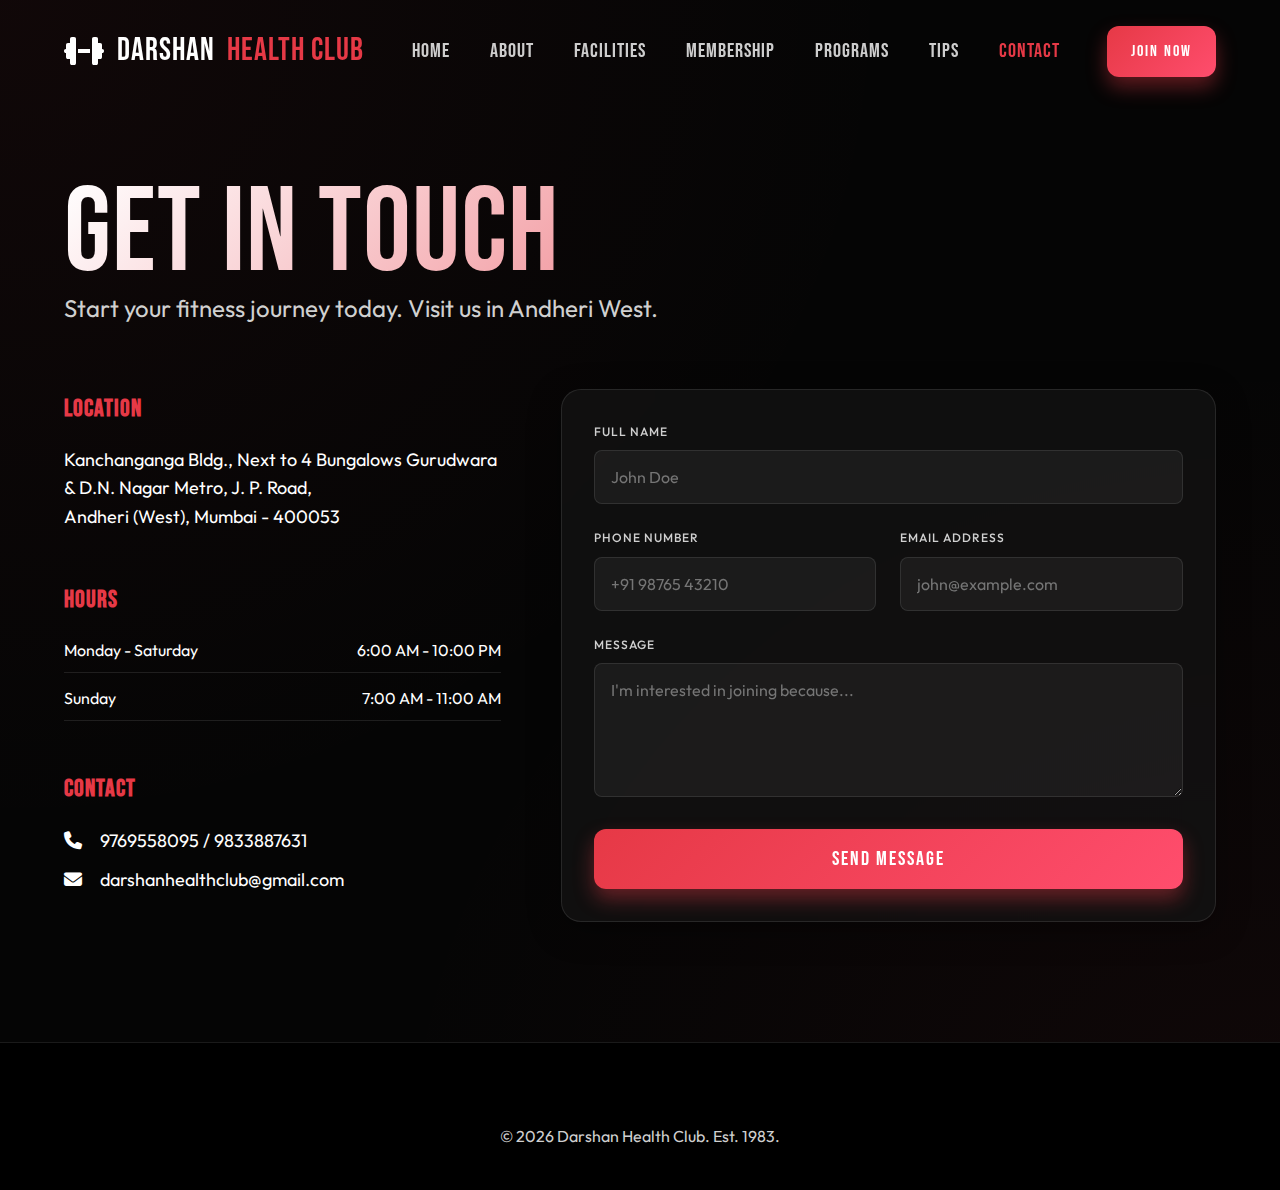
<file: contact.html>
<!DOCTYPE html>
<html lang="en">

<head>
    <meta charset="UTF-8">
    <meta name="viewport" content="width=device-width, initial-scale=1.0">
    <title>Contact Us | Darshan Health Club</title>
    <link rel="stylesheet" href="index.css">
    <link rel="stylesheet" href="https://cdnjs.cloudflare.com/ajax/libs/font-awesome/6.4.0/css/all.min.css">
    <style>
        .contact-grid {
            display: grid;
            grid-template-columns: 1fr 1.5fr;
            gap: 60px;
        }

        .form-group {
            margin-bottom: 24px;
        }

        input,
        textarea {
            width: 100%;
            padding: 16px;
            background: rgba(255, 255, 255, 0.05);
            border: 1px solid var(--glass-border);
            color: white;
            border-radius: 8px;
            font-family: 'Outfit', sans-serif;
            font-size: 16px;
            transition: var(--transition);
        }

        input:focus,
        textarea:focus {
            outline: none;
            border-color: var(--primary);
            background: rgba(255, 255, 255, 0.1);
        }

        label {
            display: block;
            margin-bottom: 8px;
            font-weight: 500;
            color: var(--text-muted);
            text-transform: uppercase;
            font-size: 12px;
            letter-spacing: 1px;
        }

        @media (max-width: 992px) {
            .contact-grid {
                grid-template-columns: 1fr;
            }
        }
    </style>
</head>

<body>
    <header id="header">
        <div class="container">
            <nav>
                <a href="index.html" class="logo"><i class="fas fa-dumbbell"></i> DARSHAN<span>HEALTH CLUB</span></a>
                <ul class="nav-links">
                    <li><a href="index.html">Home</a></li>
                    <li><a href="about.html">About</a></li>
                    <li><a href="facilities.html">Facilities</a></li>
                    <li><a href="membership.html">Membership</a></li>
                    <li><a href="programs.html">Programs</a></li>
                    <li><a href="tips.html">Tips</a></li>
                    <li><a href="contact.html">Contact</a></li>
                </ul>
                <a href="contact.html" class="btn btn-primary" style="padding: 12px 24px; font-size: 16px;">Join Now</a>
            </nav>
        </div>
    </header>

    <main class="section-padding" style="padding-top: 180px;">
        <div class="container">
            <div class="reveal">
                <h1 class="text-gradient">GET IN TOUCH</h1>
                <p style="font-size: 24px; color: var(--text-muted); margin-bottom: 60px;">Start your fitness journey
                    today. Visit us in Andheri West.</p>
            </div>

            <div class="contact-grid">
                <!-- Info Side -->
                <div class="reveal">
                    <div style="margin-bottom: 48px;">
                        <h3 style="color: var(--primary); margin-bottom: 16px;">LOCATION</h3>
                        <p style="font-size: 18px; line-height: 1.6;">
                            Kanchanganga Bldg., Next to 4 Bungalows Gurudwara<br>
                            & D.N. Nagar Metro, J. P. Road,<br>
                            Andheri (West), Mumbai - 400053
                        </p>
                    </div>

                    <div style="margin-bottom: 48px;">
                        <h3 style="color: var(--primary); margin-bottom: 16px;">HOURS</h3>
                        <div
                            style="display: flex; justify-content: space-between; border-bottom: 1px solid rgba(255,255,255,0.1); padding-bottom: 8px; margin-bottom: 12px;">
                            <span>Monday - Saturday</span>
                            <span>6:00 AM - 10:00 PM</span>
                        </div>
                        <div
                            style="display: flex; justify-content: space-between; border-bottom: 1px solid rgba(255,255,255,0.1); padding-bottom: 8px;">
                            <span>Sunday</span>
                            <span>7:00 AM - 11:00 AM</span>
                        </div>
                    </div>

                    <div>
                        <h3 style="color: var(--primary); margin-bottom: 16px;">CONTACT</h3>
                        <p style="font-size: 18px; margin-bottom: 8px;"><i class="fas fa-phone"
                                style="margin-right: 12px; width: 20px;"></i> 9769558095 / 9833887631</p>
                        <p style="font-size: 18px;"><i class="fas fa-envelope"
                                style="margin-right: 12px; width: 20px;"></i> darshanhealthclub@gmail.com</p>
                    </div>
                </div>

                <!-- Form Side -->
                <div class="glass glass-card reveal">
                    <form id="contactForm">
                        <div class="form-group">
                            <label for="name">Full Name</label>
                            <input type="text" id="name" placeholder="John Doe" required>
                        </div>
                        <div style="display: grid; grid-template-columns: 1fr 1fr; gap: 24px;">
                            <div class="form-group">
                                <label for="phone">Phone Number</label>
                                <input type="tel" id="phone" placeholder="+91 98765 43210" required>
                            </div>
                            <div class="form-group">
                                <label for="email">Email Address</label>
                                <input type="email" id="email" placeholder="john@example.com" required>
                            </div>
                        </div>
                        <div class="form-group">
                            <label for="message">Message</label>
                            <textarea id="message" rows="5" placeholder="I'm interested in joining because..."
                                required></textarea>
                        </div>
                        <button type="submit" class="btn btn-primary" style="width: 100%;">Send Message</button>
                    </form>
                </div>
            </div>
        </div>
    </main>

    <footer>
        <div class="container">
            <p style="text-align: center; color: var(--text-muted);">&copy; 2026 Darshan Health Club. Est. 1983.</p>
        </div>
    </footer>
    <script src="script.js"></script>
</body>

</html>
</file>
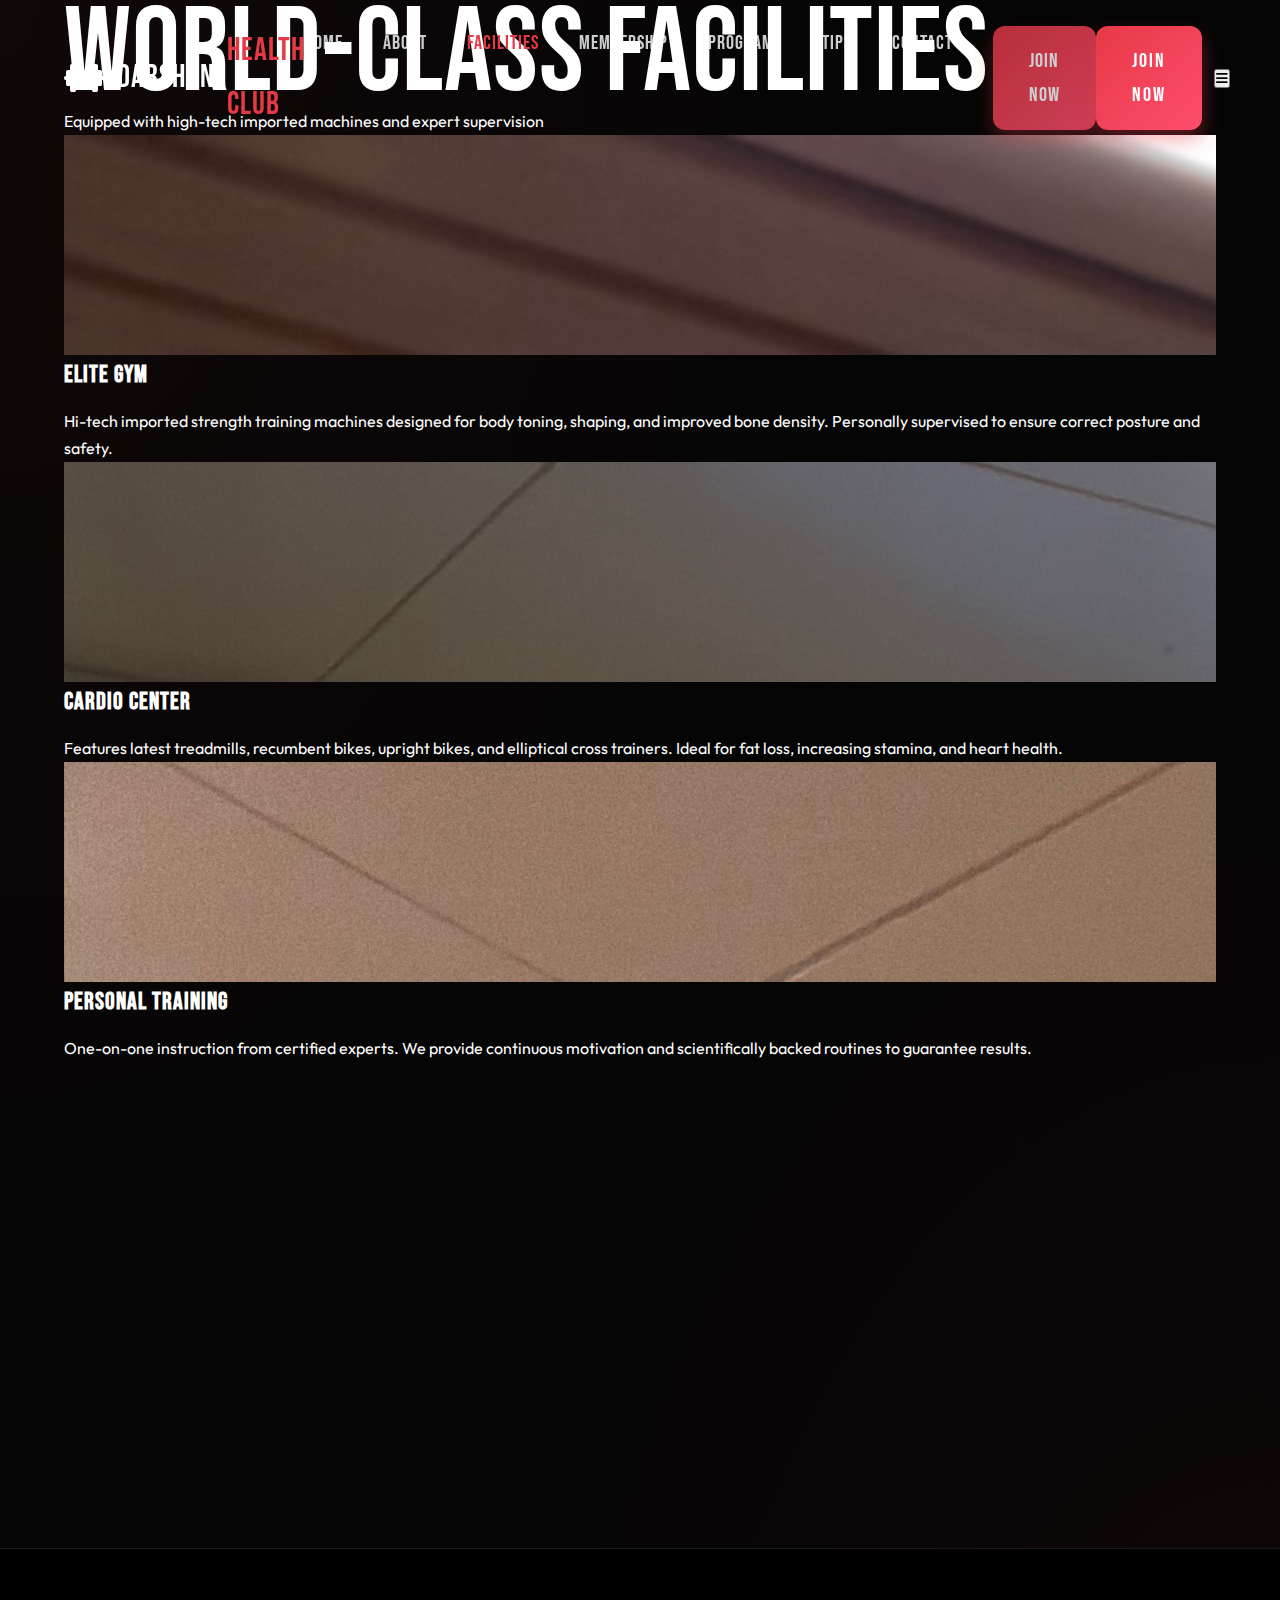
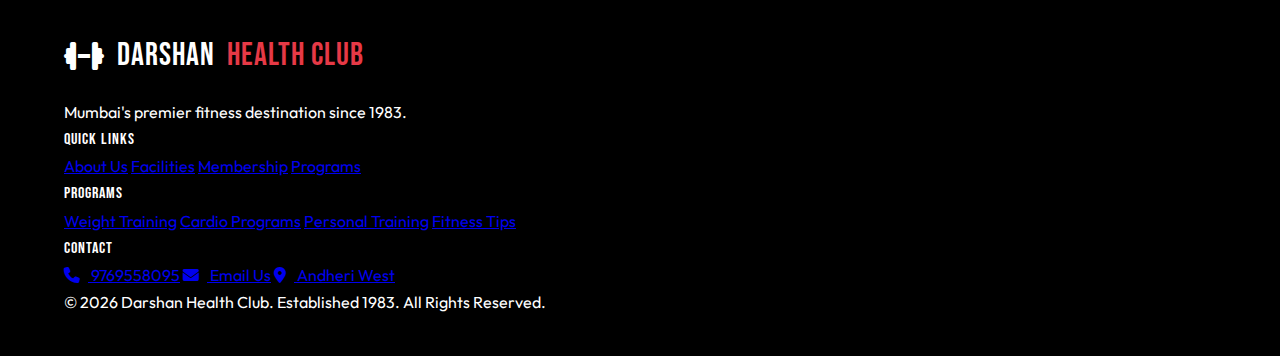
<file: facilities.html>
<!DOCTYPE html>
<html lang="en">

<head>
    <meta charset="UTF-8">
    <meta name="viewport" content="width=device-width, initial-scale=1.0">
    <title>Facilities | Darshan Health Club</title>
    <meta name="description"
        content="World-class gym facilities with imported equipment at Darshan Health Club Mumbai.">
    <link rel="stylesheet" href="index.css">
    <link rel="stylesheet" href="https://cdnjs.cloudflare.com/ajax/libs/font-awesome/6.4.0/css/all.min.css">
</head>

<body>
    <!-- Header -->
    <header id="header">
        <div class="container">
            <nav>
                <a href="index.html" class="logo">
                    <i class="fas fa-dumbbell"></i>
                    DARSHAN <span>HEALTH CLUB</span>
                </a>
                <ul class="nav-links">
                    <li><a href="index.html">Home</a></li>
                    <li><a href="about.html">About</a></li>
                    <li><a href="facilities.html" class="active">Facilities</a></li>
                    <li><a href="membership.html">Membership</a></li>
                    <li><a href="programs.html">Programs</a></li>
                    <li><a href="tips.html">Tips</a></li>
                    <li><a href="contact.html">Contact</a></li>
                    <li><a href="contact.html" class="btn btn-primary btn-mobile-only">Join Now</a></li>
                </ul>
                <div style="display: flex; gap: 12px; align-items: center;">
                    <a href="contact.html" class="btn btn-primary header-btn">Join Now</a>
                    <button class="menu-toggle" aria-label="Toggle Menu">
                        <i class="fas fa-bars"></i>
                    </button>
                </div>
            </nav>
        </div>
    </header>

    <main>
        <!-- Page Header -->
        <section class="page-header">
            <div class="container">
                <h1 class="reveal">WORLD-CLASS FACILITIES</h1>
                <p class="reveal">Equipped with high-tech imported machines and expert supervision</p>
            </div>
        </section>

        <!-- Facilities Grid -->
        <section class="section">
            <div class="container">
                <div class="services-grid" style="grid-template-columns: repeat(2, 1fr);">
                    <div class="service-card reveal">
                        <div class="service-card-image" style="background-image: url('equipment.jpg'); height: 220px;">
                        </div>
                        <div class="service-card-content">
                            <h3>ELITE GYM</h3>
                            <p>Hi-tech imported strength training machines designed for body toning, shaping, and
                                improved bone density. Personally supervised to ensure correct posture and safety.</p>
                        </div>
                    </div>
                    <div class="service-card reveal">
                        <div class="service-card-image" style="background-image: url('equipment2.jpg'); height: 220px;">
                        </div>
                        <div class="service-card-content">
                            <h3>CARDIO CENTER</h3>
                            <p>Features latest treadmills, recumbent bikes, upright bikes, and elliptical cross
                                trainers. Ideal for fat loss, increasing stamina, and heart health.</p>
                        </div>
                    </div>
                    <div class="service-card reveal">
                        <div class="service-card-image" style="background-image: url('dumbelrack.jpg'); height: 220px;">
                        </div>
                        <div class="service-card-content">
                            <h3>PERSONAL TRAINING</h3>
                            <p>One-on-one instruction from certified experts. We provide continuous motivation and
                                scientifically backed routines to guarantee results.</p>
                        </div>
                    </div>
                    <div class="service-card reveal">
                        <div class="service-card-image" style="background-image: url('reception.jpg'); height: 220px;">
                        </div>
                        <div class="service-card-content">
                            <h3>FUNCTIONAL TRAINING</h3>
                            <p>Dynamic exercise programs using functional trainers that work every single body part.
                                Improve agility, mobility, and real-world strength.</p>
                        </div>
                    </div>
                </div>
            </div>
        </section>

        <!-- CTA Section -->
        <section class="cta-section">
            <div class="container">
                <h2 class="reveal">EXPERIENCE OUR FACILITIES</h2>
                <p class="reveal">Schedule a visit and see our equipment in action</p>
                <a href="contact.html" class="btn btn-outline-light reveal">Contact Us</a>
            </div>
        </section>
    </main>

    <!-- Footer -->
    <footer>
        <div class="container">
            <div class="footer-content">
                <div class="footer-brand">
                    <a href="index.html" class="logo">
                        <i class="fas fa-dumbbell"></i>
                        DARSHAN <span>HEALTH CLUB</span>
                    </a>
                    <p style="margin-top: 16px;">Mumbai's premier fitness destination since 1983.</p>
                </div>
                <div class="footer-column">
                    <h4>QUICK LINKS</h4>
                    <a href="about.html">About Us</a>
                    <a href="facilities.html">Facilities</a>
                    <a href="membership.html">Membership</a>
                    <a href="programs.html">Programs</a>
                </div>
                <div class="footer-column">
                    <h4>PROGRAMS</h4>
                    <a href="programs.html">Weight Training</a>
                    <a href="programs.html">Cardio Programs</a>
                    <a href="programs.html">Personal Training</a>
                    <a href="tips.html">Fitness Tips</a>
                </div>
                <div class="footer-column">
                    <h4>CONTACT</h4>
                    <a href="tel:9769558095"><i class="fas fa-phone" style="margin-right: 8px;"></i> 9769558095</a>
                    <a href="mailto:darshanhealthclub@gmail.com"><i class="fas fa-envelope"
                            style="margin-right: 8px;"></i> Email Us</a>
                    <a href="contact.html"><i class="fas fa-map-marker-alt" style="margin-right: 8px;"></i> Andheri
                        West</a>
                </div>
            </div>
            <div class="footer-bottom">
                <p>&copy; 2026 Darshan Health Club. Established 1983. All Rights Reserved.</p>
            </div>
        </div>
    </footer>

    <script src="script.js"></script>
</body>

</html>
</file>
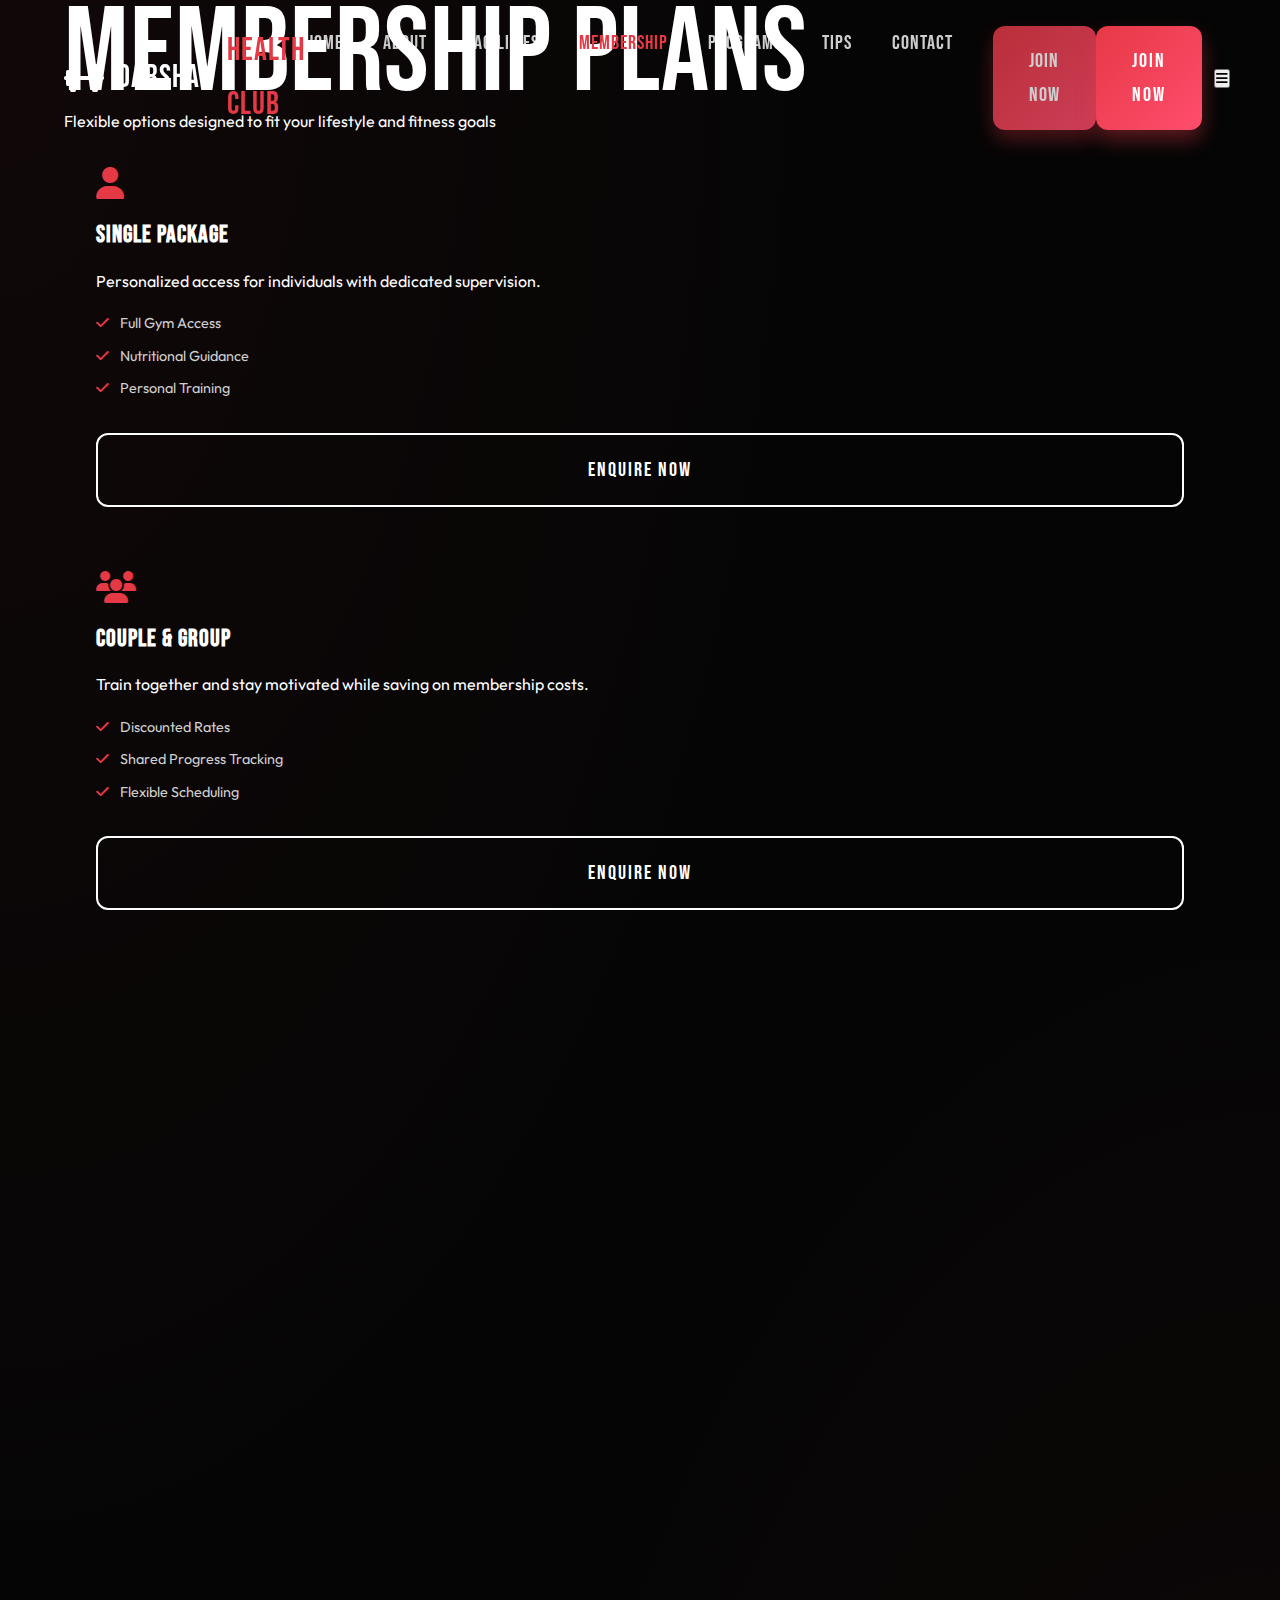
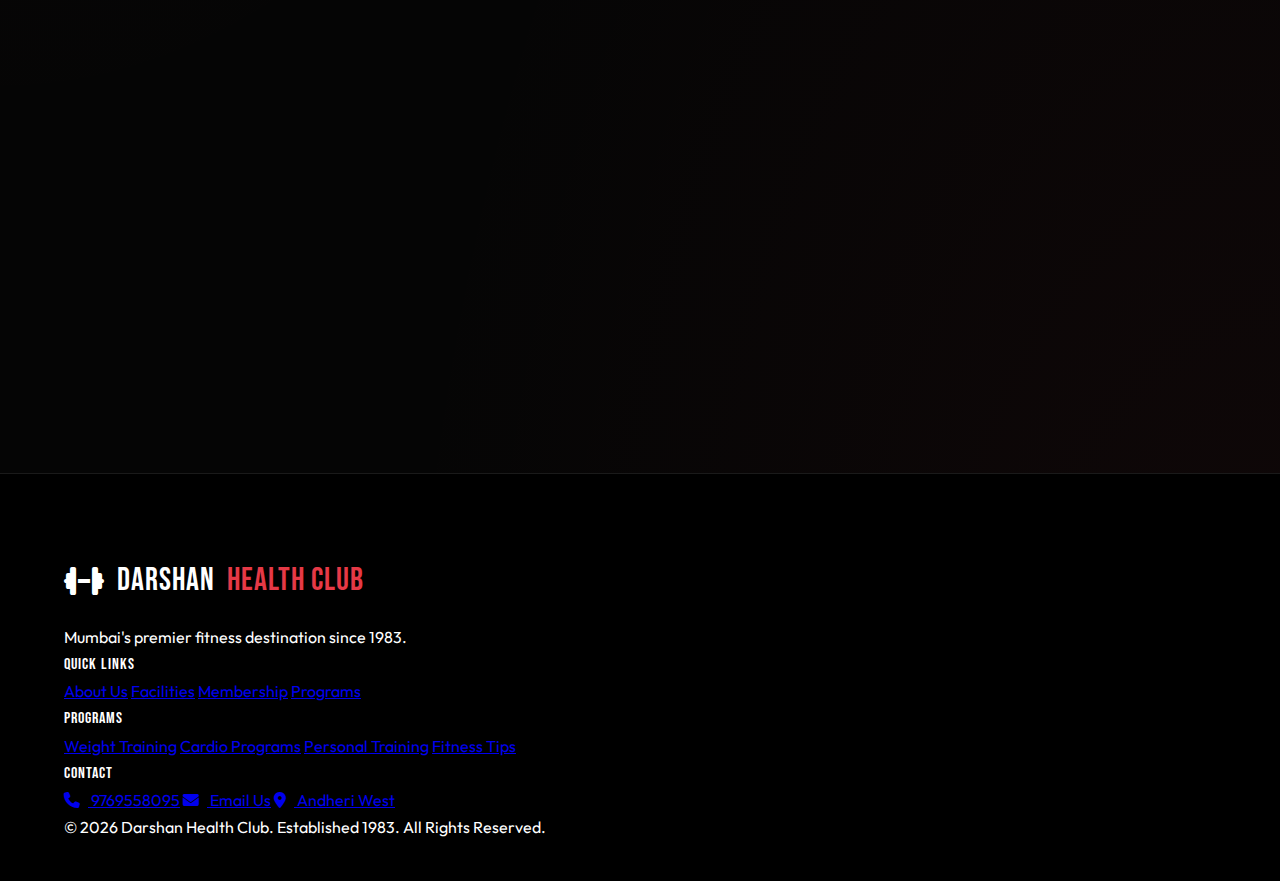
<file: membership.html>
<!DOCTYPE html>
<html lang="en">

<head>
    <meta charset="UTF-8">
    <meta name="viewport" content="width=device-width, initial-scale=1.0">
    <title>Membership | Darshan Health Club</title>
    <meta name="description" content="Flexible membership plans at Darshan Health Club Mumbai.">
    <link rel="stylesheet" href="index.css">
    <link rel="stylesheet" href="https://cdnjs.cloudflare.com/ajax/libs/font-awesome/6.4.0/css/all.min.css">
</head>

<body>
    <!-- Header -->
    <header id="header">
        <div class="container">
            <nav>
                <a href="index.html" class="logo">
                    <i class="fas fa-dumbbell"></i>
                    DARSHAN <span>HEALTH CLUB</span>
                </a>
                <ul class="nav-links">
                    <li><a href="index.html">Home</a></li>
                    <li><a href="about.html">About</a></li>
                    <li><a href="facilities.html">Facilities</a></li>
                    <li><a href="membership.html" class="active">Membership</a></li>
                    <li><a href="programs.html">Programs</a></li>
                    <li><a href="tips.html">Tips</a></li>
                    <li><a href="contact.html">Contact</a></li>
                    <li><a href="contact.html" class="btn btn-primary btn-mobile-only">Join Now</a></li>
                </ul>
                <div style="display: flex; gap: 12px; align-items: center;">
                    <a href="contact.html" class="btn btn-primary header-btn">Join Now</a>
                    <button class="menu-toggle" aria-label="Toggle Menu">
                        <i class="fas fa-bars"></i>
                    </button>
                </div>
            </nav>
        </div>
    </header>

    <main>
        <!-- Page Header -->
        <section class="page-header">
            <div class="container">
                <h1 class="reveal">MEMBERSHIP PLANS</h1>
                <p class="reveal">Flexible options designed to fit your lifestyle and fitness goals</p>
            </div>
        </section>

        <!-- Membership Plans -->
        <section class="section">
            <div class="container">
                <div class="services-grid">
                    <div class="service-card reveal">
                        <div class="service-card-content" style="padding: 32px;">
                            <i class="fas fa-user"
                                style="font-size: 2rem; color: var(--primary); margin-bottom: 16px;"></i>
                            <h3>SINGLE PACKAGE</h3>
                            <p>Personalized access for individuals with dedicated supervision.</p>
                            <ul style="list-style: none; margin: 16px 0; color: var(--text-muted); font-size: 0.9rem;">
                                <li style="margin-bottom: 8px;"><i class="fas fa-check"
                                        style="color: var(--primary); margin-right: 8px;"></i> Full Gym Access</li>
                                <li style="margin-bottom: 8px;"><i class="fas fa-check"
                                        style="color: var(--primary); margin-right: 8px;"></i> Nutritional Guidance
                                </li>
                                <li><i class="fas fa-check" style="color: var(--primary); margin-right: 8px;"></i>
                                    Personal Training</li>
                            </ul>
                            <a href="contact.html" class="btn btn-outline"
                                style="width: 100%; margin-top: 16px;">Enquire Now</a>
                        </div>
                    </div>
                    <div class="service-card reveal">
                        <div class="service-card-content" style="padding: 32px;">
                            <i class="fas fa-users"
                                style="font-size: 2rem; color: var(--primary); margin-bottom: 16px;"></i>
                            <h3>COUPLE & GROUP</h3>
                            <p>Train together and stay motivated while saving on membership costs.</p>
                            <ul style="list-style: none; margin: 16px 0; color: var(--text-muted); font-size: 0.9rem;">
                                <li style="margin-bottom: 8px;"><i class="fas fa-check"
                                        style="color: var(--primary); margin-right: 8px;"></i> Discounted Rates</li>
                                <li style="margin-bottom: 8px;"><i class="fas fa-check"
                                        style="color: var(--primary); margin-right: 8px;"></i> Shared Progress
                                    Tracking</li>
                                <li><i class="fas fa-check" style="color: var(--primary); margin-right: 8px;"></i>
                                    Flexible Scheduling</li>
                            </ul>
                            <a href="contact.html" class="btn btn-outline"
                                style="width: 100%; margin-top: 16px;">Enquire Now</a>
                        </div>
                    </div>
                    <div class="service-card reveal">
                        <div class="service-card-content" style="padding: 32px;">
                            <i class="fas fa-graduation-cap"
                                style="font-size: 2rem; color: var(--primary); margin-bottom: 16px;"></i>
                            <h3>STUDENT SPECIAL</h3>
                            <p>Budget-friendly plans for students to prioritize health alongside studies.</p>
                            <ul style="list-style: none; margin: 16px 0; color: var(--text-muted); font-size: 0.9rem;">
                                <li style="margin-bottom: 8px;"><i class="fas fa-check"
                                        style="color: var(--primary); margin-right: 8px;"></i> Valid ID Required
                                </li>
                                <li style="margin-bottom: 8px;"><i class="fas fa-check"
                                        style="color: var(--primary); margin-right: 8px;"></i> All Facility Access
                                </li>
                                <li><i class="fas fa-check" style="color: var(--primary); margin-right: 8px;"></i>
                                    Special Discount</li>
                            </ul>
                            <a href="contact.html" class="btn btn-outline"
                                style="width: 100%; margin-top: 16px;">Enquire Now</a>
                        </div>
                    </div>
                    <div class="service-card reveal" style="border: 2px solid var(--primary);">
                        <div class="service-card-content" style="padding: 32px;">
                            <span
                                style="background: var(--primary); color: white; padding: 4px 12px; font-size: 0.7rem; font-weight: 600; border-radius: 2px; display: inline-block; margin-bottom: 16px;">RECOMMENDED</span>
                            <i class="fas fa-building"
                                style="font-size: 2rem; color: var(--primary); margin-bottom: 16px; display: block;"></i>
                            <h3>CORPORATE PLANS</h3>
                            <p>Boost employee productivity and stress relief with tailored corporate packages.</p>
                            <a href="contact.html" class="btn btn-primary"
                                style="width: 100%; margin-top: 16px; color: white;">Enquire Now</a>
                        </div>
                    </div>
                </div>
            </div>
        </section>

        <!-- Referral Section -->
        <section class="section">
            <div class="container">
                <div class="glass glass-card text-center reveal"
                    style="padding: 48px; max-width: 600px; margin: 0 auto;">
                    <i class="fas fa-gift" style="font-size: 2.5rem; color: var(--primary); margin-bottom: 20px;"></i>
                    <h2 class="text-gradient">REFERRAL PROGRAM</h2>
                    <p style="font-size: 1.1rem; font-weight: 600; color: var(--text-dark); margin: 16px 0;">REFER 1
                        FRIEND = GET 1 MONTH FREE</p>
                    <p class="text-muted">Invite your friends to Darshan Health Club and grow the community together.
                    </p>
                </div>
            </div>
        </section>
    </main>

    <!-- Footer -->
    <footer>
        <div class="container">
            <div class="footer-content">
                <div class="footer-brand">
                    <a href="index.html" class="logo">
                        <i class="fas fa-dumbbell"></i>
                        DARSHAN <span>HEALTH CLUB</span>
                    </a>
                    <p style="margin-top: 16px;">Mumbai's premier fitness destination since 1983.</p>
                </div>
                <div class="footer-column">
                    <h4>QUICK LINKS</h4>
                    <a href="about.html">About Us</a>
                    <a href="facilities.html">Facilities</a>
                    <a href="membership.html">Membership</a>
                    <a href="programs.html">Programs</a>
                </div>
                <div class="footer-column">
                    <h4>PROGRAMS</h4>
                    <a href="programs.html">Weight Training</a>
                    <a href="programs.html">Cardio Programs</a>
                    <a href="programs.html">Personal Training</a>
                    <a href="tips.html">Fitness Tips</a>
                </div>
                <div class="footer-column">
                    <h4>CONTACT</h4>
                    <a href="tel:9769558095"><i class="fas fa-phone" style="margin-right: 8px;"></i> 9769558095</a>
                    <a href="mailto:darshanhealthclub@gmail.com"><i class="fas fa-envelope"
                            style="margin-right: 8px;"></i> Email Us</a>
                    <a href="contact.html"><i class="fas fa-map-marker-alt" style="margin-right: 8px;"></i> Andheri
                        West</a>
                </div>
            </div>
            <div class="footer-bottom">
                <p>&copy; 2026 Darshan Health Club. Established 1983. All Rights Reserved.</p>
            </div>
        </div>
    </footer>

    <script src="script.js"></script>
</body>

</html>
</file>
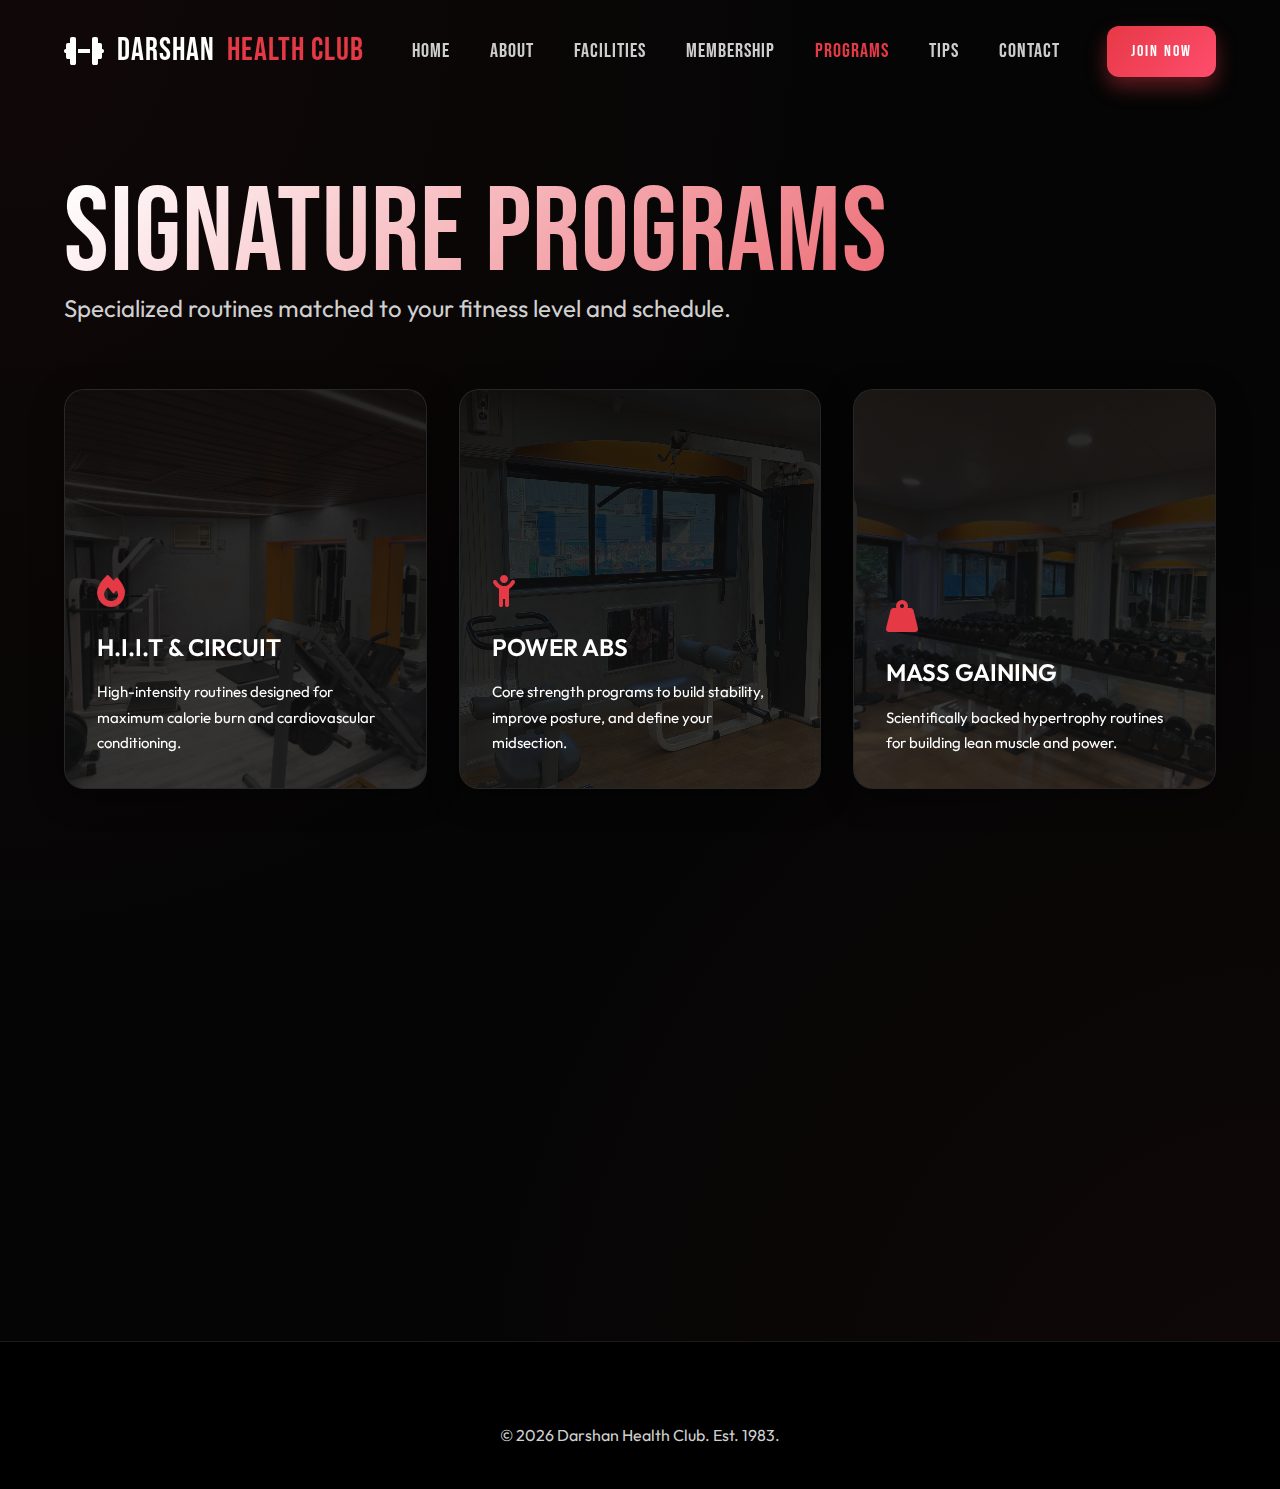
<file: programs.html>
<!DOCTYPE html>
<html lang="en">

<head>
    <meta charset="UTF-8">
    <meta name="viewport" content="width=device-width, initial-scale=1.0">
    <title>Training Programs | Darshan Health Club</title>
    <link rel="stylesheet" href="index.css">
    <link rel="stylesheet" href="https://cdnjs.cloudflare.com/ajax/libs/font-awesome/6.4.0/css/all.min.css">
</head>

<body>
    <header id="header">
        <div class="container">
            <nav>
                <a href="index.html" class="logo"><i class="fas fa-dumbbell"></i> DARSHAN<span>HEALTH CLUB</span></a>
                <ul class="nav-links">
                    <li><a href="index.html">Home</a></li>
                    <li><a href="about.html">About</a></li>
                    <li><a href="facilities.html">Facilities</a></li>
                    <li><a href="membership.html">Membership</a></li>
                    <li><a href="programs.html">Programs</a></li>
                    <li><a href="tips.html">Tips</a></li>
                    <li><a href="contact.html">Contact</a></li>
                </ul>
                <a href="contact.html" class="btn btn-primary" style="padding: 12px 24px; font-size: 16px;">Join Now</a>
            </nav>
        </div>
    </header>

    <main class="section-padding" style="padding-top: 180px;">
        <div class="container">
            <div class="reveal">
                <h1 class="text-gradient">SIGNATURE PROGRAMS</h1>
                <p style="font-size: 24px; color: var(--text-muted); margin-bottom: 60px;">Specialized routines matched
                    to your fitness level and schedule.</p>
            </div>

            <div class="grid">
                <div class="glass glass-card reveal">
                    <div class="glass-card-img" style="background-image: url('equipment.jpg');"></div>
                    <i class="fas fa-fire" style="font-size: 32px; color: var(--primary); margin-bottom: 20px;"></i>
                    <h3>H.I.I.T & CIRCUIT</h3>
                    <p class="text-muted" style="font-size: 15px;">High-intensity routines designed for maximum calorie
                        burn and cardiovascular conditioning.</p>
                </div>
                <div class="glass glass-card reveal">
                    <div class="glass-card-img" style="background-image: url('equipment2.jpg');"></div>
                    <i class="fas fa-child-reaching"
                        style="font-size: 32px; color: var(--primary); margin-bottom: 20px;"></i>
                    <h3>POWER ABS</h3>
                    <p class="text-muted" style="font-size: 15px;">Core strength programs to build stability, improve
                        posture, and define your midsection.</p>
                </div>
                <div class="glass glass-card reveal">
                    <div class="glass-card-img" style="background-image: url('dumbelrack.jpg');"></div>
                    <i class="fas fa-weight-hanging"
                        style="font-size: 32px; color: var(--primary); margin-bottom: 20px;"></i>
                    <h3>MASS GAINING</h3>
                    <p class="text-muted" style="font-size: 15px;">Scientifically backed hypertrophy routines for
                        building lean muscle and power.</p>
                </div>
                <div class="glass glass-card reveal">
                    <div class="glass-card-img" style="background-image: url('reception.jpg');"></div>
                    <i class="fas fa-gauge-high"
                        style="font-size: 32px; color: var(--primary); margin-bottom: 20px;"></i>
                    <h3>CARDIO COMBINATIONS</h3>
                    <p class="text-muted" style="font-size: 15px;">7 distinct types of cardio routines, from fat loss
                        cycles to endurance building.</p>
                </div>
                <div class="glass glass-card reveal">
                    <div class="glass-card-img" style="background-image: url('equipment.jpg');"></div>
                    <i class="fas fa-puzzle-piece"
                        style="font-size: 32px; color: var(--primary); margin-bottom: 20px;"></i>
                    <h3>SPLIT WORKOUTS</h3>
                    <p class="text-muted" style="font-size: 15px;">Custom split routines modeled after traditional
                        physical culture for targeted results.</p>
                </div>
            </div>
        </div>
    </main>

    <footer>
        <div class="container">
            <p style="text-align: center; color: var(--text-muted);">&copy; 2026 Darshan Health Club. Est. 1983.</p>
        </div>
    </footer>
    <script src="script.js"></script>
</body>

</html>
</file>
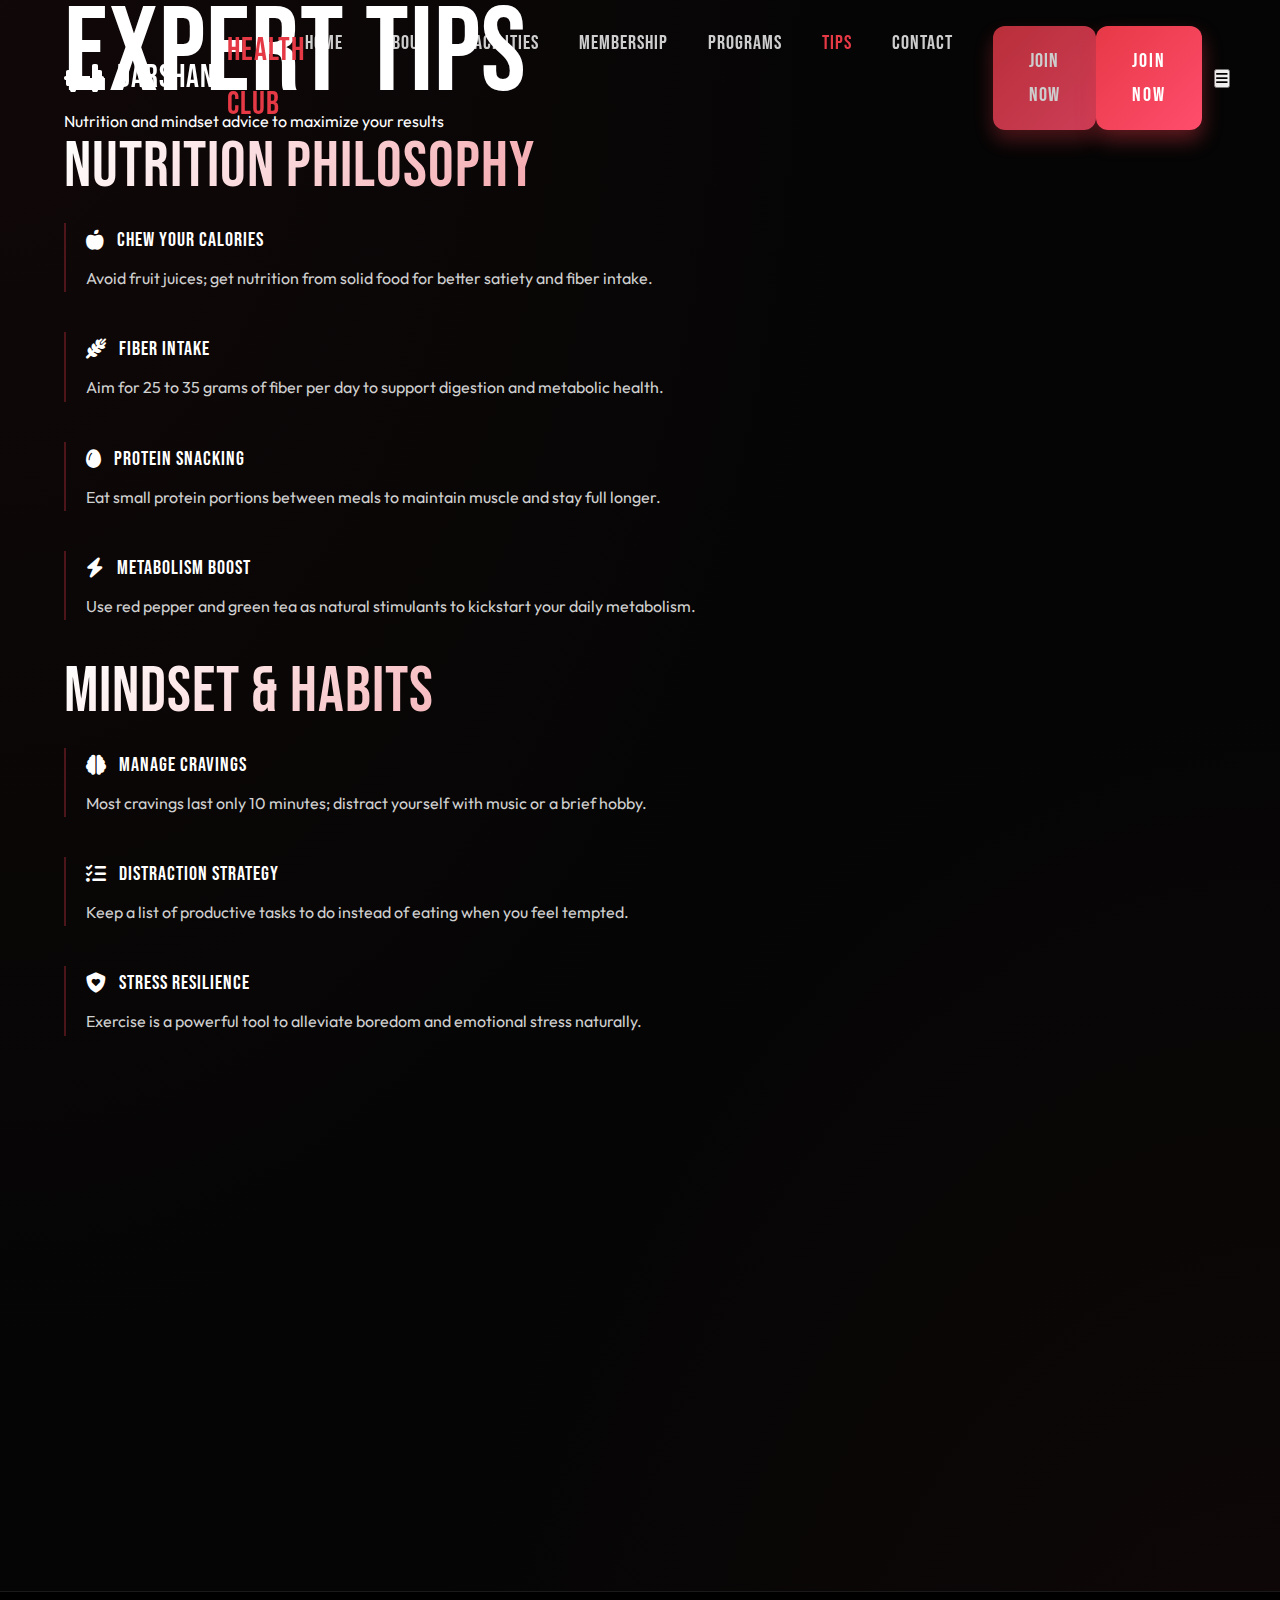
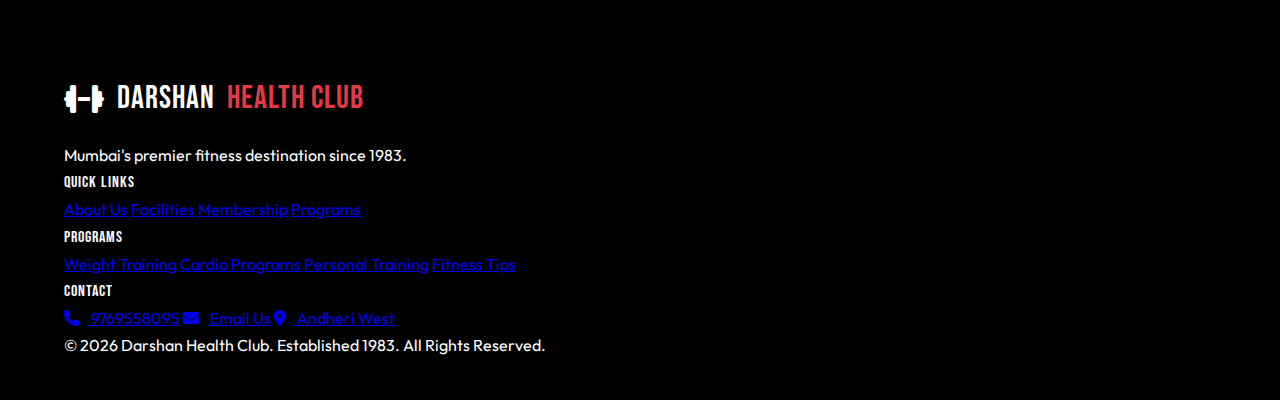
<file: tips.html>
<!DOCTYPE html>
<html lang="en">

<head>
    <meta charset="UTF-8">
    <meta name="viewport" content="width=device-width, initial-scale=1.0">
    <title>Fitness Tips | Darshan Health Club</title>
    <meta name="description" content="Expert nutrition and fitness tips from Darshan Health Club Mumbai.">
    <link rel="stylesheet" href="index.css">
    <link rel="stylesheet" href="https://cdnjs.cloudflare.com/ajax/libs/font-awesome/6.4.0/css/all.min.css">
</head>

<body>
    <!-- Header -->
    <header id="header">
        <div class="container">
            <nav>
                <a href="index.html" class="logo">
                    <i class="fas fa-dumbbell"></i>
                    DARSHAN <span>HEALTH CLUB</span>
                </a>
                <ul class="nav-links">
                    <li><a href="index.html">Home</a></li>
                    <li><a href="about.html">About</a></li>
                    <li><a href="facilities.html">Facilities</a></li>
                    <li><a href="membership.html">Membership</a></li>
                    <li><a href="programs.html">Programs</a></li>
                    <li><a href="tips.html" class="active">Tips</a></li>
                    <li><a href="contact.html">Contact</a></li>
                    <li><a href="contact.html" class="btn btn-primary btn-mobile-only">Join Now</a></li>
                </ul>
                <div style="display: flex; gap: 12px; align-items: center;">
                    <a href="contact.html" class="btn btn-primary header-btn">Join Now</a>
                    <button class="menu-toggle" aria-label="Toggle Menu">
                        <i class="fas fa-bars"></i>
                    </button>
                </div>
            </nav>
        </div>
    </header>

    <main>
        <!-- Page Header -->
        <section class="page-header">
            <div class="container">
                <h1 class="reveal">EXPERT TIPS</h1>
                <p class="reveal">Nutrition and mindset advice to maximize your results</p>
            </div>
        </section>

        <!-- Tips Content -->
        <section class="section">
            <div class="container">
                <div class="grid-2" style="align-items: start;">
                    <!-- Nutrition -->
                    <div class="reveal">
                        <h2 class="text-gradient" style="margin-bottom: 24px;">NUTRITION PHILOSOPHY</h2>
                        <div class="tip-item">
                            <h4><i class="fas fa-apple-whole"></i> Chew Your Calories</h4>
                            <p>Avoid fruit juices; get nutrition from solid food for better satiety and fiber intake.
                            </p>
                        </div>
                        <div class="tip-item">
                            <h4><i class="fas fa-wheat-awn"></i> Fiber Intake</h4>
                            <p>Aim for 25 to 35 grams of fiber per day to support digestion and metabolic health.</p>
                        </div>
                        <div class="tip-item">
                            <h4><i class="fas fa-egg"></i> Protein Snacking</h4>
                            <p>Eat small protein portions between meals to maintain muscle and stay full longer.</p>
                        </div>
                        <div class="tip-item">
                            <h4><i class="fas fa-bolt"></i> Metabolism Boost</h4>
                            <p>Use red pepper and green tea as natural stimulants to kickstart your daily metabolism.
                            </p>
                        </div>
                    </div>

                    <!-- Mindset -->
                    <div class="reveal">
                        <h2 class="text-gradient" style="margin-bottom: 24px;">MINDSET & HABITS</h2>
                        <div class="tip-item">
                            <h4><i class="fas fa-brain"></i> Manage Cravings</h4>
                            <p>Most cravings last only 10 minutes; distract yourself with music or a brief hobby.</p>
                        </div>
                        <div class="tip-item">
                            <h4><i class="fas fa-list-check"></i> Distraction Strategy</h4>
                            <p>Keep a list of productive tasks to do instead of eating when you feel tempted.</p>
                        </div>
                        <div class="tip-item">
                            <h4><i class="fas fa-shield-heart"></i> Stress Resilience</h4>
                            <p>Exercise is a powerful tool to alleviate boredom and emotional stress naturally.</p>
                        </div>
                    </div>
                </div>
            </div>
        </section>

        <!-- Benefits Section -->
        <section class="section">
            <div class="container">
                <div class="section-header reveal">
                    <h2>WHY EXERCISE MATTERS</h2>
                    <p>The science-backed benefits of regular physical activity</p>
                </div>
                <div class="grid">
                    <div class="glass glass-card reveal text-center">
                        <i class="fas fa-heart"
                            style="font-size: 2rem; color: var(--primary); margin-bottom: 16px;"></i>
                        <h3>HEART HEALTH</h3>
                        <p>A vital investment for blood pressure, cholesterol, and heart disease prevention.</p>
                    </div>
                    <div class="glass glass-card reveal text-center">
                        <i class="fas fa-weight-scale"
                            style="font-size: 2rem; color: var(--primary); margin-bottom: 16px;"></i>
                        <h3>VISIBLE RESULTS</h3>
                        <p>Expect weight loss, improved skin tone, bone density, and flexibility.</p>
                    </div>
                    <div class="glass glass-card reveal text-center">
                        <i class="fas fa-spa" style="font-size: 2rem; color: var(--primary); margin-bottom: 16px;"></i>
                        <h3>WELLNESS</h3>
                        <p>Enhanced capacity to manage physical and emotional day-to-day stress.</p>
                    </div>
                </div>
            </div>
        </section>
    </main>

    <!-- Footer -->
    <footer>
        <div class="container">
            <div class="footer-content">
                <div class="footer-brand">
                    <a href="index.html" class="logo">
                        <i class="fas fa-dumbbell"></i>
                        DARSHAN <span>HEALTH CLUB</span>
                    </a>
                    <p style="margin-top: 16px;">Mumbai's premier fitness destination since 1983.</p>
                </div>
                <div class="footer-column">
                    <h4>QUICK LINKS</h4>
                    <a href="about.html">About Us</a>
                    <a href="facilities.html">Facilities</a>
                    <a href="membership.html">Membership</a>
                    <a href="programs.html">Programs</a>
                </div>
                <div class="footer-column">
                    <h4>PROGRAMS</h4>
                    <a href="programs.html">Weight Training</a>
                    <a href="programs.html">Cardio Programs</a>
                    <a href="programs.html">Personal Training</a>
                    <a href="tips.html">Fitness Tips</a>
                </div>
                <div class="footer-column">
                    <h4>CONTACT</h4>
                    <a href="tel:9769558095"><i class="fas fa-phone" style="margin-right: 8px;"></i> 9769558095</a>
                    <a href="mailto:darshanhealthclub@gmail.com"><i class="fas fa-envelope"
                            style="margin-right: 8px;"></i> Email Us</a>
                    <a href="contact.html"><i class="fas fa-map-marker-alt" style="margin-right: 8px;"></i> Andheri
                        West</a>
                </div>
            </div>
            <div class="footer-bottom">
                <p>&copy; 2026 Darshan Health Club. Established 1983. All Rights Reserved.</p>
            </div>
        </div>
    </footer>

    <script src="script.js"></script>
</body>

</html>
</file>
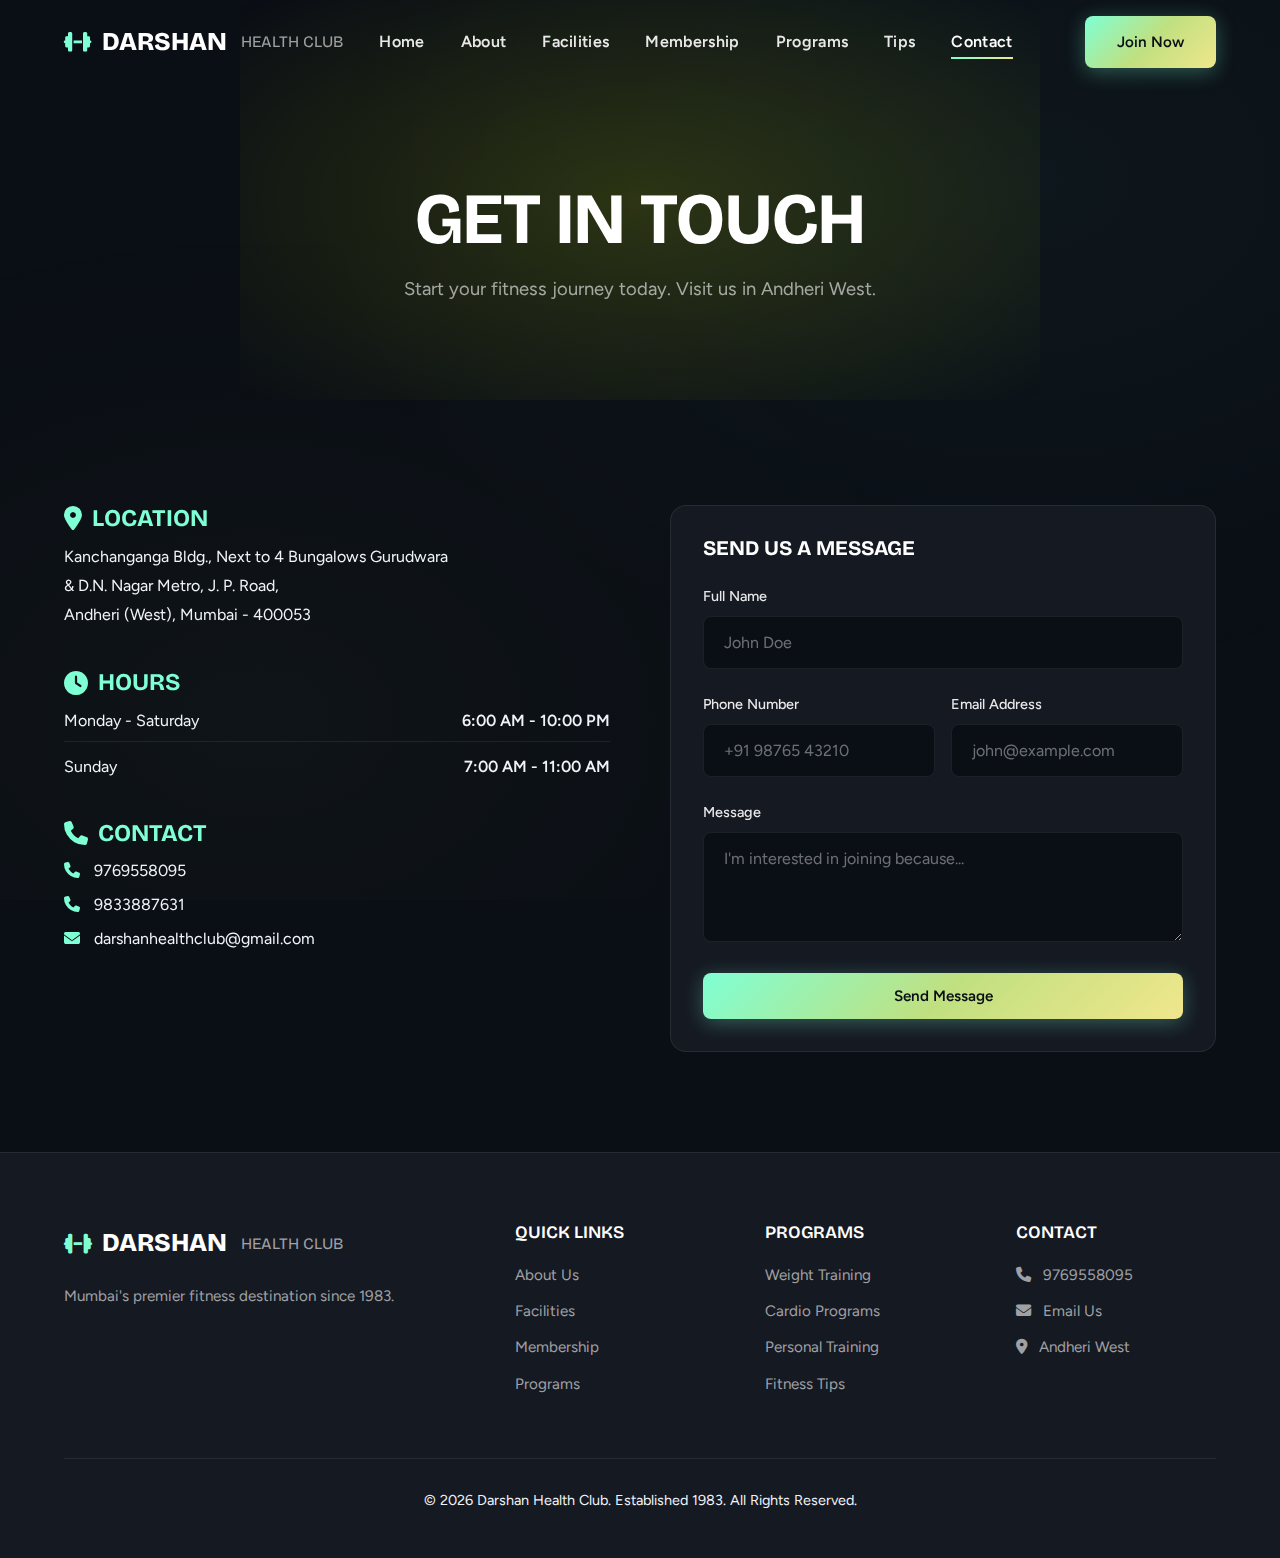
<file: standalone/contact.html>
<!DOCTYPE html>
<html lang="en">

<head>
    <meta charset="UTF-8">
    <meta name="viewport" content="width=device-width, initial-scale=1.0">
    <title>Contact Us | Darshan Health Club</title>
    <meta name="description" content="Get in touch with Darshan Health Club in Andheri West, Mumbai.">
    <style>
@import url('https://fonts.googleapis.com/css2?family=Bricolage+Grotesque:wght@400;500;600;700;800&family=Figtree:wght@300;400;500;600;700&display=swap');

/* ========================================
   DESIGN SYSTEM - REACTBITS INSPIRED
   Dark theme with premium purple gradients
   ======================================== */

:root {
    /* Colors - Cult.fit Inspired Theme */
    --bg-dark: #0a0e15;
    --bg-card: #151922;
    --bg-card-hover: #1d232e;
    --bg-elevated: #242b38;

    /* Accent Colors - Cult.fit Exact Palette */
    --primary: #7FFFD4;
    --primary-light: #90EE90;
    --primary-glow: rgba(127, 255, 212, 0.3);
    --accent-mint: #7FFFD4;
    --accent-lime: #C0E080;
    --accent-yellow: #F0E68C;
    --gradient-start: #7FFFD4;
    --gradient-middle: #C0E080;
    --gradient-end: #F0E68C;

    /* Text Colors */
    --text-white: #ffffff;
    --text-cream: #f0f4f8;
    --text-light: rgba(255, 255, 255, 0.9);
    --text-muted: rgba(255, 255, 255, 0.6);
    --text-dim: rgba(255, 255, 255, 0.4);

    /* Borders & Shadows */
    --border: rgba(255, 255, 255, 0.08);
    --border-hover: rgba(255, 255, 255, 0.15);
    --glow: 0 0 40px rgba(127, 255, 212, 0.2);

    /* Typography */
    --font-heading: 'Bricolage Grotesque', sans-serif;
    --font-body: 'Figtree', sans-serif;

    /* Transitions */
    --transition: all 0.3s cubic-bezier(0.4, 0, 0.2, 1);
    --transition-slow: all 0.5s cubic-bezier(0.4, 0, 0.2, 1);
}

* {
    margin: 0;
    padding: 0;
    box-sizing: border-box;
}

html {
    scroll-behavior: smooth;
}

body {
    font-family: var(--font-body);
    background: var(--bg-dark);
    color: var(--text-cream);
    font-size: 16px;
    line-height: 1.6;
    overflow-x: hidden;
}

/* Smooth gradient background */
body::before {
    content: '';
    position: fixed;
    top: 0;
    left: 0;
    width: 100%;
    height: 100%;
    background:
        radial-gradient(ellipse at 80% 20%, rgba(127, 255, 212, 0.04) 0%, transparent 50%),
        radial-gradient(ellipse at 20% 80%, rgba(192, 224, 128, 0.03) 0%, transparent 50%);
    pointer-events: none;
    z-index: -1;
}

/* ========================================
   TYPOGRAPHY
   ======================================== */

h1,
h2,
h3,
h4,
h5,
h6 {
    font-family: var(--font-heading);
    color: var(--text-white);
    font-weight: 700;
    line-height: 1.1;
}

h1 {
    font-size: clamp(2.5rem, 6vw, 4.5rem);
}

h2 {
    font-size: clamp(2rem, 4vw, 3rem);
}

h3 {
    font-size: 1.5rem;
}

h4 {
    font-size: 1.25rem;
}

p {
    margin-bottom: 1rem;
    color: var(--text-cream);
}

a {
    text-decoration: none;
    color: inherit;
    transition: var(--transition);
}

/* Gradient text */
.gradient-text {
    background: linear-gradient(135deg, var(--gradient-start), var(--gradient-end));
    -webkit-background-clip: text;
    background-clip: text;
    -webkit-text-fill-color: transparent;
}

/* ========================================
   LAYOUT
   ======================================== */

.container {
    max-width: 1200px;
    margin: 0 auto;
    padding: 0 24px;
}

.section {
    padding: 100px 0;
    position: relative;
}

.section-header {
    text-align: center;
    margin-bottom: 60px;
}

.section-header h2 {
    margin-bottom: 16px;
}

.section-header p {
    color: var(--text-muted);
    max-width: 600px;
    margin: 0 auto;
    font-size: 1.1rem;
}

/* ========================================
   HEADER / NAVIGATION
   ======================================== */

header {
    position: fixed;
    top: 0;
    left: 0;
    right: 0;
    z-index: 1000;
    padding: 16px 0;
    background: transparent;
    transition: var(--transition);
}

header.scrolled {
    background: rgba(6, 0, 16, 0.9);
    backdrop-filter: blur(20px);
    border-bottom: 1px solid var(--border);
}

nav {
    display: flex;
    justify-content: space-between;
    align-items: center;
}

.logo {
    font-family: var(--font-heading);
    font-size: 1.6rem;
    font-weight: 800;
    color: var(--text-white);
    display: flex;
    align-items: center;
    gap: 10px;
}

.logo i {
    color: var(--primary);
    font-size: 1.4rem;
}

.logo span {
    font-weight: 400;
    color: var(--text-muted);
    font-size: 1rem;
    margin-left: 4px;
}

.nav-links {
    display: flex;
    gap: 36px;
    list-style: none;
}

.nav-links a {
    font-size: 1rem;
    font-weight: 600;
    color: var(--text-light);
    position: relative;
    padding: 8px 0;
    letter-spacing: 0.02em;
}

.nav-links a:hover,
.nav-links a.active {
    color: var(--text-white);
}

.nav-links a::after {
    content: '';
    position: absolute;
    bottom: 0;
    left: 0;
    width: 0;
    height: 2px;
    background: linear-gradient(90deg, var(--primary), var(--gradient-end));
    transition: var(--transition);
}

.nav-links a:hover::after,
.nav-links a.active::after {
    width: 100%;
}

.menu-toggle {
    display: none;
    background: none;
    border: none;
    font-size: 1.5rem;
    color: var(--text-white);
    cursor: pointer;
}

/* ========================================
   BUTTONS
   ======================================== */

.btn {
    display: inline-flex;
    align-items: center;
    justify-content: center;
    padding: 14px 32px;
    font-family: var(--font-body);
    font-size: 0.95rem;
    font-weight: 600;
    border-radius: 8px;
    border: none;
    cursor: pointer;
    transition: var(--transition);
    position: relative;
    overflow: hidden;
}

.btn-primary {
    background: linear-gradient(135deg, #7FFFD4, #C0E080, #F0E68C);
    color: #0a0e15;
    font-weight: 600;
    box-shadow: 0 4px 20px rgba(127, 255, 212, 0.3);
}

.btn-primary:hover {
    transform: translateY(-3px);
    box-shadow: 0 8px 30px rgba(127, 255, 212, 0.4);
}

.btn-outline {
    background: transparent;
    color: var(--text-cream);
    border: 2px solid var(--border-hover);
}

.btn-outline:hover {
    border-color: var(--primary);
    color: var(--text-white);
    box-shadow: 0 0 20px rgba(234, 255, 0, 0.2);
}

.btn-mobile-only {
    display: none;
}

.header-btn {
    display: inline-flex;
}

/* ========================================
   HERO SECTION - CULT.FIT INSPIRED
   ======================================== */

.hero-fullscreen {
    position: relative;
    width: 100%;
    height: 100vh;
    min-height: 600px;
    display: flex;
    align-items: center;
    justify-content: center;
    overflow: hidden;
}

.hero-bg-image {
    position: absolute;
    top: 0;
    left: 0;
    width: 100%;
    height: 100%;
    background-size: cover;
    background-position: center;
    background-repeat: no-repeat;
    z-index: 1;
}

.hero-overlay {
    position: absolute;
    top: 0;
    left: 0;
    width: 100%;
    height: 100%;
    background: linear-gradient(to bottom,
            rgba(10, 14, 21, 0.3) 0%,
            rgba(10, 14, 21, 0.6) 50%,
            rgba(10, 14, 21, 0.9) 100%);
    z-index: 2;
}

.hero-center-content {
    position: relative;
    z-index: 3;
    text-align: center;
    padding: 0 24px;
    max-width: 900px;
    margin-top: 60px;
}

.hero-pretitle {
    font-family: var(--font-heading);
    font-size: clamp(1.2rem, 3vw, 1.8rem);
    font-weight: 500;
    color: var(--text-white);
    letter-spacing: 0.3em;
    margin-bottom: 8px;
    text-transform: uppercase;
}

.hero-brand {
    font-family: var(--font-heading);
    font-size: clamp(3.5rem, 12vw, 8rem);
    font-weight: 800;
    line-height: 0.95;
    margin-bottom: 8px;
    background: linear-gradient(135deg, #7FFFD4 0%, #C0E080 50%, #F0E68C 100%);
    -webkit-background-clip: text;
    background-clip: text;
    -webkit-text-fill-color: transparent;
    text-shadow: 0 0 80px rgba(127, 255, 212, 0.3);
    letter-spacing: -0.02em;
    display: block;
}

.hero-brand-sub {
    display: block;
    font-size: clamp(1.5rem, 5vw, 3.5rem);
    font-weight: 700;
    letter-spacing: 0.1em;
    margin-top: 4px;
    background: linear-gradient(135deg, #90EE90 0%, #F0E68C 100%);
    -webkit-background-clip: text;
    background-clip: text;
    -webkit-text-fill-color: transparent;
}

.hero-tagline {
    font-family: var(--font-body);
    font-size: clamp(1rem, 2.5vw, 1.4rem);
    font-weight: 400;
    color: var(--text-light);
    line-height: 1.6;
    margin-bottom: 40px;
    max-width: 500px;
    margin-left: auto;
    margin-right: auto;
}

.btn-hero-outline {
    display: inline-block;
    padding: 16px 40px;
    font-family: var(--font-body);
    font-size: 0.95rem;
    font-weight: 600;
    letter-spacing: 0.1em;
    text-transform: uppercase;
    color: var(--text-white);
    background: transparent;
    border: 2px solid var(--text-white);
    border-radius: 4px;
    cursor: pointer;
    transition: var(--transition);
}

.btn-hero-outline:hover {
    background: var(--text-white);
    color: var(--bg-dark);
    transform: translateY(-2px);
    box-shadow: 0 10px 30px rgba(255, 255, 255, 0.2);
}

.scroll-indicator {
    position: relative;
    margin-top: 32px;
    color: var(--text-muted);
    font-size: 1.5rem;
    animation: bounce 2s infinite;
    display: flex;
    flex-direction: column;
    align-items: center;
}

@keyframes bounce {

    0%,
    20%,
    50%,
    80%,
    100% {
        transform: translateY(0);
    }

    40% {
        transform: translateY(-10px);
    }

    60% {
        transform: translateY(-5px);
    }
}

/* Old hero styles - kept for compatibility */
.hero {
    min-height: 100vh;
    display: flex;
    align-items: center;
    position: relative;
    overflow: hidden;
    padding-top: 100px;
}

.hero::before {
    content: '';
    position: absolute;
    top: -50%;
    right: -20%;
    width: 80%;
    height: 150%;
    background: radial-gradient(ellipse, rgba(234, 255, 0, 0.08) 0%, transparent 60%);
    pointer-events: none;
}

.hero-grid {
    display: grid;
    grid-template-columns: 1fr 1fr;
    gap: 60px;
    align-items: center;
}

.hero-content {
    position: relative;
    z-index: 2;
}

.hero-tag {
    display: inline-flex;
    align-items: center;
    gap: 8px;
    background: rgba(234, 255, 0, 0.1);
    border: 1px solid rgba(234, 255, 0, 0.3);
    color: var(--primary);
    padding: 8px 16px;
    font-size: 0.85rem;
    font-weight: 600;
    border-radius: 50px;
    margin-bottom: 24px;
}

.hero h1 {
    margin-bottom: 20px;
    letter-spacing: -0.02em;
}

.hero p {
    font-size: 1.15rem;
    line-height: 1.7;
    margin-bottom: 36px;
    max-width: 500px;
}

.hero-buttons {
    display: flex;
    gap: 16px;
}

.hero-visual {
    position: relative;
}

.hero-image {
    width: 100%;
    border-radius: 16px;
    box-shadow: 0 30px 60px rgba(0, 0, 0, 0.5);
    border: 1px solid var(--border);
}

.hero-mobile-image {
    display: none;
}

/* Floating elements */
.float-element {
    position: absolute;
    background: var(--bg-card);
    border: 1px solid var(--border);
    border-radius: 12px;
    padding: 16px 20px;
    box-shadow: 0 10px 30px rgba(0, 0, 0, 0.3);
    animation: float 6s ease-in-out infinite;
}

@keyframes float {

    0%,
    100% {
        transform: translateY(0);
    }

    50% {
        transform: translateY(-10px);
    }
}

/* ========================================
   3D CAROUSEL
   ======================================== */

.carousel-section {
    padding: 80px 0 120px;
    overflow: hidden;
}

.carousel-container {
    position: relative;
    height: 400px;
    perspective: 1000px;
    max-width: 100%;
    margin: 0 auto;
}

.carousel-track {
    display: flex;
    justify-content: center;
    align-items: center;
    height: 100%;
    position: relative;
    transform-style: preserve-3d;
}

.carousel-slide {
    position: absolute;
    width: 320px;
    height: 220px;
    border-radius: 16px;
    overflow: hidden;
    cursor: pointer;
    transition: all 0.5s cubic-bezier(0.4, 0, 0.2, 1);
    box-shadow: 0 20px 50px rgba(0, 0, 0, 0.4);
    border: 1px solid var(--border);
}

.carousel-slide img {
    width: 100%;
    height: 100%;
    object-fit: cover;
}

.carousel-slide.active {
    z-index: 10;
    transform: translateX(0) scale(1.15);
    box-shadow: 0 30px 60px rgba(234, 255, 0, 0.2);
    border-color: var(--primary);
}

.carousel-slide.prev {
    transform: translateX(-280px) rotateY(25deg) scale(0.85);
    z-index: 5;
    opacity: 0.7;
}

.carousel-slide.prev-2 {
    transform: translateX(-480px) rotateY(35deg) scale(0.7);
    z-index: 3;
    opacity: 0.4;
}

.carousel-slide.next {
    transform: translateX(280px) rotateY(-25deg) scale(0.85);
    z-index: 5;
    opacity: 0.7;
}

.carousel-slide.next-2 {
    transform: translateX(480px) rotateY(-35deg) scale(0.7);
    z-index: 3;
    opacity: 0.4;
}

.carousel-slide.hidden {
    opacity: 0;
    pointer-events: none;
}

.carousel-controls {
    display: flex;
    justify-content: center;
    gap: 16px;
    margin-top: 20px;
    margin-bottom: 60px;
}

.carousel-btn {
    width: 50px;
    height: 50px;
    border-radius: 50%;
    background: var(--bg-card);
    border: 1px solid var(--border);
    color: var(--text-white);
    font-size: 1.2rem;
    cursor: pointer;
    transition: var(--transition);
    display: flex;
    align-items: center;
    justify-content: center;
}

.carousel-btn:hover {
    background: var(--primary);
    border-color: var(--primary);
    box-shadow: 0 0 20px rgba(234, 255, 0, 0.4);
}

.carousel-dots {
    display: flex;
    justify-content: center;
    gap: 10px;
    margin-top: 24px;
}

.carousel-dot {
    width: 10px;
    height: 10px;
    border-radius: 50%;
    background: var(--border);
    cursor: pointer;
    transition: var(--transition);
}

.carousel-dot.active {
    background: var(--primary);
    box-shadow: 0 0 10px rgba(234, 255, 0, 0.5);
}

/* ========================================
   STATS BAR
   ======================================== */

.stats-bar {
    background: var(--bg-card);
    padding: 50px 0;
    border-top: 1px solid var(--border);
    border-bottom: 1px solid var(--border);
}

.stats-grid {
    display: grid;
    grid-template-columns: repeat(4, 1fr);
    gap: 40px;
    text-align: center;
}

.stat-item h3 {
    font-size: 3rem;
    margin-bottom: 8px;
    background: linear-gradient(135deg, var(--primary), var(--gradient-end));
    -webkit-background-clip: text;
    background-clip: text;
    -webkit-text-fill-color: transparent;
}

.stat-item p {
    color: var(--text-muted);
    font-size: 0.95rem;
    margin: 0;
}

/* ========================================
   SERVICE CARDS
   ======================================== */

.services-grid {
    display: grid;
    grid-template-columns: repeat(4, 1fr);
    gap: 24px;
}

.service-card {
    background: var(--bg-card);
    border-radius: 16px;
    overflow: hidden;
    border: 1px solid var(--border);
    transition: var(--transition);
    position: relative;
}

.service-card::before {
    content: '';
    position: absolute;
    top: 0;
    left: 0;
    right: 0;
    height: 3px;
    background: linear-gradient(90deg, var(--primary), var(--gradient-end));
    opacity: 0;
    transition: var(--transition);
}

.service-card:hover {
    transform: translateY(-8px);
    border-color: var(--border-hover);
    box-shadow: var(--glow);
}

.service-card:hover::before {
    opacity: 1;
}

.service-card-image {
    height: 180px;
    background-size: cover;
    background-position: center;
    position: relative;
}

.service-card-image::after {
    content: '';
    position: absolute;
    bottom: 0;
    left: 0;
    right: 0;
    height: 50%;
    background: linear-gradient(to top, var(--bg-card), transparent);
}

.service-card-content {
    padding: 24px;
}

.service-card h3 {
    margin-bottom: 10px;
    font-size: 1.3rem;
}

.service-card p {
    color: var(--text-muted);
    font-size: 0.95rem;
    margin-bottom: 16px;
}

.service-card a {
    color: var(--primary);
    font-weight: 600;
    font-size: 0.9rem;
    display: inline-flex;
    align-items: center;
    gap: 6px;
}

.service-card a:hover {
    gap: 10px;
}

/* ========================================
   TEAM SECTION
   ======================================== */

.team-grid {
    display: grid;
    grid-template-columns: repeat(2, 1fr);
    gap: 40px;
    max-width: 900px;
    margin: 0 auto;
}

.team-card {
    background: var(--bg-card);
    border-radius: 16px;
    padding: 40px;
    text-align: center;
    border: 1px solid var(--border);
    transition: var(--transition);
    position: relative;
    overflow: hidden;
}

.team-card::before {
    content: '';
    position: absolute;
    top: 0;
    left: 50%;
    transform: translateX(-50%);
    width: 100px;
    height: 100px;
    background: radial-gradient(circle, rgba(234, 255, 0, 0.2), transparent);
    filter: blur(40px);
}

.team-card:hover {
    transform: translateY(-8px);
    border-color: var(--border-hover);
}

.team-card img {
    width: 130px;
    height: 130px;
    border-radius: 50%;
    object-fit: cover;
    margin-bottom: 24px;
    border: 4px solid var(--primary);
    position: relative;
    z-index: 1;
}

.team-card h3 {
    margin-bottom: 6px;
    font-size: 1.4rem;
}

.team-card .role {
    color: var(--primary);
    font-size: 0.9rem;
    font-weight: 600;
    margin-bottom: 16px;
}

.team-card p {
    color: var(--text-muted);
    font-size: 0.95rem;
}

/* ========================================
   CTA SECTION
   ======================================== */

.cta-section {
    position: relative;
    padding: 100px 0;
    text-align: center;
    overflow: hidden;
}

.cta-section::before {
    content: '';
    position: absolute;
    inset: 0;
    background: linear-gradient(135deg, rgba(234, 255, 0, 0.1), rgba(200, 255, 0, 0.1));
    border-top: 1px solid var(--border);
    border-bottom: 1px solid var(--border);
}

.cta-content {
    position: relative;
    z-index: 1;
}

.cta-section h2 {
    margin-bottom: 16px;
}

.cta-section p {
    color: var(--text-muted);
    max-width: 500px;
    margin: 0 auto 36px;
    font-size: 1.1rem;
}

/* ========================================
   FOOTER
   ======================================== */

footer {
    background: var(--bg-card);
    padding: 70px 0 30px;
    border-top: 1px solid var(--border);
}

.footer-content {
    display: grid;
    grid-template-columns: 2fr 1fr 1fr 1fr;
    gap: 50px;
    margin-bottom: 50px;
}

.footer-brand .logo {
    margin-bottom: 20px;
}

.footer-brand p {
    color: var(--text-muted);
    font-size: 0.95rem;
    line-height: 1.7;
}

.footer-column h4 {
    color: var(--text-white);
    font-size: 1.1rem;
    margin-bottom: 20px;
    font-weight: 600;
}

.footer-column a {
    display: block;
    color: var(--text-muted);
    font-size: 0.95rem;
    margin-bottom: 12px;
}

.footer-column a:hover {
    color: var(--primary);
}

.footer-bottom {
    border-top: 1px solid var(--border);
    padding-top: 30px;
    text-align: center;
    color: var(--text-dim);
    font-size: 0.9rem;
}

/* ========================================
   PAGE HEADER (Inner Pages)
   ======================================== */

.page-header {
    padding: 180px 0 100px;
    text-align: center;
    position: relative;
    overflow: hidden;
}

.page-header::before {
    content: '';
    position: absolute;
    top: 0;
    left: 50%;
    transform: translateX(-50%);
    width: 800px;
    height: 400px;
    background: radial-gradient(ellipse, rgba(234, 255, 0, 0.15), transparent);
    pointer-events: none;
}

.page-header h1 {
    margin-bottom: 16px;
    position: relative;
}

.page-header p {
    color: var(--text-muted);
    font-size: 1.15rem;
    max-width: 600px;
    margin: 0 auto;
    position: relative;
}

/* ========================================
   GLASS CARDS (Inner Pages)
   ======================================== */

.glass {
    background: var(--bg-card);
    border-radius: 16px;
    border: 1px solid var(--border);
}

.glass-card {
    padding: 28px;
    transition: var(--transition);
}

.glass-card:hover {
    border-color: var(--border-hover);
    transform: translateY(-4px);
}

.glass-card h3 {
    margin-bottom: 10px;
    font-size: 1.3rem;
}

.glass-card p {
    color: var(--text-muted);
    font-size: 0.95rem;
}

.glass-card-img {
    height: 160px;
    background-size: cover;
    background-position: center;
    border-radius: 12px;
    margin-bottom: 20px;
}

/* Tips */
.tip-item {
    padding: 24px;
    background: var(--bg-card);
    border-radius: 12px;
    margin-bottom: 20px;
    border: 1px solid var(--border);
    border-left: 4px solid var(--primary);
    transition: var(--transition);
}

.tip-item:hover {
    border-color: var(--border-hover);
    border-left-color: var(--primary);
}

.tip-item h4 {
    font-family: var(--font-body);
    font-weight: 600;
    margin-bottom: 10px;
    display: flex;
    align-items: center;
    gap: 12px;
    font-size: 1.1rem;
}

.tip-item h4 i {
    color: var(--primary);
}

.tip-item p {
    color: var(--text-muted);
    margin: 0;
}

/* Forms */
.form-group {
    margin-bottom: 24px;
}

label {
    display: block;
    font-size: 0.9rem;
    font-weight: 500;
    color: var(--text-light);
    margin-bottom: 8px;
}

input,
textarea {
    width: 100%;
    padding: 16px 20px;
    font-family: var(--font-body);
    font-size: 1rem;
    border: 1px solid var(--border);
    border-radius: 8px;
    background: var(--bg-dark);
    color: var(--text-cream);
    transition: var(--transition);
}

input:focus,
textarea:focus {
    outline: none;
    border-color: var(--primary);
    box-shadow: 0 0 0 4px rgba(234, 255, 0, 0.15);
}

input::placeholder,
textarea::placeholder {
    color: var(--text-dim);
}

/* Grids */
.grid-2 {
    display: grid;
    grid-template-columns: 1fr 1fr;
    gap: 50px;
    align-items: start;
}

.grid {
    display: grid;
    grid-template-columns: repeat(auto-fit, minmax(300px, 1fr));
    gap: 28px;
}

/* Equal height cards */
.services-grid {
    display: grid;
    grid-template-columns: repeat(4, 1fr);
    gap: 24px;
}

.services-grid .service-card {
    display: flex;
    flex-direction: column;
    height: 100%;
}

.services-grid .service-card .service-card-content {
    flex: 1;
    display: flex;
    flex-direction: column;
}

.services-grid .service-card .service-card-content p {
    flex: 1;
}

.services-grid .service-card .service-card-content ul {
    flex: 1;
}

/* Text center utility */
.text-center {
    text-align: center;
}

/* ========================================
   ANIMATIONS
   ======================================== */

.reveal {
    opacity: 0;
    transform: translateY(40px);
    transition: opacity 0.8s ease, transform 0.8s ease;
}

.reveal.active {
    opacity: 1;
    transform: translateY(0);
}

.reveal-delay-1 {
    transition-delay: 0.1s;
}

.reveal-delay-2 {
    transition-delay: 0.2s;
}

.reveal-delay-3 {
    transition-delay: 0.3s;
}

.reveal-delay-4 {
    transition-delay: 0.4s;
}

/* Glow animation */
@keyframes glow-pulse {

    0%,
    100% {
        box-shadow: 0 0 20px rgba(234, 255, 0, 0.3);
    }

    50% {
        box-shadow: 0 0 40px rgba(234, 255, 0, 0.5);
    }
}

.glow-animate {
    animation: glow-pulse 3s ease-in-out infinite;
}

/* ========================================
   RESPONSIVE
   ======================================== */

@media (max-width: 992px) {
    .menu-toggle {
        display: block;
    }

    .header-btn {
        display: none !important;
    }

    .nav-links {
        position: fixed;
        top: 0;
        right: -100%;
        width: 80%;
        max-width: 350px;
        height: 100vh;
        background: var(--bg-dark);
        flex-direction: column;
        padding: 100px 40px 40px;
        gap: 24px;
        box-shadow: -20px 0 50px rgba(0, 0, 0, 0.5);
        transition: var(--transition);
        border-left: 1px solid var(--border);
    }

    .nav-links.active {
        right: 0;
    }

    .nav-links a {
        font-size: 1.1rem;
        padding: 12px 0;
    }

    .btn-mobile-only {
        display: inline-flex !important;
        width: 100%;
        margin-top: 24px;
    }

    /* Fullscreen hero responsive */
    .hero-fullscreen {
        min-height: 100vh;
    }

    .hero-center-content {
        margin-top: 40px;
    }

    .hero-pretitle {
        font-size: 1rem;
        letter-spacing: 0.2em;
    }

    .hero-brand {
        font-size: 5rem;
    }

    .hero-tagline {
        font-size: 1rem;
        margin-bottom: 32px;
    }

    .btn-hero-outline {
        padding: 14px 32px;
        font-size: 0.85rem;
    }

    .scroll-indicator {
        bottom: 30px;
    }

    /* Old hero grid styles (kept for compatibility) */
    .hero-grid {
        grid-template-columns: 1fr;
        text-align: center;
    }

    .hero p {
        margin: 0 auto 36px;
    }

    .hero-buttons {
        justify-content: center;
    }

    .hero-visual {
        order: -1;
    }

    .services-grid,
    .footer-content {
        grid-template-columns: repeat(2, 1fr);
    }

    .stats-grid {
        grid-template-columns: repeat(2, 1fr);
        gap: 30px;
    }

    .carousel-slide {
        width: 280px;
        height: 180px;
    }

    .carousel-slide.prev {
        transform: translateX(-220px) rotateY(20deg) scale(0.8);
    }

    .carousel-slide.next {
        transform: translateX(220px) rotateY(-20deg) scale(0.8);
    }

    .carousel-slide.prev-2,
    .carousel-slide.next-2 {
        display: none;
    }
}

@media (max-width: 768px) {
    .section {
        padding: 60px 0;
    }

    .container {
        padding: 0 20px;
    }

    h1 {
        font-size: 2rem;
    }

    h2 {
        font-size: 1.6rem;
    }

    h3 {
        font-size: 1.2rem;
    }

    .page-header {
        padding: 140px 0 60px;
    }

    .page-header h1 {
        font-size: 2rem;
        line-height: 1.2;
    }

    .page-header p {
        font-size: 1rem;
    }

    /* Fullscreen hero mobile */
    .hero-fullscreen {
        min-height: 100vh;
        height: auto;
    }

    .hero-center-content {
        margin-top: 0;
        padding: 0 16px;
    }

    .hero-pretitle {
        font-size: 0.9rem;
        letter-spacing: 0.15em;
        margin-bottom: 6px;
    }

    .hero-brand {
        font-size: clamp(3rem, 18vw, 5rem);
        margin-bottom: 16px;
    }

    .hero-tagline {
        font-size: 0.95rem;
        line-height: 1.5;
        margin-bottom: 28px;
        padding: 0 10px;
    }

    .btn-hero-outline {
        padding: 12px 28px;
        font-size: 0.8rem;
        letter-spacing: 0.08em;
    }

    .scroll-indicator {
        bottom: 20px;
        font-size: 1.2rem;
    }

    .hero {
        min-height: auto;
        padding: 140px 0 60px;
    }

    .hero-visual {
        display: none;
    }

    .hero-mobile-image {
        display: block;
        width: 100%;
        max-width: 350px;
        margin: 30px auto 0;
        border-radius: 12px;
        box-shadow: 0 20px 50px rgba(0, 0, 0, 0.5);
        border: 1px solid var(--border);
    }

    .hero-buttons {
        flex-direction: column;
        align-items: center;
        gap: 12px;
    }

    .hero-buttons .btn {
        width: 100%;
        max-width: 280px;
    }

    .services-grid,
    .team-grid,
    .stats-grid,
    .grid-2 {
        grid-template-columns: 1fr;
        gap: 20px;
    }

    .service-card {
        margin-bottom: 0;
    }

    .service-card-content {
        padding: 20px;
    }

    .service-card h3 {
        font-size: 1.15rem;
    }

    .service-card p {
        font-size: 0.9rem;
    }

    /* Fix tip items on mobile */
    .tip-item {
        padding: 20px;
        margin-bottom: 16px;
    }

    .tip-item h4 {
        font-size: 1rem;
        gap: 10px;
    }

    .tip-item p {
        font-size: 0.9rem;
    }

    /* Team cards */
    .team-card {
        padding: 28px;
    }

    .team-card img {
        width: 100px;
        height: 100px;
        margin-bottom: 16px;
    }

    .team-card h3 {
        font-size: 1.2rem;
    }

    /* Glass cards */
    .glass-card {
        padding: 20px;
    }

    .glass-card h3 {
        font-size: 1.1rem;
    }

    /* Stats */
    .stats-bar {
        padding: 40px 0;
    }

    .stat-item h3 {
        font-size: 2.2rem;
    }

    .stat-item p {
        font-size: 0.85rem;
    }

    /* Forms */
    .form-group {
        margin-bottom: 16px;
    }

    input,
    textarea {
        padding: 14px 16px;
        font-size: 0.95rem;
    }

    /* Footer */
    .footer-content {
        grid-template-columns: 1fr;
        text-align: center;
        gap: 30px;
    }

    .footer-column h4 {
        margin-bottom: 12px;
    }

    .footer-bottom {
        padding-top: 20px;
        font-size: 0.8rem;
    }

    /* Carousel */
    .carousel-section {
        padding: 50px 0;
    }

    .carousel-container {
        height: 280px;
    }

    .carousel-slide {
        width: 240px;
        height: 150px;
    }

    .carousel-slide.active {
        transform: translateX(0) scale(1.1);
    }

    .carousel-slide.prev {
        transform: translateX(-130px) rotateY(12deg) scale(0.75);
        opacity: 0.5;
    }

    .carousel-slide.next {
        transform: translateX(130px) rotateY(-12deg) scale(0.75);
        opacity: 0.5;
    }

    .carousel-btn {
        width: 42px;
        height: 42px;
        font-size: 1rem;
    }

    .carousel-controls {
        margin-top: 24px;
    }

    /* CTA */
    .cta-section {
        padding: 60px 0;
    }

    .cta-section h2 {
        font-size: 1.5rem;
        margin-bottom: 12px;
    }

    .cta-section p {
        font-size: 0.95rem;
        margin-bottom: 24px;
    }

    /* Section header */
    .section-header {
        margin-bottom: 40px;
    }

    .section-header p {
        font-size: 0.95rem;
    }

    /* Buttons */
    .btn {
        padding: 12px 24px;
        font-size: 0.9rem;
    }
}

@media (max-width: 480px) {
    .container {
        padding: 0 16px;
    }

    h1 {
        font-size: 1.75rem;
    }

    h2 {
        font-size: 1.4rem;
    }

    .page-header {
        padding: 120px 0 50px;
    }

    .hero {
        padding: 120px 0 50px;
    }

    .hero-mobile-image {
        max-width: 100%;
        border-radius: 10px;
    }

    .carousel-container {
        height: 240px;
    }

    .carousel-slide {
        width: 200px;
        height: 130px;
    }

    .carousel-slide.prev {
        transform: translateX(-100px) rotateY(10deg) scale(0.7);
    }

    .carousel-slide.next {
        transform: translateX(100px) rotateY(-10deg) scale(0.7);
    }

    .stat-item h3 {
        font-size: 1.8rem;
    }

    .service-card-image {
        height: 140px;
    }

    .service-card-content {
        padding: 16px;
    }

    .team-card {
        padding: 20px;
    }

    .team-card img {
        width: 80px;
        height: 80px;
    }

    .grid {
        grid-template-columns: 1fr;
        gap: 16px;
    }

    .tip-item {
        padding: 16px;
    }
}

/* Section padding utility */
.section-padding {
    padding: 100px 0;
}

@media (max-width: 768px) {
    .section-padding {
        padding: 60px 0;
    }
}
</style>
    <link rel="stylesheet" href="https://cdnjs.cloudflare.com/ajax/libs/font-awesome/6.4.0/css/all.min.css">
</head>

<body>
    <!-- Header -->
    <header id="header">
        <div class="container">
            <nav>
                <a href="index.html" class="logo">
                    <i class="fas fa-dumbbell"></i>
                    DARSHAN <span>HEALTH CLUB</span>
                </a>
                <ul class="nav-links">
                    <li><a href="index.html">Home</a></li>
                    <li><a href="about.html">About</a></li>
                    <li><a href="facilities.html">Facilities</a></li>
                    <li><a href="membership.html">Membership</a></li>
                    <li><a href="programs.html">Programs</a></li>
                    <li><a href="tips.html">Tips</a></li>
                    <li><a href="contact.html" class="active">Contact</a></li>
                    <li><a href="contact.html" class="btn btn-primary btn-mobile-only">Join Now</a></li>
                </ul>
                <div style="display: flex; gap: 12px; align-items: center;">
                    <a href="contact.html" class="btn btn-primary header-btn">Join Now</a>
                    <button class="menu-toggle" aria-label="Toggle Menu">
                        <i class="fas fa-bars"></i>
                    </button>
                </div>
            </nav>
        </div>
    </header>

    <main>
        <!-- Page Header -->
        <section class="page-header">
            <div class="container">
                <h1 class="reveal">GET IN TOUCH</h1>
                <p class="reveal">Start your fitness journey today. Visit us in Andheri West.</p>
            </div>
        </section>

        <!-- Contact Content -->
        <section class="section">
            <div class="container">
                <div class="grid-2" style="gap: 60px;">
                    <!-- Info Side -->
                    <div class="reveal">
                        <div style="margin-bottom: 40px;">
                            <h3
                                style="color: var(--primary); margin-bottom: 12px; display: flex; align-items: center; gap: 10px;">
                                <i class="fas fa-map-marker-alt" style="color: var(--primary);"></i> LOCATION
                            </h3>
                            <p style="line-height: 1.8;">
                                Kanchanganga Bldg., Next to 4 Bungalows Gurudwara<br>
                                & D.N. Nagar Metro, J. P. Road,<br>
                                Andheri (West), Mumbai - 400053
                            </p>
                        </div>

                        <div style="margin-bottom: 40px;">
                            <h3
                                style="color: var(--primary); margin-bottom: 12px; display: flex; align-items: center; gap: 10px;">
                                <i class="fas fa-clock" style="color: var(--primary);"></i> HOURS
                            </h3>
                            <div
                                style="display: flex; justify-content: space-between; border-bottom: 1px solid var(--border); padding-bottom: 8px; margin-bottom: 12px;">
                                <span>Monday - Saturday</span>
                                <span style="font-weight: 600;">6:00 AM - 10:00 PM</span>
                            </div>
                            <div style="display: flex; justify-content: space-between;">
                                <span>Sunday</span>
                                <span style="font-weight: 600;">7:00 AM - 11:00 AM</span>
                            </div>
                        </div>

                        <div>
                            <h3
                                style="color: var(--primary); margin-bottom: 12px; display: flex; align-items: center; gap: 10px;">
                                <i class="fas fa-phone" style="color: var(--primary);"></i> CONTACT
                            </h3>
                            <p style="margin-bottom: 8px;">
                                <a href="tel:9769558095" style="color: var(--text-cream);">
                                    <i class="fas fa-phone" style="margin-right: 10px; color: var(--primary);"></i>
                                    9769558095
                                </a>
                            </p>
                            <p style="margin-bottom: 8px;">
                                <a href="tel:9833887631" style="color: var(--text-cream);">
                                    <i class="fas fa-phone" style="margin-right: 10px; color: var(--primary);"></i>
                                    9833887631
                                </a>
                            </p>
                            <p>
                                <a href="mailto:darshanhealthclub@gmail.com" style="color: var(--text-cream);">
                                    <i class="fas fa-envelope" style="margin-right: 10px; color: var(--primary);"></i>
                                    darshanhealthclub@gmail.com
                                </a>
                            </p>
                        </div>
                    </div>

                    <!-- Form Side -->
                    <div class="glass glass-card reveal" style="padding: 32px;">
                        <h3 style="margin-bottom: 24px;">SEND US A MESSAGE</h3>
                        <form id="contactForm">
                            <div class="form-group">
                                <label for="name">Full Name</label>
                                <input type="text" id="name" placeholder="John Doe" required>
                            </div>
                            <div style="display: grid; grid-template-columns: 1fr 1fr; gap: 16px;">
                                <div class="form-group">
                                    <label for="phone">Phone Number</label>
                                    <input type="tel" id="phone" placeholder="+91 98765 43210" required>
                                </div>
                                <div class="form-group">
                                    <label for="email">Email Address</label>
                                    <input type="email" id="email" placeholder="john@example.com" required>
                                </div>
                            </div>
                            <div class="form-group">
                                <label for="message">Message</label>
                                <textarea id="message" rows="4" placeholder="I'm interested in joining because..."
                                    required></textarea>
                            </div>
                            <button type="submit" class="btn btn-primary" style="width: 100%;">Send Message</button>
                        </form>
                    </div>
                </div>
            </div>
        </section>
    </main>

    <!-- Footer -->
    <footer>
        <div class="container">
            <div class="footer-content">
                <div class="footer-brand">
                    <a href="index.html" class="logo">
                        <i class="fas fa-dumbbell"></i>
                        DARSHAN <span>HEALTH CLUB</span>
                    </a>
                    <p style="margin-top: 16px;">Mumbai's premier fitness destination since 1983.</p>
                </div>
                <div class="footer-column">
                    <h4>QUICK LINKS</h4>
                    <a href="about.html">About Us</a>
                    <a href="facilities.html">Facilities</a>
                    <a href="membership.html">Membership</a>
                    <a href="programs.html">Programs</a>
                </div>
                <div class="footer-column">
                    <h4>PROGRAMS</h4>
                    <a href="programs.html">Weight Training</a>
                    <a href="programs.html">Cardio Programs</a>
                    <a href="programs.html">Personal Training</a>
                    <a href="tips.html">Fitness Tips</a>
                </div>
                <div class="footer-column">
                    <h4>CONTACT</h4>
                    <a href="tel:9769558095"><i class="fas fa-phone" style="margin-right: 8px;"></i> 9769558095</a>
                    <a href="mailto:darshanhealthclub@gmail.com"><i class="fas fa-envelope"
                            style="margin-right: 8px;"></i> Email Us</a>
                    <a href="contact.html"><i class="fas fa-map-marker-alt" style="margin-right: 8px;"></i> Andheri
                        West</a>
                </div>
            </div>
            <div class="footer-bottom">
                <p>&copy; 2026 Darshan Health Club. Established 1983. All Rights Reserved.</p>
            </div>
        </div>
    </footer>

    <script>
// Sticky Header Effect
const header = document.getElementById('header');
window.addEventListener('scroll', () => {
    if (header) {
        if (window.scrollY > 50) {
            header.classList.add('scrolled');
        } else {
            header.classList.remove('scrolled');
        }
    }
});

// Reveal Animations on Scroll
const reveals = document.querySelectorAll('.reveal');
const revealObserver = new IntersectionObserver((entries) => {
    entries.forEach(entry => {
        if (entry.isIntersecting) {
            entry.target.classList.add('active');
        }
    });
}, { threshold: 0.1 });

reveals.forEach(reveal => revealObserver.observe(reveal));

// Active Nav Link Highlight
const currentPath = window.location.pathname.split('/').pop() || 'index.html';
document.querySelectorAll('.nav-links a').forEach(link => {
    if (link.getAttribute('href') === currentPath) {
        link.classList.add('active');
    }
});

// Mobile Menu Toggle
const menuToggle = document.querySelector('.menu-toggle');
const navLinks = document.querySelector('.nav-links');

if (menuToggle && navLinks) {
    menuToggle.addEventListener('click', () => {
        navLinks.classList.toggle('active');
        const icon = menuToggle.querySelector('i');
        if (navLinks.classList.contains('active')) {
            icon.classList.replace('fa-bars', 'fa-times');
        } else {
            icon.classList.replace('fa-times', 'fa-bars');
        }
    });

    // Close menu when a link is clicked
    document.querySelectorAll('.nav-links a').forEach(link => {
        link.addEventListener('click', () => {
            navLinks.classList.remove('active');
            menuToggle.querySelector('i').classList.replace('fa-times', 'fa-bars');
        });
    });
}

// ========================================
// 3D COVERFLOW CAROUSEL
// ========================================

class Carousel3D {
    constructor(container) {
        this.track = container.querySelector('#carouselTrack');
        this.slides = container.querySelectorAll('.carousel-slide');
        this.prevBtn = container.querySelector('#prevBtn');
        this.nextBtn = container.querySelector('#nextBtn');
        this.dotsContainer = container.querySelector('#carouselDots');

        if (!this.track || this.slides.length === 0) return;

        this.currentIndex = 0;
        this.totalSlides = this.slides.length;
        this.isAnimating = false;
        this.autoplayInterval = null;
        this.touchStartX = 0;
        this.touchEndX = 0;

        this.init();
    }

    init() {
        this.createDots();
        this.updateCarousel();
        this.bindEvents();
        this.startAutoplay();
    }

    createDots() {
        if (!this.dotsContainer) return;

        for (let i = 0; i < this.totalSlides; i++) {
            const dot = document.createElement('div');
            dot.classList.add('carousel-dot');
            if (i === 0) dot.classList.add('active');
            dot.addEventListener('click', () => this.goToSlide(i));
            this.dotsContainer.appendChild(dot);
        }

        this.dots = this.dotsContainer.querySelectorAll('.carousel-dot');
    }

    updateCarousel() {
        this.slides.forEach((slide, index) => {
            slide.classList.remove('active', 'prev', 'prev-2', 'next', 'next-2', 'hidden');

            const diff = index - this.currentIndex;

            if (diff === 0) {
                slide.classList.add('active');
            } else if (diff === -1 || (this.currentIndex === 0 && index === this.totalSlides - 1)) {
                if (diff === -1) slide.classList.add('prev');
                else slide.classList.add('prev');
            } else if (diff === -2 || (this.currentIndex <= 1 && index === this.totalSlides - 2 + this.currentIndex)) {
                if (diff === -2) slide.classList.add('prev-2');
                else slide.classList.add('hidden');
            } else if (diff === 1 || (this.currentIndex === this.totalSlides - 1 && index === 0)) {
                if (diff === 1) slide.classList.add('next');
                else slide.classList.add('next');
            } else if (diff === 2 || (this.currentIndex >= this.totalSlides - 2 && index === 1 - (this.totalSlides - 1 - this.currentIndex))) {
                if (diff === 2) slide.classList.add('next-2');
                else slide.classList.add('hidden');
            } else {
                slide.classList.add('hidden');
            }
        });

        // Update dots
        if (this.dots) {
            this.dots.forEach((dot, index) => {
                dot.classList.toggle('active', index === this.currentIndex);
            });
        }
    }

    goToSlide(index) {
        if (this.isAnimating || index === this.currentIndex) return;

        this.isAnimating = true;
        this.currentIndex = index;
        this.updateCarousel();

        setTimeout(() => {
            this.isAnimating = false;
        }, 500);
    }

    next() {
        const nextIndex = (this.currentIndex + 1) % this.totalSlides;
        this.goToSlide(nextIndex);
    }

    prev() {
        const prevIndex = (this.currentIndex - 1 + this.totalSlides) % this.totalSlides;
        this.goToSlide(prevIndex);
    }

    bindEvents() {
        if (this.prevBtn) {
            this.prevBtn.addEventListener('click', () => {
                this.stopAutoplay();
                this.prev();
                this.startAutoplay();
            });
        }

        if (this.nextBtn) {
            this.nextBtn.addEventListener('click', () => {
                this.stopAutoplay();
                this.next();
                this.startAutoplay();
            });
        }

        // Touch/swipe support
        this.track.addEventListener('touchstart', (e) => {
            this.touchStartX = e.changedTouches[0].screenX;
        }, { passive: true });

        this.track.addEventListener('touchend', (e) => {
            this.touchEndX = e.changedTouches[0].screenX;
            this.handleSwipe();
        }, { passive: true });

        // Mouse drag support
        let isDragging = false;
        let startX = 0;

        this.track.addEventListener('mousedown', (e) => {
            isDragging = true;
            startX = e.clientX;
            this.track.style.cursor = 'grabbing';
        });

        this.track.addEventListener('mousemove', (e) => {
            if (!isDragging) return;
            e.preventDefault();
        });

        this.track.addEventListener('mouseup', (e) => {
            if (!isDragging) return;
            isDragging = false;
            this.track.style.cursor = 'grab';

            const diff = e.clientX - startX;
            if (Math.abs(diff) > 50) {
                this.stopAutoplay();
                if (diff > 0) {
                    this.prev();
                } else {
                    this.next();
                }
                this.startAutoplay();
            }
        });

        this.track.addEventListener('mouseleave', () => {
            isDragging = false;
            this.track.style.cursor = 'grab';
        });

        // Click on slide to navigate
        this.slides.forEach((slide) => {
            slide.addEventListener('click', () => {
                const index = parseInt(slide.dataset.index);
                this.stopAutoplay();
                this.goToSlide(index);
                this.startAutoplay();
            });
        });

        // Keyboard navigation
        document.addEventListener('keydown', (e) => {
            if (e.key === 'ArrowLeft') {
                this.stopAutoplay();
                this.prev();
                this.startAutoplay();
            } else if (e.key === 'ArrowRight') {
                this.stopAutoplay();
                this.next();
                this.startAutoplay();
            }
        });
    }

    handleSwipe() {
        const diff = this.touchStartX - this.touchEndX;
        if (Math.abs(diff) > 50) {
            this.stopAutoplay();
            if (diff > 0) {
                this.next();
            } else {
                this.prev();
            }
            this.startAutoplay();
        }
    }

    startAutoplay() {
        this.stopAutoplay();
        this.autoplayInterval = setInterval(() => {
            this.next();
        }, 4000);
    }

    stopAutoplay() {
        if (this.autoplayInterval) {
            clearInterval(this.autoplayInterval);
            this.autoplayInterval = null;
        }
    }
}

// Initialize carousel
document.addEventListener('DOMContentLoaded', () => {
    const carouselContainer = document.querySelector('.carousel-container');
    if (carouselContainer) {
        new Carousel3D(carouselContainer);
    }
});

// Form Submission Simulation
const contactForm = document.getElementById('contactForm');
if (contactForm) {
    contactForm.addEventListener('submit', (e) => {
        e.preventDefault();
        const btn = contactForm.querySelector('button');
        const originalText = btn.textContent;
        btn.innerHTML = '<i class="fas fa-spinner fa-spin"></i> Sending...';
        btn.disabled = true;

        setTimeout(() => {
            alert('Thank you for your inquiry! The Darshan Health Club team will contact you shortly.');
            contactForm.reset();
            btn.textContent = originalText;
            btn.disabled = false;
        }, 1500);
    });
}

</script>
</body>

</html>
</file>
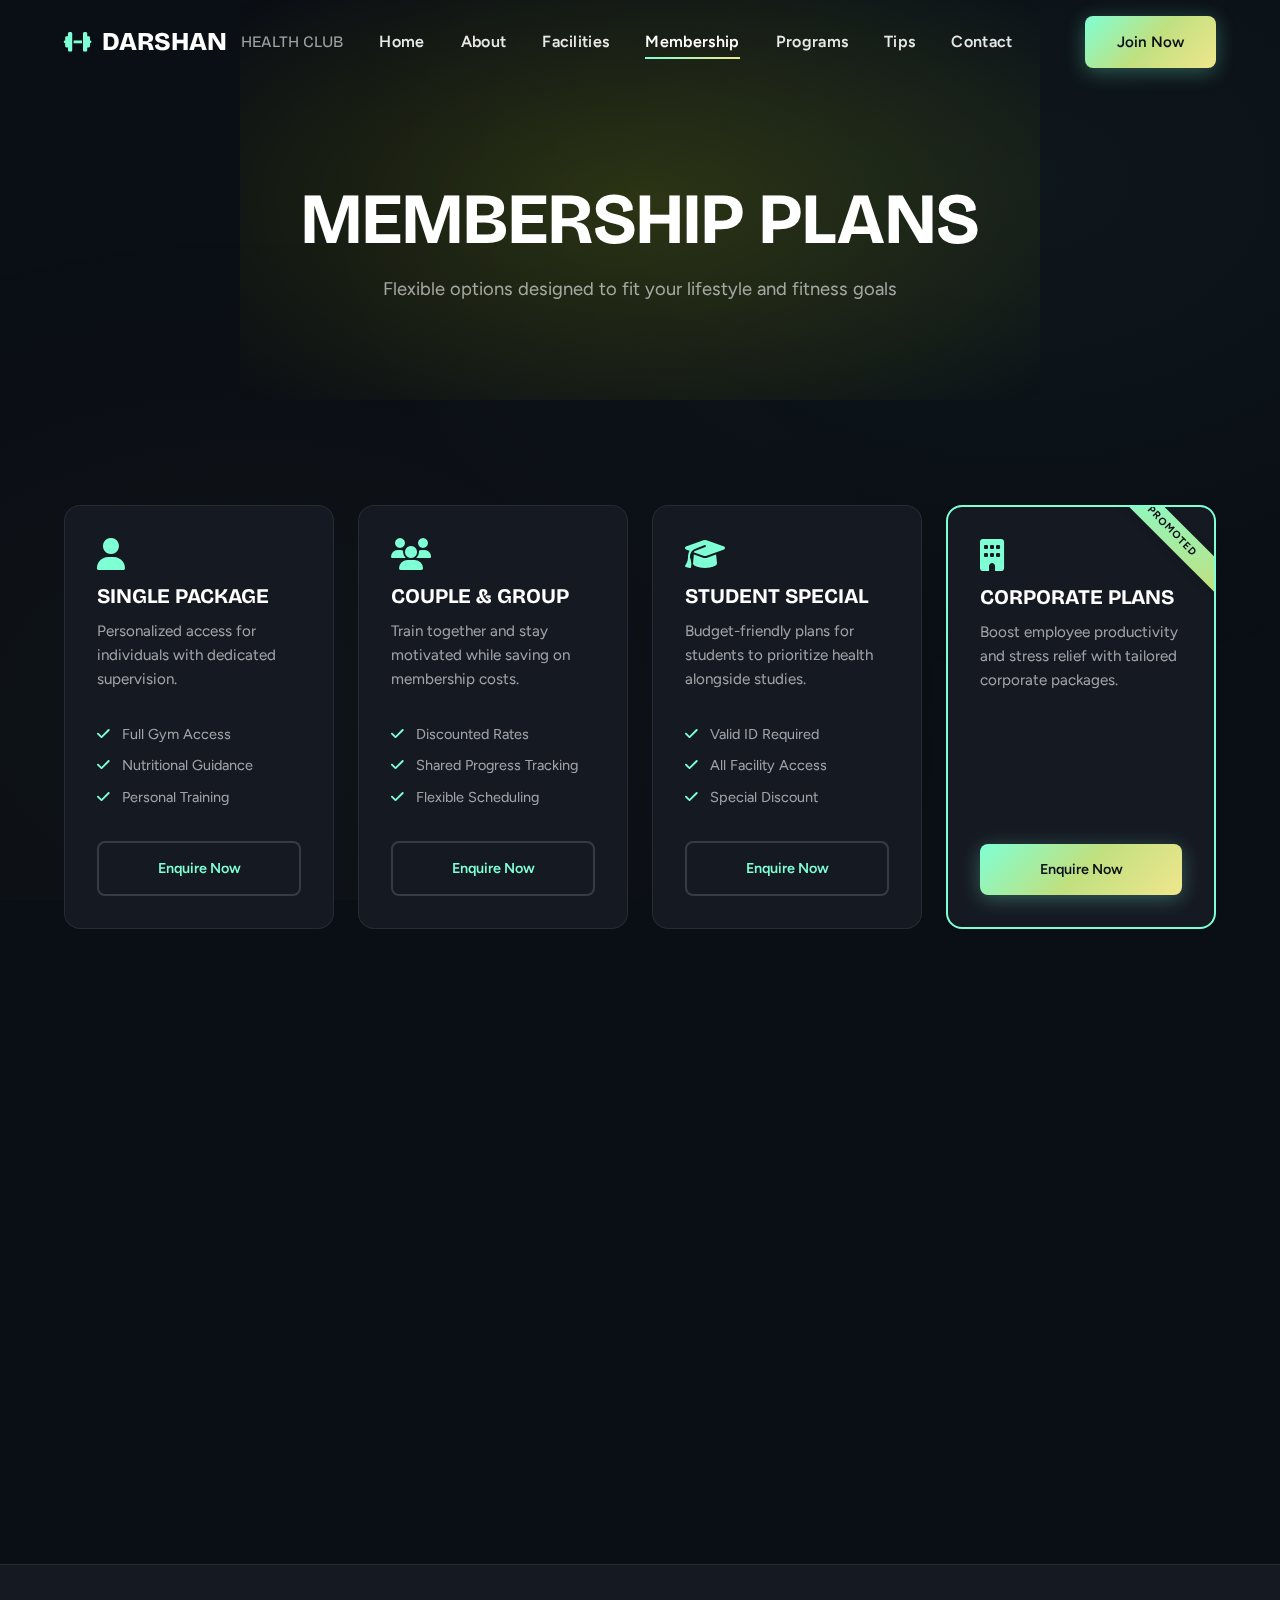
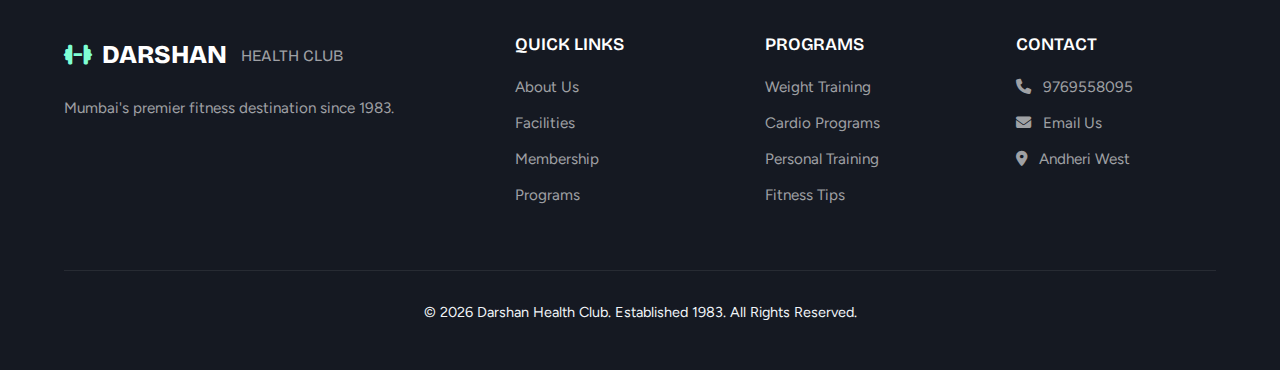
<file: standalone/membership.html>
<!DOCTYPE html>
<html lang="en">

<head>
    <meta charset="UTF-8">
    <meta name="viewport" content="width=device-width, initial-scale=1.0">
    <title>Membership | Darshan Health Club</title>
    <meta name="description" content="Flexible membership plans at Darshan Health Club Mumbai.">
    <style>
@import url('https://fonts.googleapis.com/css2?family=Bricolage+Grotesque:wght@400;500;600;700;800&family=Figtree:wght@300;400;500;600;700&display=swap');

/* ========================================
   DESIGN SYSTEM - REACTBITS INSPIRED
   Dark theme with premium purple gradients
   ======================================== */

:root {
    /* Colors - Cult.fit Inspired Theme */
    --bg-dark: #0a0e15;
    --bg-card: #151922;
    --bg-card-hover: #1d232e;
    --bg-elevated: #242b38;

    /* Accent Colors - Cult.fit Exact Palette */
    --primary: #7FFFD4;
    --primary-light: #90EE90;
    --primary-glow: rgba(127, 255, 212, 0.3);
    --accent-mint: #7FFFD4;
    --accent-lime: #C0E080;
    --accent-yellow: #F0E68C;
    --gradient-start: #7FFFD4;
    --gradient-middle: #C0E080;
    --gradient-end: #F0E68C;

    /* Text Colors */
    --text-white: #ffffff;
    --text-cream: #f0f4f8;
    --text-light: rgba(255, 255, 255, 0.9);
    --text-muted: rgba(255, 255, 255, 0.6);
    --text-dim: rgba(255, 255, 255, 0.4);

    /* Borders & Shadows */
    --border: rgba(255, 255, 255, 0.08);
    --border-hover: rgba(255, 255, 255, 0.15);
    --glow: 0 0 40px rgba(127, 255, 212, 0.2);

    /* Typography */
    --font-heading: 'Bricolage Grotesque', sans-serif;
    --font-body: 'Figtree', sans-serif;

    /* Transitions */
    --transition: all 0.3s cubic-bezier(0.4, 0, 0.2, 1);
    --transition-slow: all 0.5s cubic-bezier(0.4, 0, 0.2, 1);
}

* {
    margin: 0;
    padding: 0;
    box-sizing: border-box;
}

html {
    scroll-behavior: smooth;
}

body {
    font-family: var(--font-body);
    background: var(--bg-dark);
    color: var(--text-cream);
    font-size: 16px;
    line-height: 1.6;
    overflow-x: hidden;
}

/* Smooth gradient background */
body::before {
    content: '';
    position: fixed;
    top: 0;
    left: 0;
    width: 100%;
    height: 100%;
    background:
        radial-gradient(ellipse at 80% 20%, rgba(127, 255, 212, 0.04) 0%, transparent 50%),
        radial-gradient(ellipse at 20% 80%, rgba(192, 224, 128, 0.03) 0%, transparent 50%);
    pointer-events: none;
    z-index: -1;
}

/* ========================================
   TYPOGRAPHY
   ======================================== */

h1,
h2,
h3,
h4,
h5,
h6 {
    font-family: var(--font-heading);
    color: var(--text-white);
    font-weight: 700;
    line-height: 1.1;
}

h1 {
    font-size: clamp(2.5rem, 6vw, 4.5rem);
}

h2 {
    font-size: clamp(2rem, 4vw, 3rem);
}

h3 {
    font-size: 1.5rem;
}

h4 {
    font-size: 1.25rem;
}

p {
    margin-bottom: 1rem;
    color: var(--text-cream);
}

a {
    text-decoration: none;
    color: inherit;
    transition: var(--transition);
}

/* Gradient text */
.gradient-text {
    background: linear-gradient(135deg, var(--gradient-start), var(--gradient-end));
    -webkit-background-clip: text;
    background-clip: text;
    -webkit-text-fill-color: transparent;
}

/* ========================================
   LAYOUT
   ======================================== */

.container {
    max-width: 1200px;
    margin: 0 auto;
    padding: 0 24px;
}

.section {
    padding: 100px 0;
    position: relative;
}

.section-header {
    text-align: center;
    margin-bottom: 60px;
}

.section-header h2 {
    margin-bottom: 16px;
}

.section-header p {
    color: var(--text-muted);
    max-width: 600px;
    margin: 0 auto;
    font-size: 1.1rem;
}

/* ========================================
   HEADER / NAVIGATION
   ======================================== */

header {
    position: fixed;
    top: 0;
    left: 0;
    right: 0;
    z-index: 1000;
    padding: 16px 0;
    background: transparent;
    transition: var(--transition);
}

header.scrolled {
    background: rgba(6, 0, 16, 0.9);
    backdrop-filter: blur(20px);
    border-bottom: 1px solid var(--border);
}

nav {
    display: flex;
    justify-content: space-between;
    align-items: center;
}

.logo {
    font-family: var(--font-heading);
    font-size: 1.6rem;
    font-weight: 800;
    color: var(--text-white);
    display: flex;
    align-items: center;
    gap: 10px;
}

.logo i {
    color: var(--primary);
    font-size: 1.4rem;
}

.logo span {
    font-weight: 400;
    color: var(--text-muted);
    font-size: 1rem;
    margin-left: 4px;
}

.nav-links {
    display: flex;
    gap: 36px;
    list-style: none;
}

.nav-links a {
    font-size: 1rem;
    font-weight: 600;
    color: var(--text-light);
    position: relative;
    padding: 8px 0;
    letter-spacing: 0.02em;
}

.nav-links a:hover,
.nav-links a.active {
    color: var(--text-white);
}

.nav-links a::after {
    content: '';
    position: absolute;
    bottom: 0;
    left: 0;
    width: 0;
    height: 2px;
    background: linear-gradient(90deg, var(--primary), var(--gradient-end));
    transition: var(--transition);
}

.nav-links a:hover::after,
.nav-links a.active::after {
    width: 100%;
}

.menu-toggle {
    display: none;
    background: none;
    border: none;
    font-size: 1.5rem;
    color: var(--text-white);
    cursor: pointer;
}

/* ========================================
   BUTTONS
   ======================================== */

.btn {
    display: inline-flex;
    align-items: center;
    justify-content: center;
    padding: 14px 32px;
    font-family: var(--font-body);
    font-size: 0.95rem;
    font-weight: 600;
    border-radius: 8px;
    border: none;
    cursor: pointer;
    transition: var(--transition);
    position: relative;
    overflow: hidden;
}

.btn-primary {
    background: linear-gradient(135deg, #7FFFD4, #C0E080, #F0E68C);
    color: #0a0e15;
    font-weight: 600;
    box-shadow: 0 4px 20px rgba(127, 255, 212, 0.3);
}

.btn-primary:hover {
    transform: translateY(-3px);
    box-shadow: 0 8px 30px rgba(127, 255, 212, 0.4);
}

.btn-outline {
    background: transparent;
    color: var(--text-cream);
    border: 2px solid var(--border-hover);
}

.btn-outline:hover {
    border-color: var(--primary);
    color: var(--text-white);
    box-shadow: 0 0 20px rgba(234, 255, 0, 0.2);
}

.btn-mobile-only {
    display: none;
}

.header-btn {
    display: inline-flex;
}

/* ========================================
   HERO SECTION - CULT.FIT INSPIRED
   ======================================== */

.hero-fullscreen {
    position: relative;
    width: 100%;
    height: 100vh;
    min-height: 600px;
    display: flex;
    align-items: center;
    justify-content: center;
    overflow: hidden;
}

.hero-bg-image {
    position: absolute;
    top: 0;
    left: 0;
    width: 100%;
    height: 100%;
    background-size: cover;
    background-position: center;
    background-repeat: no-repeat;
    z-index: 1;
}

.hero-overlay {
    position: absolute;
    top: 0;
    left: 0;
    width: 100%;
    height: 100%;
    background: linear-gradient(to bottom,
            rgba(10, 14, 21, 0.3) 0%,
            rgba(10, 14, 21, 0.6) 50%,
            rgba(10, 14, 21, 0.9) 100%);
    z-index: 2;
}

.hero-center-content {
    position: relative;
    z-index: 3;
    text-align: center;
    padding: 0 24px;
    max-width: 900px;
    margin-top: 60px;
}

.hero-pretitle {
    font-family: var(--font-heading);
    font-size: clamp(1.2rem, 3vw, 1.8rem);
    font-weight: 500;
    color: var(--text-white);
    letter-spacing: 0.3em;
    margin-bottom: 8px;
    text-transform: uppercase;
}

.hero-brand {
    font-family: var(--font-heading);
    font-size: clamp(3.5rem, 12vw, 8rem);
    font-weight: 800;
    line-height: 0.95;
    margin-bottom: 8px;
    background: linear-gradient(135deg, #7FFFD4 0%, #C0E080 50%, #F0E68C 100%);
    -webkit-background-clip: text;
    background-clip: text;
    -webkit-text-fill-color: transparent;
    text-shadow: 0 0 80px rgba(127, 255, 212, 0.3);
    letter-spacing: -0.02em;
    display: block;
}

.hero-brand-sub {
    display: block;
    font-size: clamp(1.5rem, 5vw, 3.5rem);
    font-weight: 700;
    letter-spacing: 0.1em;
    margin-top: 4px;
    background: linear-gradient(135deg, #90EE90 0%, #F0E68C 100%);
    -webkit-background-clip: text;
    background-clip: text;
    -webkit-text-fill-color: transparent;
}

.hero-tagline {
    font-family: var(--font-body);
    font-size: clamp(1rem, 2.5vw, 1.4rem);
    font-weight: 400;
    color: var(--text-light);
    line-height: 1.6;
    margin-bottom: 40px;
    max-width: 500px;
    margin-left: auto;
    margin-right: auto;
}

.btn-hero-outline {
    display: inline-block;
    padding: 16px 40px;
    font-family: var(--font-body);
    font-size: 0.95rem;
    font-weight: 600;
    letter-spacing: 0.1em;
    text-transform: uppercase;
    color: var(--text-white);
    background: transparent;
    border: 2px solid var(--text-white);
    border-radius: 4px;
    cursor: pointer;
    transition: var(--transition);
}

.btn-hero-outline:hover {
    background: var(--text-white);
    color: var(--bg-dark);
    transform: translateY(-2px);
    box-shadow: 0 10px 30px rgba(255, 255, 255, 0.2);
}

.scroll-indicator {
    position: relative;
    margin-top: 32px;
    color: var(--text-muted);
    font-size: 1.5rem;
    animation: bounce 2s infinite;
    display: flex;
    flex-direction: column;
    align-items: center;
}

@keyframes bounce {

    0%,
    20%,
    50%,
    80%,
    100% {
        transform: translateY(0);
    }

    40% {
        transform: translateY(-10px);
    }

    60% {
        transform: translateY(-5px);
    }
}

/* Old hero styles - kept for compatibility */
.hero {
    min-height: 100vh;
    display: flex;
    align-items: center;
    position: relative;
    overflow: hidden;
    padding-top: 100px;
}

.hero::before {
    content: '';
    position: absolute;
    top: -50%;
    right: -20%;
    width: 80%;
    height: 150%;
    background: radial-gradient(ellipse, rgba(234, 255, 0, 0.08) 0%, transparent 60%);
    pointer-events: none;
}

.hero-grid {
    display: grid;
    grid-template-columns: 1fr 1fr;
    gap: 60px;
    align-items: center;
}

.hero-content {
    position: relative;
    z-index: 2;
}

.hero-tag {
    display: inline-flex;
    align-items: center;
    gap: 8px;
    background: rgba(234, 255, 0, 0.1);
    border: 1px solid rgba(234, 255, 0, 0.3);
    color: var(--primary);
    padding: 8px 16px;
    font-size: 0.85rem;
    font-weight: 600;
    border-radius: 50px;
    margin-bottom: 24px;
}

.hero h1 {
    margin-bottom: 20px;
    letter-spacing: -0.02em;
}

.hero p {
    font-size: 1.15rem;
    line-height: 1.7;
    margin-bottom: 36px;
    max-width: 500px;
}

.hero-buttons {
    display: flex;
    gap: 16px;
}

.hero-visual {
    position: relative;
}

.hero-image {
    width: 100%;
    border-radius: 16px;
    box-shadow: 0 30px 60px rgba(0, 0, 0, 0.5);
    border: 1px solid var(--border);
}

.hero-mobile-image {
    display: none;
}

/* Floating elements */
.float-element {
    position: absolute;
    background: var(--bg-card);
    border: 1px solid var(--border);
    border-radius: 12px;
    padding: 16px 20px;
    box-shadow: 0 10px 30px rgba(0, 0, 0, 0.3);
    animation: float 6s ease-in-out infinite;
}

@keyframes float {

    0%,
    100% {
        transform: translateY(0);
    }

    50% {
        transform: translateY(-10px);
    }
}

/* ========================================
   3D CAROUSEL
   ======================================== */

.carousel-section {
    padding: 80px 0 120px;
    overflow: hidden;
}

.carousel-container {
    position: relative;
    height: 400px;
    perspective: 1000px;
    max-width: 100%;
    margin: 0 auto;
}

.carousel-track {
    display: flex;
    justify-content: center;
    align-items: center;
    height: 100%;
    position: relative;
    transform-style: preserve-3d;
}

.carousel-slide {
    position: absolute;
    width: 320px;
    height: 220px;
    border-radius: 16px;
    overflow: hidden;
    cursor: pointer;
    transition: all 0.5s cubic-bezier(0.4, 0, 0.2, 1);
    box-shadow: 0 20px 50px rgba(0, 0, 0, 0.4);
    border: 1px solid var(--border);
}

.carousel-slide img {
    width: 100%;
    height: 100%;
    object-fit: cover;
}

.carousel-slide.active {
    z-index: 10;
    transform: translateX(0) scale(1.15);
    box-shadow: 0 30px 60px rgba(234, 255, 0, 0.2);
    border-color: var(--primary);
}

.carousel-slide.prev {
    transform: translateX(-280px) rotateY(25deg) scale(0.85);
    z-index: 5;
    opacity: 0.7;
}

.carousel-slide.prev-2 {
    transform: translateX(-480px) rotateY(35deg) scale(0.7);
    z-index: 3;
    opacity: 0.4;
}

.carousel-slide.next {
    transform: translateX(280px) rotateY(-25deg) scale(0.85);
    z-index: 5;
    opacity: 0.7;
}

.carousel-slide.next-2 {
    transform: translateX(480px) rotateY(-35deg) scale(0.7);
    z-index: 3;
    opacity: 0.4;
}

.carousel-slide.hidden {
    opacity: 0;
    pointer-events: none;
}

.carousel-controls {
    display: flex;
    justify-content: center;
    gap: 16px;
    margin-top: 20px;
    margin-bottom: 60px;
}

.carousel-btn {
    width: 50px;
    height: 50px;
    border-radius: 50%;
    background: var(--bg-card);
    border: 1px solid var(--border);
    color: var(--text-white);
    font-size: 1.2rem;
    cursor: pointer;
    transition: var(--transition);
    display: flex;
    align-items: center;
    justify-content: center;
}

.carousel-btn:hover {
    background: var(--primary);
    border-color: var(--primary);
    box-shadow: 0 0 20px rgba(234, 255, 0, 0.4);
}

.carousel-dots {
    display: flex;
    justify-content: center;
    gap: 10px;
    margin-top: 24px;
}

.carousel-dot {
    width: 10px;
    height: 10px;
    border-radius: 50%;
    background: var(--border);
    cursor: pointer;
    transition: var(--transition);
}

.carousel-dot.active {
    background: var(--primary);
    box-shadow: 0 0 10px rgba(234, 255, 0, 0.5);
}

/* ========================================
   STATS BAR
   ======================================== */

.stats-bar {
    background: var(--bg-card);
    padding: 50px 0;
    border-top: 1px solid var(--border);
    border-bottom: 1px solid var(--border);
}

.stats-grid {
    display: grid;
    grid-template-columns: repeat(4, 1fr);
    gap: 40px;
    text-align: center;
}

.stat-item h3 {
    font-size: 3rem;
    margin-bottom: 8px;
    background: linear-gradient(135deg, var(--primary), var(--gradient-end));
    -webkit-background-clip: text;
    background-clip: text;
    -webkit-text-fill-color: transparent;
}

.stat-item p {
    color: var(--text-muted);
    font-size: 0.95rem;
    margin: 0;
}

/* ========================================
   SERVICE CARDS
   ======================================== */

.services-grid {
    display: grid;
    grid-template-columns: repeat(4, 1fr);
    gap: 24px;
}

.service-card {
    background: var(--bg-card);
    border-radius: 16px;
    overflow: hidden;
    border: 1px solid var(--border);
    transition: var(--transition);
    position: relative;
}

.service-card::before {
    content: '';
    position: absolute;
    top: 0;
    left: 0;
    right: 0;
    height: 3px;
    background: linear-gradient(90deg, var(--primary), var(--gradient-end));
    opacity: 0;
    transition: var(--transition);
}

.service-card:hover {
    transform: translateY(-8px);
    border-color: var(--border-hover);
    box-shadow: var(--glow);
}

.service-card:hover::before {
    opacity: 1;
}

.service-card-image {
    height: 180px;
    background-size: cover;
    background-position: center;
    position: relative;
}

.service-card-image::after {
    content: '';
    position: absolute;
    bottom: 0;
    left: 0;
    right: 0;
    height: 50%;
    background: linear-gradient(to top, var(--bg-card), transparent);
}

.service-card-content {
    padding: 24px;
}

.service-card h3 {
    margin-bottom: 10px;
    font-size: 1.3rem;
}

.service-card p {
    color: var(--text-muted);
    font-size: 0.95rem;
    margin-bottom: 16px;
}

.service-card a {
    color: var(--primary);
    font-weight: 600;
    font-size: 0.9rem;
    display: inline-flex;
    align-items: center;
    gap: 6px;
}

.service-card a:hover {
    gap: 10px;
}

/* ========================================
   TEAM SECTION
   ======================================== */

.team-grid {
    display: grid;
    grid-template-columns: repeat(2, 1fr);
    gap: 40px;
    max-width: 900px;
    margin: 0 auto;
}

.team-card {
    background: var(--bg-card);
    border-radius: 16px;
    padding: 40px;
    text-align: center;
    border: 1px solid var(--border);
    transition: var(--transition);
    position: relative;
    overflow: hidden;
}

.team-card::before {
    content: '';
    position: absolute;
    top: 0;
    left: 50%;
    transform: translateX(-50%);
    width: 100px;
    height: 100px;
    background: radial-gradient(circle, rgba(234, 255, 0, 0.2), transparent);
    filter: blur(40px);
}

.team-card:hover {
    transform: translateY(-8px);
    border-color: var(--border-hover);
}

.team-card img {
    width: 130px;
    height: 130px;
    border-radius: 50%;
    object-fit: cover;
    margin-bottom: 24px;
    border: 4px solid var(--primary);
    position: relative;
    z-index: 1;
}

.team-card h3 {
    margin-bottom: 6px;
    font-size: 1.4rem;
}

.team-card .role {
    color: var(--primary);
    font-size: 0.9rem;
    font-weight: 600;
    margin-bottom: 16px;
}

.team-card p {
    color: var(--text-muted);
    font-size: 0.95rem;
}

/* ========================================
   CTA SECTION
   ======================================== */

.cta-section {
    position: relative;
    padding: 100px 0;
    text-align: center;
    overflow: hidden;
}

.cta-section::before {
    content: '';
    position: absolute;
    inset: 0;
    background: linear-gradient(135deg, rgba(234, 255, 0, 0.1), rgba(200, 255, 0, 0.1));
    border-top: 1px solid var(--border);
    border-bottom: 1px solid var(--border);
}

.cta-content {
    position: relative;
    z-index: 1;
}

.cta-section h2 {
    margin-bottom: 16px;
}

.cta-section p {
    color: var(--text-muted);
    max-width: 500px;
    margin: 0 auto 36px;
    font-size: 1.1rem;
}

/* ========================================
   FOOTER
   ======================================== */

footer {
    background: var(--bg-card);
    padding: 70px 0 30px;
    border-top: 1px solid var(--border);
}

.footer-content {
    display: grid;
    grid-template-columns: 2fr 1fr 1fr 1fr;
    gap: 50px;
    margin-bottom: 50px;
}

.footer-brand .logo {
    margin-bottom: 20px;
}

.footer-brand p {
    color: var(--text-muted);
    font-size: 0.95rem;
    line-height: 1.7;
}

.footer-column h4 {
    color: var(--text-white);
    font-size: 1.1rem;
    margin-bottom: 20px;
    font-weight: 600;
}

.footer-column a {
    display: block;
    color: var(--text-muted);
    font-size: 0.95rem;
    margin-bottom: 12px;
}

.footer-column a:hover {
    color: var(--primary);
}

.footer-bottom {
    border-top: 1px solid var(--border);
    padding-top: 30px;
    text-align: center;
    color: var(--text-dim);
    font-size: 0.9rem;
}

/* ========================================
   PAGE HEADER (Inner Pages)
   ======================================== */

.page-header {
    padding: 180px 0 100px;
    text-align: center;
    position: relative;
    overflow: hidden;
}

.page-header::before {
    content: '';
    position: absolute;
    top: 0;
    left: 50%;
    transform: translateX(-50%);
    width: 800px;
    height: 400px;
    background: radial-gradient(ellipse, rgba(234, 255, 0, 0.15), transparent);
    pointer-events: none;
}

.page-header h1 {
    margin-bottom: 16px;
    position: relative;
}

.page-header p {
    color: var(--text-muted);
    font-size: 1.15rem;
    max-width: 600px;
    margin: 0 auto;
    position: relative;
}

/* ========================================
   GLASS CARDS (Inner Pages)
   ======================================== */

.glass {
    background: var(--bg-card);
    border-radius: 16px;
    border: 1px solid var(--border);
}

.glass-card {
    padding: 28px;
    transition: var(--transition);
}

.glass-card:hover {
    border-color: var(--border-hover);
    transform: translateY(-4px);
}

.glass-card h3 {
    margin-bottom: 10px;
    font-size: 1.3rem;
}

.glass-card p {
    color: var(--text-muted);
    font-size: 0.95rem;
}

.glass-card-img {
    height: 160px;
    background-size: cover;
    background-position: center;
    border-radius: 12px;
    margin-bottom: 20px;
}

/* Tips */
.tip-item {
    padding: 24px;
    background: var(--bg-card);
    border-radius: 12px;
    margin-bottom: 20px;
    border: 1px solid var(--border);
    border-left: 4px solid var(--primary);
    transition: var(--transition);
}

.tip-item:hover {
    border-color: var(--border-hover);
    border-left-color: var(--primary);
}

.tip-item h4 {
    font-family: var(--font-body);
    font-weight: 600;
    margin-bottom: 10px;
    display: flex;
    align-items: center;
    gap: 12px;
    font-size: 1.1rem;
}

.tip-item h4 i {
    color: var(--primary);
}

.tip-item p {
    color: var(--text-muted);
    margin: 0;
}

/* Forms */
.form-group {
    margin-bottom: 24px;
}

label {
    display: block;
    font-size: 0.9rem;
    font-weight: 500;
    color: var(--text-light);
    margin-bottom: 8px;
}

input,
textarea {
    width: 100%;
    padding: 16px 20px;
    font-family: var(--font-body);
    font-size: 1rem;
    border: 1px solid var(--border);
    border-radius: 8px;
    background: var(--bg-dark);
    color: var(--text-cream);
    transition: var(--transition);
}

input:focus,
textarea:focus {
    outline: none;
    border-color: var(--primary);
    box-shadow: 0 0 0 4px rgba(234, 255, 0, 0.15);
}

input::placeholder,
textarea::placeholder {
    color: var(--text-dim);
}

/* Grids */
.grid-2 {
    display: grid;
    grid-template-columns: 1fr 1fr;
    gap: 50px;
    align-items: start;
}

.grid {
    display: grid;
    grid-template-columns: repeat(auto-fit, minmax(300px, 1fr));
    gap: 28px;
}

/* Equal height cards */
.services-grid {
    display: grid;
    grid-template-columns: repeat(4, 1fr);
    gap: 24px;
}

.services-grid .service-card {
    display: flex;
    flex-direction: column;
    height: 100%;
}

.services-grid .service-card .service-card-content {
    flex: 1;
    display: flex;
    flex-direction: column;
}

.services-grid .service-card .service-card-content p {
    flex: 1;
}

.services-grid .service-card .service-card-content ul {
    flex: 1;
}

/* Text center utility */
.text-center {
    text-align: center;
}

/* ========================================
   ANIMATIONS
   ======================================== */

.reveal {
    opacity: 0;
    transform: translateY(40px);
    transition: opacity 0.8s ease, transform 0.8s ease;
}

.reveal.active {
    opacity: 1;
    transform: translateY(0);
}

.reveal-delay-1 {
    transition-delay: 0.1s;
}

.reveal-delay-2 {
    transition-delay: 0.2s;
}

.reveal-delay-3 {
    transition-delay: 0.3s;
}

.reveal-delay-4 {
    transition-delay: 0.4s;
}

/* Glow animation */
@keyframes glow-pulse {

    0%,
    100% {
        box-shadow: 0 0 20px rgba(234, 255, 0, 0.3);
    }

    50% {
        box-shadow: 0 0 40px rgba(234, 255, 0, 0.5);
    }
}

.glow-animate {
    animation: glow-pulse 3s ease-in-out infinite;
}

/* ========================================
   RESPONSIVE
   ======================================== */

@media (max-width: 992px) {
    .menu-toggle {
        display: block;
    }

    .header-btn {
        display: none !important;
    }

    .nav-links {
        position: fixed;
        top: 0;
        right: -100%;
        width: 80%;
        max-width: 350px;
        height: 100vh;
        background: var(--bg-dark);
        flex-direction: column;
        padding: 100px 40px 40px;
        gap: 24px;
        box-shadow: -20px 0 50px rgba(0, 0, 0, 0.5);
        transition: var(--transition);
        border-left: 1px solid var(--border);
    }

    .nav-links.active {
        right: 0;
    }

    .nav-links a {
        font-size: 1.1rem;
        padding: 12px 0;
    }

    .btn-mobile-only {
        display: inline-flex !important;
        width: 100%;
        margin-top: 24px;
    }

    /* Fullscreen hero responsive */
    .hero-fullscreen {
        min-height: 100vh;
    }

    .hero-center-content {
        margin-top: 40px;
    }

    .hero-pretitle {
        font-size: 1rem;
        letter-spacing: 0.2em;
    }

    .hero-brand {
        font-size: 5rem;
    }

    .hero-tagline {
        font-size: 1rem;
        margin-bottom: 32px;
    }

    .btn-hero-outline {
        padding: 14px 32px;
        font-size: 0.85rem;
    }

    .scroll-indicator {
        bottom: 30px;
    }

    /* Old hero grid styles (kept for compatibility) */
    .hero-grid {
        grid-template-columns: 1fr;
        text-align: center;
    }

    .hero p {
        margin: 0 auto 36px;
    }

    .hero-buttons {
        justify-content: center;
    }

    .hero-visual {
        order: -1;
    }

    .services-grid,
    .footer-content {
        grid-template-columns: repeat(2, 1fr);
    }

    .stats-grid {
        grid-template-columns: repeat(2, 1fr);
        gap: 30px;
    }

    .carousel-slide {
        width: 280px;
        height: 180px;
    }

    .carousel-slide.prev {
        transform: translateX(-220px) rotateY(20deg) scale(0.8);
    }

    .carousel-slide.next {
        transform: translateX(220px) rotateY(-20deg) scale(0.8);
    }

    .carousel-slide.prev-2,
    .carousel-slide.next-2 {
        display: none;
    }
}

@media (max-width: 768px) {
    .section {
        padding: 60px 0;
    }

    .container {
        padding: 0 20px;
    }

    h1 {
        font-size: 2rem;
    }

    h2 {
        font-size: 1.6rem;
    }

    h3 {
        font-size: 1.2rem;
    }

    .page-header {
        padding: 140px 0 60px;
    }

    .page-header h1 {
        font-size: 2rem;
        line-height: 1.2;
    }

    .page-header p {
        font-size: 1rem;
    }

    /* Fullscreen hero mobile */
    .hero-fullscreen {
        min-height: 100vh;
        height: auto;
    }

    .hero-center-content {
        margin-top: 0;
        padding: 0 16px;
    }

    .hero-pretitle {
        font-size: 0.9rem;
        letter-spacing: 0.15em;
        margin-bottom: 6px;
    }

    .hero-brand {
        font-size: clamp(3rem, 18vw, 5rem);
        margin-bottom: 16px;
    }

    .hero-tagline {
        font-size: 0.95rem;
        line-height: 1.5;
        margin-bottom: 28px;
        padding: 0 10px;
    }

    .btn-hero-outline {
        padding: 12px 28px;
        font-size: 0.8rem;
        letter-spacing: 0.08em;
    }

    .scroll-indicator {
        bottom: 20px;
        font-size: 1.2rem;
    }

    .hero {
        min-height: auto;
        padding: 140px 0 60px;
    }

    .hero-visual {
        display: none;
    }

    .hero-mobile-image {
        display: block;
        width: 100%;
        max-width: 350px;
        margin: 30px auto 0;
        border-radius: 12px;
        box-shadow: 0 20px 50px rgba(0, 0, 0, 0.5);
        border: 1px solid var(--border);
    }

    .hero-buttons {
        flex-direction: column;
        align-items: center;
        gap: 12px;
    }

    .hero-buttons .btn {
        width: 100%;
        max-width: 280px;
    }

    .services-grid,
    .team-grid,
    .stats-grid,
    .grid-2 {
        grid-template-columns: 1fr;
        gap: 20px;
    }

    .service-card {
        margin-bottom: 0;
    }

    .service-card-content {
        padding: 20px;
    }

    .service-card h3 {
        font-size: 1.15rem;
    }

    .service-card p {
        font-size: 0.9rem;
    }

    /* Fix tip items on mobile */
    .tip-item {
        padding: 20px;
        margin-bottom: 16px;
    }

    .tip-item h4 {
        font-size: 1rem;
        gap: 10px;
    }

    .tip-item p {
        font-size: 0.9rem;
    }

    /* Team cards */
    .team-card {
        padding: 28px;
    }

    .team-card img {
        width: 100px;
        height: 100px;
        margin-bottom: 16px;
    }

    .team-card h3 {
        font-size: 1.2rem;
    }

    /* Glass cards */
    .glass-card {
        padding: 20px;
    }

    .glass-card h3 {
        font-size: 1.1rem;
    }

    /* Stats */
    .stats-bar {
        padding: 40px 0;
    }

    .stat-item h3 {
        font-size: 2.2rem;
    }

    .stat-item p {
        font-size: 0.85rem;
    }

    /* Forms */
    .form-group {
        margin-bottom: 16px;
    }

    input,
    textarea {
        padding: 14px 16px;
        font-size: 0.95rem;
    }

    /* Footer */
    .footer-content {
        grid-template-columns: 1fr;
        text-align: center;
        gap: 30px;
    }

    .footer-column h4 {
        margin-bottom: 12px;
    }

    .footer-bottom {
        padding-top: 20px;
        font-size: 0.8rem;
    }

    /* Carousel */
    .carousel-section {
        padding: 50px 0;
    }

    .carousel-container {
        height: 280px;
    }

    .carousel-slide {
        width: 240px;
        height: 150px;
    }

    .carousel-slide.active {
        transform: translateX(0) scale(1.1);
    }

    .carousel-slide.prev {
        transform: translateX(-130px) rotateY(12deg) scale(0.75);
        opacity: 0.5;
    }

    .carousel-slide.next {
        transform: translateX(130px) rotateY(-12deg) scale(0.75);
        opacity: 0.5;
    }

    .carousel-btn {
        width: 42px;
        height: 42px;
        font-size: 1rem;
    }

    .carousel-controls {
        margin-top: 24px;
    }

    /* CTA */
    .cta-section {
        padding: 60px 0;
    }

    .cta-section h2 {
        font-size: 1.5rem;
        margin-bottom: 12px;
    }

    .cta-section p {
        font-size: 0.95rem;
        margin-bottom: 24px;
    }

    /* Section header */
    .section-header {
        margin-bottom: 40px;
    }

    .section-header p {
        font-size: 0.95rem;
    }

    /* Buttons */
    .btn {
        padding: 12px 24px;
        font-size: 0.9rem;
    }
}

@media (max-width: 480px) {
    .container {
        padding: 0 16px;
    }

    h1 {
        font-size: 1.75rem;
    }

    h2 {
        font-size: 1.4rem;
    }

    .page-header {
        padding: 120px 0 50px;
    }

    .hero {
        padding: 120px 0 50px;
    }

    .hero-mobile-image {
        max-width: 100%;
        border-radius: 10px;
    }

    .carousel-container {
        height: 240px;
    }

    .carousel-slide {
        width: 200px;
        height: 130px;
    }

    .carousel-slide.prev {
        transform: translateX(-100px) rotateY(10deg) scale(0.7);
    }

    .carousel-slide.next {
        transform: translateX(100px) rotateY(-10deg) scale(0.7);
    }

    .stat-item h3 {
        font-size: 1.8rem;
    }

    .service-card-image {
        height: 140px;
    }

    .service-card-content {
        padding: 16px;
    }

    .team-card {
        padding: 20px;
    }

    .team-card img {
        width: 80px;
        height: 80px;
    }

    .grid {
        grid-template-columns: 1fr;
        gap: 16px;
    }

    .tip-item {
        padding: 16px;
    }
}

/* Section padding utility */
.section-padding {
    padding: 100px 0;
}

@media (max-width: 768px) {
    .section-padding {
        padding: 60px 0;
    }
}
</style>
    <link rel="stylesheet" href="https://cdnjs.cloudflare.com/ajax/libs/font-awesome/6.4.0/css/all.min.css">
</head>

<body>
    <!-- Header -->
    <header id="header">
        <div class="container">
            <nav>
                <a href="index.html" class="logo">
                    <i class="fas fa-dumbbell"></i>
                    DARSHAN <span>HEALTH CLUB</span>
                </a>
                <ul class="nav-links">
                    <li><a href="index.html">Home</a></li>
                    <li><a href="about.html">About</a></li>
                    <li><a href="facilities.html">Facilities</a></li>
                    <li><a href="membership.html" class="active">Membership</a></li>
                    <li><a href="programs.html">Programs</a></li>
                    <li><a href="tips.html">Tips</a></li>
                    <li><a href="contact.html">Contact</a></li>
                    <li><a href="contact.html" class="btn btn-primary btn-mobile-only">Join Now</a></li>
                </ul>
                <div style="display: flex; gap: 12px; align-items: center;">
                    <a href="contact.html" class="btn btn-primary header-btn">Join Now</a>
                    <button class="menu-toggle" aria-label="Toggle Menu">
                        <i class="fas fa-bars"></i>
                    </button>
                </div>
            </nav>
        </div>
    </header>

    <main>
        <!-- Page Header -->
        <section class="page-header">
            <div class="container">
                <h1 class="reveal">MEMBERSHIP PLANS</h1>
                <p class="reveal">Flexible options designed to fit your lifestyle and fitness goals</p>
            </div>
        </section>

        <!-- Membership Plans -->
        <section class="section">
            <div class="container">
                <div class="services-grid">
                    <div class="service-card reveal">
                        <div class="service-card-content" style="padding: 32px;">
                            <i class="fas fa-user"
                                style="font-size: 2rem; color: var(--primary); margin-bottom: 16px;"></i>
                            <h3>SINGLE PACKAGE</h3>
                            <p>Personalized access for individuals with dedicated supervision.</p>
                            <ul style="list-style: none; margin: 16px 0; color: var(--text-muted); font-size: 0.9rem;">
                                <li style="margin-bottom: 8px;"><i class="fas fa-check"
                                        style="color: var(--primary); margin-right: 8px;"></i> Full Gym Access</li>
                                <li style="margin-bottom: 8px;"><i class="fas fa-check"
                                        style="color: var(--primary); margin-right: 8px;"></i> Nutritional Guidance
                                </li>
                                <li><i class="fas fa-check" style="color: var(--primary); margin-right: 8px;"></i>
                                    Personal Training</li>
                            </ul>
                            <a href="contact.html" class="btn btn-outline"
                                style="width: 100%; margin-top: 16px;">Enquire Now</a>
                        </div>
                    </div>
                    <div class="service-card reveal">
                        <div class="service-card-content" style="padding: 32px;">
                            <i class="fas fa-users"
                                style="font-size: 2rem; color: var(--primary); margin-bottom: 16px;"></i>
                            <h3>COUPLE & GROUP</h3>
                            <p>Train together and stay motivated while saving on membership costs.</p>
                            <ul style="list-style: none; margin: 16px 0; color: var(--text-muted); font-size: 0.9rem;">
                                <li style="margin-bottom: 8px;"><i class="fas fa-check"
                                        style="color: var(--primary); margin-right: 8px;"></i> Discounted Rates</li>
                                <li style="margin-bottom: 8px;"><i class="fas fa-check"
                                        style="color: var(--primary); margin-right: 8px;"></i> Shared Progress
                                    Tracking</li>
                                <li><i class="fas fa-check" style="color: var(--primary); margin-right: 8px;"></i>
                                    Flexible Scheduling</li>
                            </ul>
                            <a href="contact.html" class="btn btn-outline"
                                style="width: 100%; margin-top: 16px;">Enquire Now</a>
                        </div>
                    </div>
                    <div class="service-card reveal">
                        <div class="service-card-content" style="padding: 32px;">
                            <i class="fas fa-graduation-cap"
                                style="font-size: 2rem; color: var(--primary); margin-bottom: 16px;"></i>
                            <h3>STUDENT SPECIAL</h3>
                            <p>Budget-friendly plans for students to prioritize health alongside studies.</p>
                            <ul style="list-style: none; margin: 16px 0; color: var(--text-muted); font-size: 0.9rem;">
                                <li style="margin-bottom: 8px;"><i class="fas fa-check"
                                        style="color: var(--primary); margin-right: 8px;"></i> Valid ID Required
                                </li>
                                <li style="margin-bottom: 8px;"><i class="fas fa-check"
                                        style="color: var(--primary); margin-right: 8px;"></i> All Facility Access
                                </li>
                                <li><i class="fas fa-check" style="color: var(--primary); margin-right: 8px;"></i>
                                    Special Discount</li>
                            </ul>
                            <a href="contact.html" class="btn btn-outline"
                                style="width: 100%; margin-top: 16px;">Enquire Now</a>
                        </div>
                    </div>
                    <div class="service-card reveal"
                        style="border: 2px solid var(--primary); position: relative; overflow: hidden;">
                        <div
                            style="position: absolute; top: 12px; right: -30px; background: linear-gradient(135deg, #7FFFD4, #C0E080); color: #0a0e15; padding: 4px 40px; font-size: 0.65rem; font-weight: 700; transform: rotate(45deg); box-shadow: 0 2px 8px rgba(0, 0, 0, 0.15); letter-spacing: 1px; z-index: 10;">
                            PROMOTED</div>
                        <div class="service-card-content" style="padding: 32px;">
                            <i class="fas fa-building"
                                style="font-size: 2rem; color: var(--primary); margin-bottom: 16px; display: block;"></i>
                            <h3>CORPORATE PLANS</h3>
                            <p>Boost employee productivity and stress relief with tailored corporate packages.</p>
                            <a href="contact.html" class="btn btn-primary"
                                style="width: 100%; margin-top: 16px; color: #0a0e15;">Enquire Now</a>
                        </div>
                    </div>
                </div>
            </div>
        </section>

        <!-- Referral Section -->
        <section class="section">
            <div class="container">
                <div class="glass glass-card text-center reveal"
                    style="padding: 48px; max-width: 600px; margin: 0 auto;">
                    <i class="fas fa-gift" style="font-size: 2.5rem; color: var(--primary); margin-bottom: 20px;"></i>
                    <h2 class="text-gradient">REFERRAL PROGRAM</h2>
                    <p style="font-size: 1.1rem; font-weight: 600; color: var(--text-dark); margin: 16px 0;">REFER 1
                        FRIEND = GET 1 MONTH FREE</p>
                    <p class="text-muted">Invite your friends to Darshan Health Club and grow the community together.
                    </p>
                </div>
            </div>
        </section>
    </main>

    <!-- Footer -->
    <footer>
        <div class="container">
            <div class="footer-content">
                <div class="footer-brand">
                    <a href="index.html" class="logo">
                        <i class="fas fa-dumbbell"></i>
                        DARSHAN <span>HEALTH CLUB</span>
                    </a>
                    <p style="margin-top: 16px;">Mumbai's premier fitness destination since 1983.</p>
                </div>
                <div class="footer-column">
                    <h4>QUICK LINKS</h4>
                    <a href="about.html">About Us</a>
                    <a href="facilities.html">Facilities</a>
                    <a href="membership.html">Membership</a>
                    <a href="programs.html">Programs</a>
                </div>
                <div class="footer-column">
                    <h4>PROGRAMS</h4>
                    <a href="programs.html">Weight Training</a>
                    <a href="programs.html">Cardio Programs</a>
                    <a href="programs.html">Personal Training</a>
                    <a href="tips.html">Fitness Tips</a>
                </div>
                <div class="footer-column">
                    <h4>CONTACT</h4>
                    <a href="tel:9769558095"><i class="fas fa-phone" style="margin-right: 8px;"></i> 9769558095</a>
                    <a href="mailto:darshanhealthclub@gmail.com"><i class="fas fa-envelope"
                            style="margin-right: 8px;"></i> Email Us</a>
                    <a href="contact.html"><i class="fas fa-map-marker-alt" style="margin-right: 8px;"></i> Andheri
                        West</a>
                </div>
            </div>
            <div class="footer-bottom">
                <p>&copy; 2026 Darshan Health Club. Established 1983. All Rights Reserved.</p>
            </div>
        </div>
    </footer>

    <script>
// Sticky Header Effect
const header = document.getElementById('header');
window.addEventListener('scroll', () => {
    if (header) {
        if (window.scrollY > 50) {
            header.classList.add('scrolled');
        } else {
            header.classList.remove('scrolled');
        }
    }
});

// Reveal Animations on Scroll
const reveals = document.querySelectorAll('.reveal');
const revealObserver = new IntersectionObserver((entries) => {
    entries.forEach(entry => {
        if (entry.isIntersecting) {
            entry.target.classList.add('active');
        }
    });
}, { threshold: 0.1 });

reveals.forEach(reveal => revealObserver.observe(reveal));

// Active Nav Link Highlight
const currentPath = window.location.pathname.split('/').pop() || 'index.html';
document.querySelectorAll('.nav-links a').forEach(link => {
    if (link.getAttribute('href') === currentPath) {
        link.classList.add('active');
    }
});

// Mobile Menu Toggle
const menuToggle = document.querySelector('.menu-toggle');
const navLinks = document.querySelector('.nav-links');

if (menuToggle && navLinks) {
    menuToggle.addEventListener('click', () => {
        navLinks.classList.toggle('active');
        const icon = menuToggle.querySelector('i');
        if (navLinks.classList.contains('active')) {
            icon.classList.replace('fa-bars', 'fa-times');
        } else {
            icon.classList.replace('fa-times', 'fa-bars');
        }
    });

    // Close menu when a link is clicked
    document.querySelectorAll('.nav-links a').forEach(link => {
        link.addEventListener('click', () => {
            navLinks.classList.remove('active');
            menuToggle.querySelector('i').classList.replace('fa-times', 'fa-bars');
        });
    });
}

// ========================================
// 3D COVERFLOW CAROUSEL
// ========================================

class Carousel3D {
    constructor(container) {
        this.track = container.querySelector('#carouselTrack');
        this.slides = container.querySelectorAll('.carousel-slide');
        this.prevBtn = container.querySelector('#prevBtn');
        this.nextBtn = container.querySelector('#nextBtn');
        this.dotsContainer = container.querySelector('#carouselDots');

        if (!this.track || this.slides.length === 0) return;

        this.currentIndex = 0;
        this.totalSlides = this.slides.length;
        this.isAnimating = false;
        this.autoplayInterval = null;
        this.touchStartX = 0;
        this.touchEndX = 0;

        this.init();
    }

    init() {
        this.createDots();
        this.updateCarousel();
        this.bindEvents();
        this.startAutoplay();
    }

    createDots() {
        if (!this.dotsContainer) return;

        for (let i = 0; i < this.totalSlides; i++) {
            const dot = document.createElement('div');
            dot.classList.add('carousel-dot');
            if (i === 0) dot.classList.add('active');
            dot.addEventListener('click', () => this.goToSlide(i));
            this.dotsContainer.appendChild(dot);
        }

        this.dots = this.dotsContainer.querySelectorAll('.carousel-dot');
    }

    updateCarousel() {
        this.slides.forEach((slide, index) => {
            slide.classList.remove('active', 'prev', 'prev-2', 'next', 'next-2', 'hidden');

            const diff = index - this.currentIndex;

            if (diff === 0) {
                slide.classList.add('active');
            } else if (diff === -1 || (this.currentIndex === 0 && index === this.totalSlides - 1)) {
                if (diff === -1) slide.classList.add('prev');
                else slide.classList.add('prev');
            } else if (diff === -2 || (this.currentIndex <= 1 && index === this.totalSlides - 2 + this.currentIndex)) {
                if (diff === -2) slide.classList.add('prev-2');
                else slide.classList.add('hidden');
            } else if (diff === 1 || (this.currentIndex === this.totalSlides - 1 && index === 0)) {
                if (diff === 1) slide.classList.add('next');
                else slide.classList.add('next');
            } else if (diff === 2 || (this.currentIndex >= this.totalSlides - 2 && index === 1 - (this.totalSlides - 1 - this.currentIndex))) {
                if (diff === 2) slide.classList.add('next-2');
                else slide.classList.add('hidden');
            } else {
                slide.classList.add('hidden');
            }
        });

        // Update dots
        if (this.dots) {
            this.dots.forEach((dot, index) => {
                dot.classList.toggle('active', index === this.currentIndex);
            });
        }
    }

    goToSlide(index) {
        if (this.isAnimating || index === this.currentIndex) return;

        this.isAnimating = true;
        this.currentIndex = index;
        this.updateCarousel();

        setTimeout(() => {
            this.isAnimating = false;
        }, 500);
    }

    next() {
        const nextIndex = (this.currentIndex + 1) % this.totalSlides;
        this.goToSlide(nextIndex);
    }

    prev() {
        const prevIndex = (this.currentIndex - 1 + this.totalSlides) % this.totalSlides;
        this.goToSlide(prevIndex);
    }

    bindEvents() {
        if (this.prevBtn) {
            this.prevBtn.addEventListener('click', () => {
                this.stopAutoplay();
                this.prev();
                this.startAutoplay();
            });
        }

        if (this.nextBtn) {
            this.nextBtn.addEventListener('click', () => {
                this.stopAutoplay();
                this.next();
                this.startAutoplay();
            });
        }

        // Touch/swipe support
        this.track.addEventListener('touchstart', (e) => {
            this.touchStartX = e.changedTouches[0].screenX;
        }, { passive: true });

        this.track.addEventListener('touchend', (e) => {
            this.touchEndX = e.changedTouches[0].screenX;
            this.handleSwipe();
        }, { passive: true });

        // Mouse drag support
        let isDragging = false;
        let startX = 0;

        this.track.addEventListener('mousedown', (e) => {
            isDragging = true;
            startX = e.clientX;
            this.track.style.cursor = 'grabbing';
        });

        this.track.addEventListener('mousemove', (e) => {
            if (!isDragging) return;
            e.preventDefault();
        });

        this.track.addEventListener('mouseup', (e) => {
            if (!isDragging) return;
            isDragging = false;
            this.track.style.cursor = 'grab';

            const diff = e.clientX - startX;
            if (Math.abs(diff) > 50) {
                this.stopAutoplay();
                if (diff > 0) {
                    this.prev();
                } else {
                    this.next();
                }
                this.startAutoplay();
            }
        });

        this.track.addEventListener('mouseleave', () => {
            isDragging = false;
            this.track.style.cursor = 'grab';
        });

        // Click on slide to navigate
        this.slides.forEach((slide) => {
            slide.addEventListener('click', () => {
                const index = parseInt(slide.dataset.index);
                this.stopAutoplay();
                this.goToSlide(index);
                this.startAutoplay();
            });
        });

        // Keyboard navigation
        document.addEventListener('keydown', (e) => {
            if (e.key === 'ArrowLeft') {
                this.stopAutoplay();
                this.prev();
                this.startAutoplay();
            } else if (e.key === 'ArrowRight') {
                this.stopAutoplay();
                this.next();
                this.startAutoplay();
            }
        });
    }

    handleSwipe() {
        const diff = this.touchStartX - this.touchEndX;
        if (Math.abs(diff) > 50) {
            this.stopAutoplay();
            if (diff > 0) {
                this.next();
            } else {
                this.prev();
            }
            this.startAutoplay();
        }
    }

    startAutoplay() {
        this.stopAutoplay();
        this.autoplayInterval = setInterval(() => {
            this.next();
        }, 4000);
    }

    stopAutoplay() {
        if (this.autoplayInterval) {
            clearInterval(this.autoplayInterval);
            this.autoplayInterval = null;
        }
    }
}

// Initialize carousel
document.addEventListener('DOMContentLoaded', () => {
    const carouselContainer = document.querySelector('.carousel-container');
    if (carouselContainer) {
        new Carousel3D(carouselContainer);
    }
});

// Form Submission Simulation
const contactForm = document.getElementById('contactForm');
if (contactForm) {
    contactForm.addEventListener('submit', (e) => {
        e.preventDefault();
        const btn = contactForm.querySelector('button');
        const originalText = btn.textContent;
        btn.innerHTML = '<i class="fas fa-spinner fa-spin"></i> Sending...';
        btn.disabled = true;

        setTimeout(() => {
            alert('Thank you for your inquiry! The Darshan Health Club team will contact you shortly.');
            contactForm.reset();
            btn.textContent = originalText;
            btn.disabled = false;
        }, 1500);
    });
}

</script>
</body>

</html>
</file>
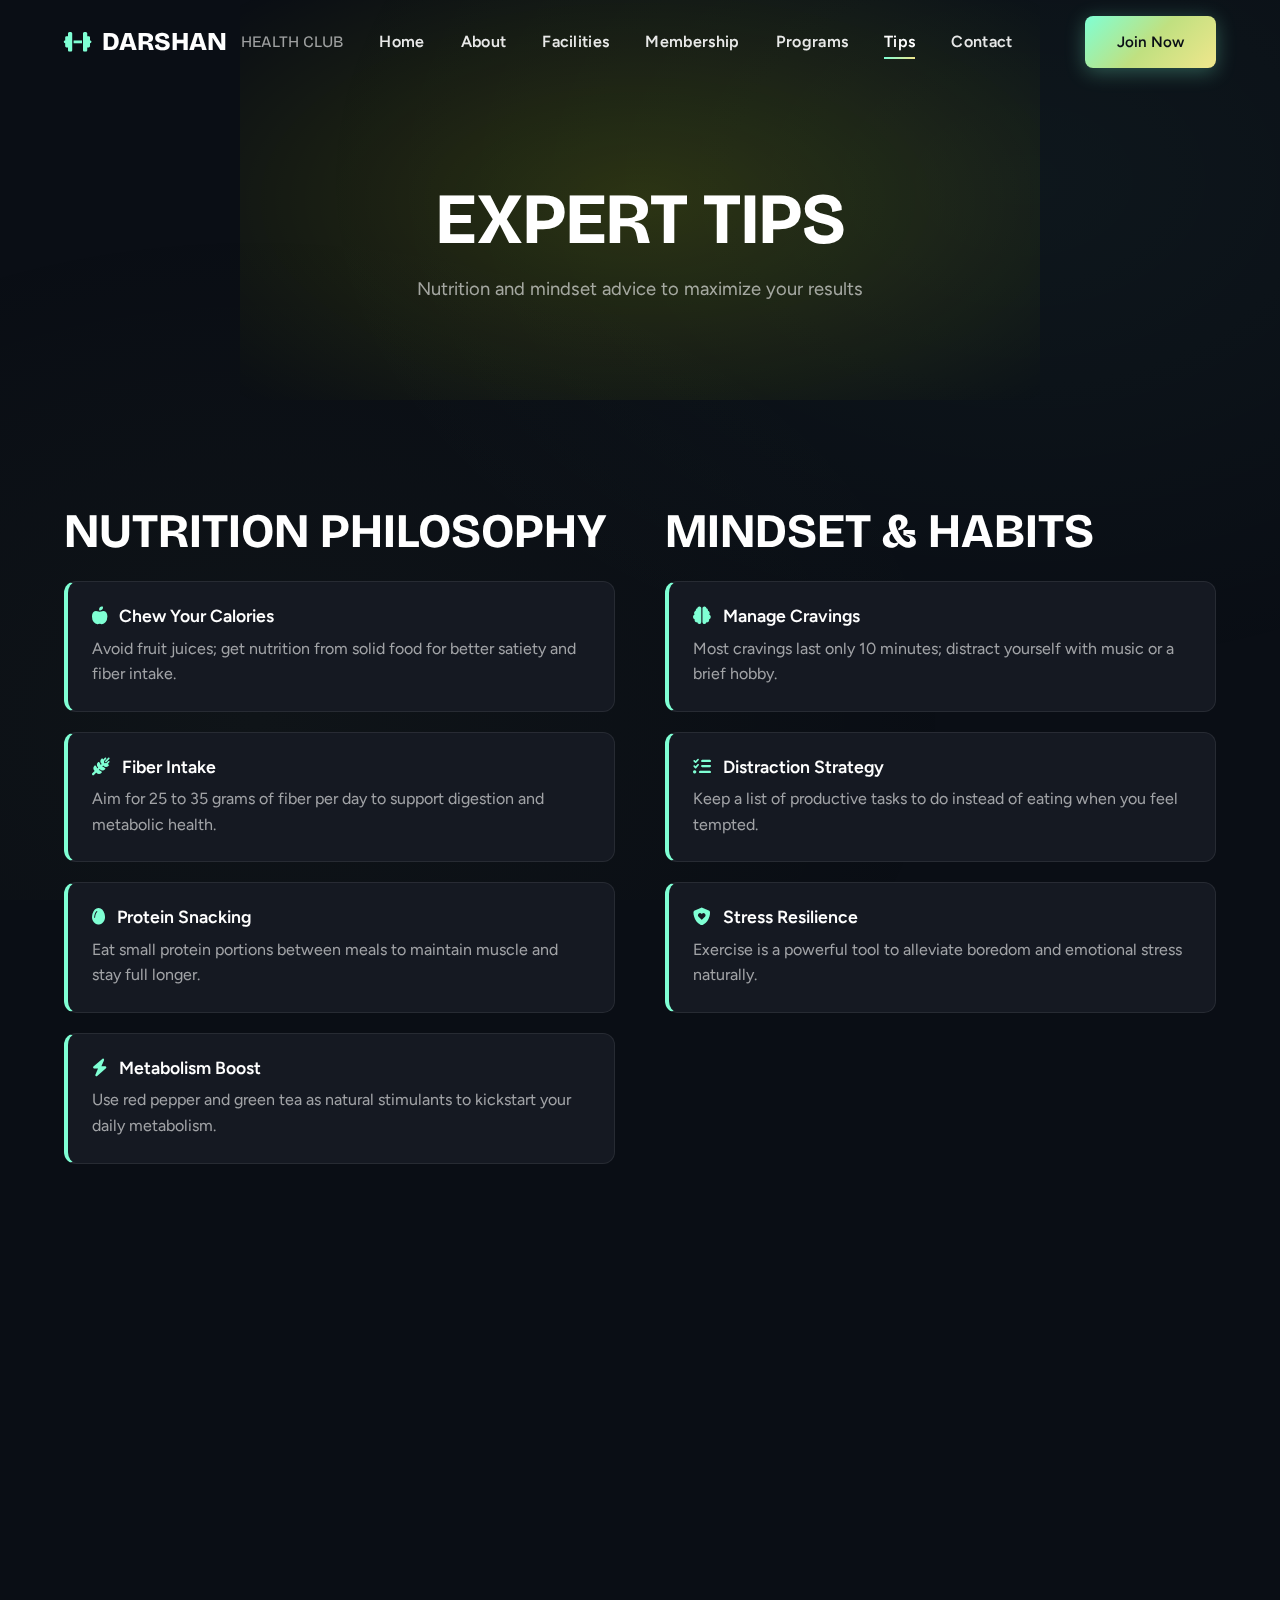
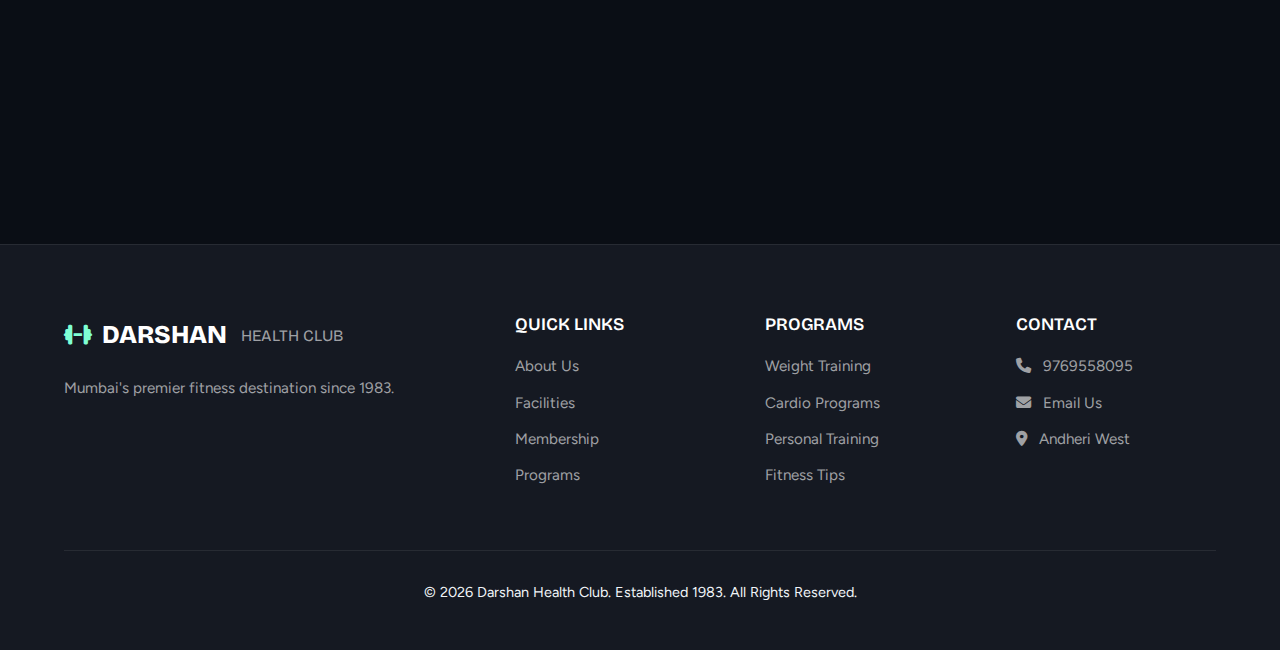
<file: standalone/tips.html>
<!DOCTYPE html>
<html lang="en">

<head>
    <meta charset="UTF-8">
    <meta name="viewport" content="width=device-width, initial-scale=1.0">
    <title>Fitness Tips | Darshan Health Club</title>
    <meta name="description" content="Expert nutrition and fitness tips from Darshan Health Club Mumbai.">
    <style>
@import url('https://fonts.googleapis.com/css2?family=Bricolage+Grotesque:wght@400;500;600;700;800&family=Figtree:wght@300;400;500;600;700&display=swap');

/* ========================================
   DESIGN SYSTEM - REACTBITS INSPIRED
   Dark theme with premium purple gradients
   ======================================== */

:root {
    /* Colors - Cult.fit Inspired Theme */
    --bg-dark: #0a0e15;
    --bg-card: #151922;
    --bg-card-hover: #1d232e;
    --bg-elevated: #242b38;

    /* Accent Colors - Cult.fit Exact Palette */
    --primary: #7FFFD4;
    --primary-light: #90EE90;
    --primary-glow: rgba(127, 255, 212, 0.3);
    --accent-mint: #7FFFD4;
    --accent-lime: #C0E080;
    --accent-yellow: #F0E68C;
    --gradient-start: #7FFFD4;
    --gradient-middle: #C0E080;
    --gradient-end: #F0E68C;

    /* Text Colors */
    --text-white: #ffffff;
    --text-cream: #f0f4f8;
    --text-light: rgba(255, 255, 255, 0.9);
    --text-muted: rgba(255, 255, 255, 0.6);
    --text-dim: rgba(255, 255, 255, 0.4);

    /* Borders & Shadows */
    --border: rgba(255, 255, 255, 0.08);
    --border-hover: rgba(255, 255, 255, 0.15);
    --glow: 0 0 40px rgba(127, 255, 212, 0.2);

    /* Typography */
    --font-heading: 'Bricolage Grotesque', sans-serif;
    --font-body: 'Figtree', sans-serif;

    /* Transitions */
    --transition: all 0.3s cubic-bezier(0.4, 0, 0.2, 1);
    --transition-slow: all 0.5s cubic-bezier(0.4, 0, 0.2, 1);
}

* {
    margin: 0;
    padding: 0;
    box-sizing: border-box;
}

html {
    scroll-behavior: smooth;
}

body {
    font-family: var(--font-body);
    background: var(--bg-dark);
    color: var(--text-cream);
    font-size: 16px;
    line-height: 1.6;
    overflow-x: hidden;
}

/* Smooth gradient background */
body::before {
    content: '';
    position: fixed;
    top: 0;
    left: 0;
    width: 100%;
    height: 100%;
    background:
        radial-gradient(ellipse at 80% 20%, rgba(127, 255, 212, 0.04) 0%, transparent 50%),
        radial-gradient(ellipse at 20% 80%, rgba(192, 224, 128, 0.03) 0%, transparent 50%);
    pointer-events: none;
    z-index: -1;
}

/* ========================================
   TYPOGRAPHY
   ======================================== */

h1,
h2,
h3,
h4,
h5,
h6 {
    font-family: var(--font-heading);
    color: var(--text-white);
    font-weight: 700;
    line-height: 1.1;
}

h1 {
    font-size: clamp(2.5rem, 6vw, 4.5rem);
}

h2 {
    font-size: clamp(2rem, 4vw, 3rem);
}

h3 {
    font-size: 1.5rem;
}

h4 {
    font-size: 1.25rem;
}

p {
    margin-bottom: 1rem;
    color: var(--text-cream);
}

a {
    text-decoration: none;
    color: inherit;
    transition: var(--transition);
}

/* Gradient text */
.gradient-text {
    background: linear-gradient(135deg, var(--gradient-start), var(--gradient-end));
    -webkit-background-clip: text;
    background-clip: text;
    -webkit-text-fill-color: transparent;
}

/* ========================================
   LAYOUT
   ======================================== */

.container {
    max-width: 1200px;
    margin: 0 auto;
    padding: 0 24px;
}

.section {
    padding: 100px 0;
    position: relative;
}

.section-header {
    text-align: center;
    margin-bottom: 60px;
}

.section-header h2 {
    margin-bottom: 16px;
}

.section-header p {
    color: var(--text-muted);
    max-width: 600px;
    margin: 0 auto;
    font-size: 1.1rem;
}

/* ========================================
   HEADER / NAVIGATION
   ======================================== */

header {
    position: fixed;
    top: 0;
    left: 0;
    right: 0;
    z-index: 1000;
    padding: 16px 0;
    background: transparent;
    transition: var(--transition);
}

header.scrolled {
    background: rgba(6, 0, 16, 0.9);
    backdrop-filter: blur(20px);
    border-bottom: 1px solid var(--border);
}

nav {
    display: flex;
    justify-content: space-between;
    align-items: center;
}

.logo {
    font-family: var(--font-heading);
    font-size: 1.6rem;
    font-weight: 800;
    color: var(--text-white);
    display: flex;
    align-items: center;
    gap: 10px;
}

.logo i {
    color: var(--primary);
    font-size: 1.4rem;
}

.logo span {
    font-weight: 400;
    color: var(--text-muted);
    font-size: 1rem;
    margin-left: 4px;
}

.nav-links {
    display: flex;
    gap: 36px;
    list-style: none;
}

.nav-links a {
    font-size: 1rem;
    font-weight: 600;
    color: var(--text-light);
    position: relative;
    padding: 8px 0;
    letter-spacing: 0.02em;
}

.nav-links a:hover,
.nav-links a.active {
    color: var(--text-white);
}

.nav-links a::after {
    content: '';
    position: absolute;
    bottom: 0;
    left: 0;
    width: 0;
    height: 2px;
    background: linear-gradient(90deg, var(--primary), var(--gradient-end));
    transition: var(--transition);
}

.nav-links a:hover::after,
.nav-links a.active::after {
    width: 100%;
}

.menu-toggle {
    display: none;
    background: none;
    border: none;
    font-size: 1.5rem;
    color: var(--text-white);
    cursor: pointer;
}

/* ========================================
   BUTTONS
   ======================================== */

.btn {
    display: inline-flex;
    align-items: center;
    justify-content: center;
    padding: 14px 32px;
    font-family: var(--font-body);
    font-size: 0.95rem;
    font-weight: 600;
    border-radius: 8px;
    border: none;
    cursor: pointer;
    transition: var(--transition);
    position: relative;
    overflow: hidden;
}

.btn-primary {
    background: linear-gradient(135deg, #7FFFD4, #C0E080, #F0E68C);
    color: #0a0e15;
    font-weight: 600;
    box-shadow: 0 4px 20px rgba(127, 255, 212, 0.3);
}

.btn-primary:hover {
    transform: translateY(-3px);
    box-shadow: 0 8px 30px rgba(127, 255, 212, 0.4);
}

.btn-outline {
    background: transparent;
    color: var(--text-cream);
    border: 2px solid var(--border-hover);
}

.btn-outline:hover {
    border-color: var(--primary);
    color: var(--text-white);
    box-shadow: 0 0 20px rgba(234, 255, 0, 0.2);
}

.btn-mobile-only {
    display: none;
}

.header-btn {
    display: inline-flex;
}

/* ========================================
   HERO SECTION - CULT.FIT INSPIRED
   ======================================== */

.hero-fullscreen {
    position: relative;
    width: 100%;
    height: 100vh;
    min-height: 600px;
    display: flex;
    align-items: center;
    justify-content: center;
    overflow: hidden;
}

.hero-bg-image {
    position: absolute;
    top: 0;
    left: 0;
    width: 100%;
    height: 100%;
    background-size: cover;
    background-position: center;
    background-repeat: no-repeat;
    z-index: 1;
}

.hero-overlay {
    position: absolute;
    top: 0;
    left: 0;
    width: 100%;
    height: 100%;
    background: linear-gradient(to bottom,
            rgba(10, 14, 21, 0.3) 0%,
            rgba(10, 14, 21, 0.6) 50%,
            rgba(10, 14, 21, 0.9) 100%);
    z-index: 2;
}

.hero-center-content {
    position: relative;
    z-index: 3;
    text-align: center;
    padding: 0 24px;
    max-width: 900px;
    margin-top: 60px;
}

.hero-pretitle {
    font-family: var(--font-heading);
    font-size: clamp(1.2rem, 3vw, 1.8rem);
    font-weight: 500;
    color: var(--text-white);
    letter-spacing: 0.3em;
    margin-bottom: 8px;
    text-transform: uppercase;
}

.hero-brand {
    font-family: var(--font-heading);
    font-size: clamp(3.5rem, 12vw, 8rem);
    font-weight: 800;
    line-height: 0.95;
    margin-bottom: 8px;
    background: linear-gradient(135deg, #7FFFD4 0%, #C0E080 50%, #F0E68C 100%);
    -webkit-background-clip: text;
    background-clip: text;
    -webkit-text-fill-color: transparent;
    text-shadow: 0 0 80px rgba(127, 255, 212, 0.3);
    letter-spacing: -0.02em;
    display: block;
}

.hero-brand-sub {
    display: block;
    font-size: clamp(1.5rem, 5vw, 3.5rem);
    font-weight: 700;
    letter-spacing: 0.1em;
    margin-top: 4px;
    background: linear-gradient(135deg, #90EE90 0%, #F0E68C 100%);
    -webkit-background-clip: text;
    background-clip: text;
    -webkit-text-fill-color: transparent;
}

.hero-tagline {
    font-family: var(--font-body);
    font-size: clamp(1rem, 2.5vw, 1.4rem);
    font-weight: 400;
    color: var(--text-light);
    line-height: 1.6;
    margin-bottom: 40px;
    max-width: 500px;
    margin-left: auto;
    margin-right: auto;
}

.btn-hero-outline {
    display: inline-block;
    padding: 16px 40px;
    font-family: var(--font-body);
    font-size: 0.95rem;
    font-weight: 600;
    letter-spacing: 0.1em;
    text-transform: uppercase;
    color: var(--text-white);
    background: transparent;
    border: 2px solid var(--text-white);
    border-radius: 4px;
    cursor: pointer;
    transition: var(--transition);
}

.btn-hero-outline:hover {
    background: var(--text-white);
    color: var(--bg-dark);
    transform: translateY(-2px);
    box-shadow: 0 10px 30px rgba(255, 255, 255, 0.2);
}

.scroll-indicator {
    position: relative;
    margin-top: 32px;
    color: var(--text-muted);
    font-size: 1.5rem;
    animation: bounce 2s infinite;
    display: flex;
    flex-direction: column;
    align-items: center;
}

@keyframes bounce {

    0%,
    20%,
    50%,
    80%,
    100% {
        transform: translateY(0);
    }

    40% {
        transform: translateY(-10px);
    }

    60% {
        transform: translateY(-5px);
    }
}

/* Old hero styles - kept for compatibility */
.hero {
    min-height: 100vh;
    display: flex;
    align-items: center;
    position: relative;
    overflow: hidden;
    padding-top: 100px;
}

.hero::before {
    content: '';
    position: absolute;
    top: -50%;
    right: -20%;
    width: 80%;
    height: 150%;
    background: radial-gradient(ellipse, rgba(234, 255, 0, 0.08) 0%, transparent 60%);
    pointer-events: none;
}

.hero-grid {
    display: grid;
    grid-template-columns: 1fr 1fr;
    gap: 60px;
    align-items: center;
}

.hero-content {
    position: relative;
    z-index: 2;
}

.hero-tag {
    display: inline-flex;
    align-items: center;
    gap: 8px;
    background: rgba(234, 255, 0, 0.1);
    border: 1px solid rgba(234, 255, 0, 0.3);
    color: var(--primary);
    padding: 8px 16px;
    font-size: 0.85rem;
    font-weight: 600;
    border-radius: 50px;
    margin-bottom: 24px;
}

.hero h1 {
    margin-bottom: 20px;
    letter-spacing: -0.02em;
}

.hero p {
    font-size: 1.15rem;
    line-height: 1.7;
    margin-bottom: 36px;
    max-width: 500px;
}

.hero-buttons {
    display: flex;
    gap: 16px;
}

.hero-visual {
    position: relative;
}

.hero-image {
    width: 100%;
    border-radius: 16px;
    box-shadow: 0 30px 60px rgba(0, 0, 0, 0.5);
    border: 1px solid var(--border);
}

.hero-mobile-image {
    display: none;
}

/* Floating elements */
.float-element {
    position: absolute;
    background: var(--bg-card);
    border: 1px solid var(--border);
    border-radius: 12px;
    padding: 16px 20px;
    box-shadow: 0 10px 30px rgba(0, 0, 0, 0.3);
    animation: float 6s ease-in-out infinite;
}

@keyframes float {

    0%,
    100% {
        transform: translateY(0);
    }

    50% {
        transform: translateY(-10px);
    }
}

/* ========================================
   3D CAROUSEL
   ======================================== */

.carousel-section {
    padding: 80px 0 120px;
    overflow: hidden;
}

.carousel-container {
    position: relative;
    height: 400px;
    perspective: 1000px;
    max-width: 100%;
    margin: 0 auto;
}

.carousel-track {
    display: flex;
    justify-content: center;
    align-items: center;
    height: 100%;
    position: relative;
    transform-style: preserve-3d;
}

.carousel-slide {
    position: absolute;
    width: 320px;
    height: 220px;
    border-radius: 16px;
    overflow: hidden;
    cursor: pointer;
    transition: all 0.5s cubic-bezier(0.4, 0, 0.2, 1);
    box-shadow: 0 20px 50px rgba(0, 0, 0, 0.4);
    border: 1px solid var(--border);
}

.carousel-slide img {
    width: 100%;
    height: 100%;
    object-fit: cover;
}

.carousel-slide.active {
    z-index: 10;
    transform: translateX(0) scale(1.15);
    box-shadow: 0 30px 60px rgba(234, 255, 0, 0.2);
    border-color: var(--primary);
}

.carousel-slide.prev {
    transform: translateX(-280px) rotateY(25deg) scale(0.85);
    z-index: 5;
    opacity: 0.7;
}

.carousel-slide.prev-2 {
    transform: translateX(-480px) rotateY(35deg) scale(0.7);
    z-index: 3;
    opacity: 0.4;
}

.carousel-slide.next {
    transform: translateX(280px) rotateY(-25deg) scale(0.85);
    z-index: 5;
    opacity: 0.7;
}

.carousel-slide.next-2 {
    transform: translateX(480px) rotateY(-35deg) scale(0.7);
    z-index: 3;
    opacity: 0.4;
}

.carousel-slide.hidden {
    opacity: 0;
    pointer-events: none;
}

.carousel-controls {
    display: flex;
    justify-content: center;
    gap: 16px;
    margin-top: 20px;
    margin-bottom: 60px;
}

.carousel-btn {
    width: 50px;
    height: 50px;
    border-radius: 50%;
    background: var(--bg-card);
    border: 1px solid var(--border);
    color: var(--text-white);
    font-size: 1.2rem;
    cursor: pointer;
    transition: var(--transition);
    display: flex;
    align-items: center;
    justify-content: center;
}

.carousel-btn:hover {
    background: var(--primary);
    border-color: var(--primary);
    box-shadow: 0 0 20px rgba(234, 255, 0, 0.4);
}

.carousel-dots {
    display: flex;
    justify-content: center;
    gap: 10px;
    margin-top: 24px;
}

.carousel-dot {
    width: 10px;
    height: 10px;
    border-radius: 50%;
    background: var(--border);
    cursor: pointer;
    transition: var(--transition);
}

.carousel-dot.active {
    background: var(--primary);
    box-shadow: 0 0 10px rgba(234, 255, 0, 0.5);
}

/* ========================================
   STATS BAR
   ======================================== */

.stats-bar {
    background: var(--bg-card);
    padding: 50px 0;
    border-top: 1px solid var(--border);
    border-bottom: 1px solid var(--border);
}

.stats-grid {
    display: grid;
    grid-template-columns: repeat(4, 1fr);
    gap: 40px;
    text-align: center;
}

.stat-item h3 {
    font-size: 3rem;
    margin-bottom: 8px;
    background: linear-gradient(135deg, var(--primary), var(--gradient-end));
    -webkit-background-clip: text;
    background-clip: text;
    -webkit-text-fill-color: transparent;
}

.stat-item p {
    color: var(--text-muted);
    font-size: 0.95rem;
    margin: 0;
}

/* ========================================
   SERVICE CARDS
   ======================================== */

.services-grid {
    display: grid;
    grid-template-columns: repeat(4, 1fr);
    gap: 24px;
}

.service-card {
    background: var(--bg-card);
    border-radius: 16px;
    overflow: hidden;
    border: 1px solid var(--border);
    transition: var(--transition);
    position: relative;
}

.service-card::before {
    content: '';
    position: absolute;
    top: 0;
    left: 0;
    right: 0;
    height: 3px;
    background: linear-gradient(90deg, var(--primary), var(--gradient-end));
    opacity: 0;
    transition: var(--transition);
}

.service-card:hover {
    transform: translateY(-8px);
    border-color: var(--border-hover);
    box-shadow: var(--glow);
}

.service-card:hover::before {
    opacity: 1;
}

.service-card-image {
    height: 180px;
    background-size: cover;
    background-position: center;
    position: relative;
}

.service-card-image::after {
    content: '';
    position: absolute;
    bottom: 0;
    left: 0;
    right: 0;
    height: 50%;
    background: linear-gradient(to top, var(--bg-card), transparent);
}

.service-card-content {
    padding: 24px;
}

.service-card h3 {
    margin-bottom: 10px;
    font-size: 1.3rem;
}

.service-card p {
    color: var(--text-muted);
    font-size: 0.95rem;
    margin-bottom: 16px;
}

.service-card a {
    color: var(--primary);
    font-weight: 600;
    font-size: 0.9rem;
    display: inline-flex;
    align-items: center;
    gap: 6px;
}

.service-card a:hover {
    gap: 10px;
}

/* ========================================
   TEAM SECTION
   ======================================== */

.team-grid {
    display: grid;
    grid-template-columns: repeat(2, 1fr);
    gap: 40px;
    max-width: 900px;
    margin: 0 auto;
}

.team-card {
    background: var(--bg-card);
    border-radius: 16px;
    padding: 40px;
    text-align: center;
    border: 1px solid var(--border);
    transition: var(--transition);
    position: relative;
    overflow: hidden;
}

.team-card::before {
    content: '';
    position: absolute;
    top: 0;
    left: 50%;
    transform: translateX(-50%);
    width: 100px;
    height: 100px;
    background: radial-gradient(circle, rgba(234, 255, 0, 0.2), transparent);
    filter: blur(40px);
}

.team-card:hover {
    transform: translateY(-8px);
    border-color: var(--border-hover);
}

.team-card img {
    width: 130px;
    height: 130px;
    border-radius: 50%;
    object-fit: cover;
    margin-bottom: 24px;
    border: 4px solid var(--primary);
    position: relative;
    z-index: 1;
}

.team-card h3 {
    margin-bottom: 6px;
    font-size: 1.4rem;
}

.team-card .role {
    color: var(--primary);
    font-size: 0.9rem;
    font-weight: 600;
    margin-bottom: 16px;
}

.team-card p {
    color: var(--text-muted);
    font-size: 0.95rem;
}

/* ========================================
   CTA SECTION
   ======================================== */

.cta-section {
    position: relative;
    padding: 100px 0;
    text-align: center;
    overflow: hidden;
}

.cta-section::before {
    content: '';
    position: absolute;
    inset: 0;
    background: linear-gradient(135deg, rgba(234, 255, 0, 0.1), rgba(200, 255, 0, 0.1));
    border-top: 1px solid var(--border);
    border-bottom: 1px solid var(--border);
}

.cta-content {
    position: relative;
    z-index: 1;
}

.cta-section h2 {
    margin-bottom: 16px;
}

.cta-section p {
    color: var(--text-muted);
    max-width: 500px;
    margin: 0 auto 36px;
    font-size: 1.1rem;
}

/* ========================================
   FOOTER
   ======================================== */

footer {
    background: var(--bg-card);
    padding: 70px 0 30px;
    border-top: 1px solid var(--border);
}

.footer-content {
    display: grid;
    grid-template-columns: 2fr 1fr 1fr 1fr;
    gap: 50px;
    margin-bottom: 50px;
}

.footer-brand .logo {
    margin-bottom: 20px;
}

.footer-brand p {
    color: var(--text-muted);
    font-size: 0.95rem;
    line-height: 1.7;
}

.footer-column h4 {
    color: var(--text-white);
    font-size: 1.1rem;
    margin-bottom: 20px;
    font-weight: 600;
}

.footer-column a {
    display: block;
    color: var(--text-muted);
    font-size: 0.95rem;
    margin-bottom: 12px;
}

.footer-column a:hover {
    color: var(--primary);
}

.footer-bottom {
    border-top: 1px solid var(--border);
    padding-top: 30px;
    text-align: center;
    color: var(--text-dim);
    font-size: 0.9rem;
}

/* ========================================
   PAGE HEADER (Inner Pages)
   ======================================== */

.page-header {
    padding: 180px 0 100px;
    text-align: center;
    position: relative;
    overflow: hidden;
}

.page-header::before {
    content: '';
    position: absolute;
    top: 0;
    left: 50%;
    transform: translateX(-50%);
    width: 800px;
    height: 400px;
    background: radial-gradient(ellipse, rgba(234, 255, 0, 0.15), transparent);
    pointer-events: none;
}

.page-header h1 {
    margin-bottom: 16px;
    position: relative;
}

.page-header p {
    color: var(--text-muted);
    font-size: 1.15rem;
    max-width: 600px;
    margin: 0 auto;
    position: relative;
}

/* ========================================
   GLASS CARDS (Inner Pages)
   ======================================== */

.glass {
    background: var(--bg-card);
    border-radius: 16px;
    border: 1px solid var(--border);
}

.glass-card {
    padding: 28px;
    transition: var(--transition);
}

.glass-card:hover {
    border-color: var(--border-hover);
    transform: translateY(-4px);
}

.glass-card h3 {
    margin-bottom: 10px;
    font-size: 1.3rem;
}

.glass-card p {
    color: var(--text-muted);
    font-size: 0.95rem;
}

.glass-card-img {
    height: 160px;
    background-size: cover;
    background-position: center;
    border-radius: 12px;
    margin-bottom: 20px;
}

/* Tips */
.tip-item {
    padding: 24px;
    background: var(--bg-card);
    border-radius: 12px;
    margin-bottom: 20px;
    border: 1px solid var(--border);
    border-left: 4px solid var(--primary);
    transition: var(--transition);
}

.tip-item:hover {
    border-color: var(--border-hover);
    border-left-color: var(--primary);
}

.tip-item h4 {
    font-family: var(--font-body);
    font-weight: 600;
    margin-bottom: 10px;
    display: flex;
    align-items: center;
    gap: 12px;
    font-size: 1.1rem;
}

.tip-item h4 i {
    color: var(--primary);
}

.tip-item p {
    color: var(--text-muted);
    margin: 0;
}

/* Forms */
.form-group {
    margin-bottom: 24px;
}

label {
    display: block;
    font-size: 0.9rem;
    font-weight: 500;
    color: var(--text-light);
    margin-bottom: 8px;
}

input,
textarea {
    width: 100%;
    padding: 16px 20px;
    font-family: var(--font-body);
    font-size: 1rem;
    border: 1px solid var(--border);
    border-radius: 8px;
    background: var(--bg-dark);
    color: var(--text-cream);
    transition: var(--transition);
}

input:focus,
textarea:focus {
    outline: none;
    border-color: var(--primary);
    box-shadow: 0 0 0 4px rgba(234, 255, 0, 0.15);
}

input::placeholder,
textarea::placeholder {
    color: var(--text-dim);
}

/* Grids */
.grid-2 {
    display: grid;
    grid-template-columns: 1fr 1fr;
    gap: 50px;
    align-items: start;
}

.grid {
    display: grid;
    grid-template-columns: repeat(auto-fit, minmax(300px, 1fr));
    gap: 28px;
}

/* Equal height cards */
.services-grid {
    display: grid;
    grid-template-columns: repeat(4, 1fr);
    gap: 24px;
}

.services-grid .service-card {
    display: flex;
    flex-direction: column;
    height: 100%;
}

.services-grid .service-card .service-card-content {
    flex: 1;
    display: flex;
    flex-direction: column;
}

.services-grid .service-card .service-card-content p {
    flex: 1;
}

.services-grid .service-card .service-card-content ul {
    flex: 1;
}

/* Text center utility */
.text-center {
    text-align: center;
}

/* ========================================
   ANIMATIONS
   ======================================== */

.reveal {
    opacity: 0;
    transform: translateY(40px);
    transition: opacity 0.8s ease, transform 0.8s ease;
}

.reveal.active {
    opacity: 1;
    transform: translateY(0);
}

.reveal-delay-1 {
    transition-delay: 0.1s;
}

.reveal-delay-2 {
    transition-delay: 0.2s;
}

.reveal-delay-3 {
    transition-delay: 0.3s;
}

.reveal-delay-4 {
    transition-delay: 0.4s;
}

/* Glow animation */
@keyframes glow-pulse {

    0%,
    100% {
        box-shadow: 0 0 20px rgba(234, 255, 0, 0.3);
    }

    50% {
        box-shadow: 0 0 40px rgba(234, 255, 0, 0.5);
    }
}

.glow-animate {
    animation: glow-pulse 3s ease-in-out infinite;
}

/* ========================================
   RESPONSIVE
   ======================================== */

@media (max-width: 992px) {
    .menu-toggle {
        display: block;
    }

    .header-btn {
        display: none !important;
    }

    .nav-links {
        position: fixed;
        top: 0;
        right: -100%;
        width: 80%;
        max-width: 350px;
        height: 100vh;
        background: var(--bg-dark);
        flex-direction: column;
        padding: 100px 40px 40px;
        gap: 24px;
        box-shadow: -20px 0 50px rgba(0, 0, 0, 0.5);
        transition: var(--transition);
        border-left: 1px solid var(--border);
    }

    .nav-links.active {
        right: 0;
    }

    .nav-links a {
        font-size: 1.1rem;
        padding: 12px 0;
    }

    .btn-mobile-only {
        display: inline-flex !important;
        width: 100%;
        margin-top: 24px;
    }

    /* Fullscreen hero responsive */
    .hero-fullscreen {
        min-height: 100vh;
    }

    .hero-center-content {
        margin-top: 40px;
    }

    .hero-pretitle {
        font-size: 1rem;
        letter-spacing: 0.2em;
    }

    .hero-brand {
        font-size: 5rem;
    }

    .hero-tagline {
        font-size: 1rem;
        margin-bottom: 32px;
    }

    .btn-hero-outline {
        padding: 14px 32px;
        font-size: 0.85rem;
    }

    .scroll-indicator {
        bottom: 30px;
    }

    /* Old hero grid styles (kept for compatibility) */
    .hero-grid {
        grid-template-columns: 1fr;
        text-align: center;
    }

    .hero p {
        margin: 0 auto 36px;
    }

    .hero-buttons {
        justify-content: center;
    }

    .hero-visual {
        order: -1;
    }

    .services-grid,
    .footer-content {
        grid-template-columns: repeat(2, 1fr);
    }

    .stats-grid {
        grid-template-columns: repeat(2, 1fr);
        gap: 30px;
    }

    .carousel-slide {
        width: 280px;
        height: 180px;
    }

    .carousel-slide.prev {
        transform: translateX(-220px) rotateY(20deg) scale(0.8);
    }

    .carousel-slide.next {
        transform: translateX(220px) rotateY(-20deg) scale(0.8);
    }

    .carousel-slide.prev-2,
    .carousel-slide.next-2 {
        display: none;
    }
}

@media (max-width: 768px) {
    .section {
        padding: 60px 0;
    }

    .container {
        padding: 0 20px;
    }

    h1 {
        font-size: 2rem;
    }

    h2 {
        font-size: 1.6rem;
    }

    h3 {
        font-size: 1.2rem;
    }

    .page-header {
        padding: 140px 0 60px;
    }

    .page-header h1 {
        font-size: 2rem;
        line-height: 1.2;
    }

    .page-header p {
        font-size: 1rem;
    }

    /* Fullscreen hero mobile */
    .hero-fullscreen {
        min-height: 100vh;
        height: auto;
    }

    .hero-center-content {
        margin-top: 0;
        padding: 0 16px;
    }

    .hero-pretitle {
        font-size: 0.9rem;
        letter-spacing: 0.15em;
        margin-bottom: 6px;
    }

    .hero-brand {
        font-size: clamp(3rem, 18vw, 5rem);
        margin-bottom: 16px;
    }

    .hero-tagline {
        font-size: 0.95rem;
        line-height: 1.5;
        margin-bottom: 28px;
        padding: 0 10px;
    }

    .btn-hero-outline {
        padding: 12px 28px;
        font-size: 0.8rem;
        letter-spacing: 0.08em;
    }

    .scroll-indicator {
        bottom: 20px;
        font-size: 1.2rem;
    }

    .hero {
        min-height: auto;
        padding: 140px 0 60px;
    }

    .hero-visual {
        display: none;
    }

    .hero-mobile-image {
        display: block;
        width: 100%;
        max-width: 350px;
        margin: 30px auto 0;
        border-radius: 12px;
        box-shadow: 0 20px 50px rgba(0, 0, 0, 0.5);
        border: 1px solid var(--border);
    }

    .hero-buttons {
        flex-direction: column;
        align-items: center;
        gap: 12px;
    }

    .hero-buttons .btn {
        width: 100%;
        max-width: 280px;
    }

    .services-grid,
    .team-grid,
    .stats-grid,
    .grid-2 {
        grid-template-columns: 1fr;
        gap: 20px;
    }

    .service-card {
        margin-bottom: 0;
    }

    .service-card-content {
        padding: 20px;
    }

    .service-card h3 {
        font-size: 1.15rem;
    }

    .service-card p {
        font-size: 0.9rem;
    }

    /* Fix tip items on mobile */
    .tip-item {
        padding: 20px;
        margin-bottom: 16px;
    }

    .tip-item h4 {
        font-size: 1rem;
        gap: 10px;
    }

    .tip-item p {
        font-size: 0.9rem;
    }

    /* Team cards */
    .team-card {
        padding: 28px;
    }

    .team-card img {
        width: 100px;
        height: 100px;
        margin-bottom: 16px;
    }

    .team-card h3 {
        font-size: 1.2rem;
    }

    /* Glass cards */
    .glass-card {
        padding: 20px;
    }

    .glass-card h3 {
        font-size: 1.1rem;
    }

    /* Stats */
    .stats-bar {
        padding: 40px 0;
    }

    .stat-item h3 {
        font-size: 2.2rem;
    }

    .stat-item p {
        font-size: 0.85rem;
    }

    /* Forms */
    .form-group {
        margin-bottom: 16px;
    }

    input,
    textarea {
        padding: 14px 16px;
        font-size: 0.95rem;
    }

    /* Footer */
    .footer-content {
        grid-template-columns: 1fr;
        text-align: center;
        gap: 30px;
    }

    .footer-column h4 {
        margin-bottom: 12px;
    }

    .footer-bottom {
        padding-top: 20px;
        font-size: 0.8rem;
    }

    /* Carousel */
    .carousel-section {
        padding: 50px 0;
    }

    .carousel-container {
        height: 280px;
    }

    .carousel-slide {
        width: 240px;
        height: 150px;
    }

    .carousel-slide.active {
        transform: translateX(0) scale(1.1);
    }

    .carousel-slide.prev {
        transform: translateX(-130px) rotateY(12deg) scale(0.75);
        opacity: 0.5;
    }

    .carousel-slide.next {
        transform: translateX(130px) rotateY(-12deg) scale(0.75);
        opacity: 0.5;
    }

    .carousel-btn {
        width: 42px;
        height: 42px;
        font-size: 1rem;
    }

    .carousel-controls {
        margin-top: 24px;
    }

    /* CTA */
    .cta-section {
        padding: 60px 0;
    }

    .cta-section h2 {
        font-size: 1.5rem;
        margin-bottom: 12px;
    }

    .cta-section p {
        font-size: 0.95rem;
        margin-bottom: 24px;
    }

    /* Section header */
    .section-header {
        margin-bottom: 40px;
    }

    .section-header p {
        font-size: 0.95rem;
    }

    /* Buttons */
    .btn {
        padding: 12px 24px;
        font-size: 0.9rem;
    }
}

@media (max-width: 480px) {
    .container {
        padding: 0 16px;
    }

    h1 {
        font-size: 1.75rem;
    }

    h2 {
        font-size: 1.4rem;
    }

    .page-header {
        padding: 120px 0 50px;
    }

    .hero {
        padding: 120px 0 50px;
    }

    .hero-mobile-image {
        max-width: 100%;
        border-radius: 10px;
    }

    .carousel-container {
        height: 240px;
    }

    .carousel-slide {
        width: 200px;
        height: 130px;
    }

    .carousel-slide.prev {
        transform: translateX(-100px) rotateY(10deg) scale(0.7);
    }

    .carousel-slide.next {
        transform: translateX(100px) rotateY(-10deg) scale(0.7);
    }

    .stat-item h3 {
        font-size: 1.8rem;
    }

    .service-card-image {
        height: 140px;
    }

    .service-card-content {
        padding: 16px;
    }

    .team-card {
        padding: 20px;
    }

    .team-card img {
        width: 80px;
        height: 80px;
    }

    .grid {
        grid-template-columns: 1fr;
        gap: 16px;
    }

    .tip-item {
        padding: 16px;
    }
}

/* Section padding utility */
.section-padding {
    padding: 100px 0;
}

@media (max-width: 768px) {
    .section-padding {
        padding: 60px 0;
    }
}
</style>
    <link rel="stylesheet" href="https://cdnjs.cloudflare.com/ajax/libs/font-awesome/6.4.0/css/all.min.css">
</head>

<body>
    <!-- Header -->
    <header id="header">
        <div class="container">
            <nav>
                <a href="index.html" class="logo">
                    <i class="fas fa-dumbbell"></i>
                    DARSHAN <span>HEALTH CLUB</span>
                </a>
                <ul class="nav-links">
                    <li><a href="index.html">Home</a></li>
                    <li><a href="about.html">About</a></li>
                    <li><a href="facilities.html">Facilities</a></li>
                    <li><a href="membership.html">Membership</a></li>
                    <li><a href="programs.html">Programs</a></li>
                    <li><a href="tips.html" class="active">Tips</a></li>
                    <li><a href="contact.html">Contact</a></li>
                    <li><a href="contact.html" class="btn btn-primary btn-mobile-only">Join Now</a></li>
                </ul>
                <div style="display: flex; gap: 12px; align-items: center;">
                    <a href="contact.html" class="btn btn-primary header-btn">Join Now</a>
                    <button class="menu-toggle" aria-label="Toggle Menu">
                        <i class="fas fa-bars"></i>
                    </button>
                </div>
            </nav>
        </div>
    </header>

    <main>
        <!-- Page Header -->
        <section class="page-header">
            <div class="container">
                <h1 class="reveal">EXPERT TIPS</h1>
                <p class="reveal">Nutrition and mindset advice to maximize your results</p>
            </div>
        </section>

        <!-- Tips Content -->
        <section class="section">
            <div class="container">
                <div class="grid-2" style="align-items: start;">
                    <!-- Nutrition -->
                    <div class="reveal">
                        <h2 class="text-gradient" style="margin-bottom: 24px;">NUTRITION PHILOSOPHY</h2>
                        <div class="tip-item">
                            <h4><i class="fas fa-apple-whole"></i> Chew Your Calories</h4>
                            <p>Avoid fruit juices; get nutrition from solid food for better satiety and fiber intake.
                            </p>
                        </div>
                        <div class="tip-item">
                            <h4><i class="fas fa-wheat-awn"></i> Fiber Intake</h4>
                            <p>Aim for 25 to 35 grams of fiber per day to support digestion and metabolic health.</p>
                        </div>
                        <div class="tip-item">
                            <h4><i class="fas fa-egg"></i> Protein Snacking</h4>
                            <p>Eat small protein portions between meals to maintain muscle and stay full longer.</p>
                        </div>
                        <div class="tip-item">
                            <h4><i class="fas fa-bolt"></i> Metabolism Boost</h4>
                            <p>Use red pepper and green tea as natural stimulants to kickstart your daily metabolism.
                            </p>
                        </div>
                    </div>

                    <!-- Mindset -->
                    <div class="reveal">
                        <h2 class="text-gradient" style="margin-bottom: 24px;">MINDSET & HABITS</h2>
                        <div class="tip-item">
                            <h4><i class="fas fa-brain"></i> Manage Cravings</h4>
                            <p>Most cravings last only 10 minutes; distract yourself with music or a brief hobby.</p>
                        </div>
                        <div class="tip-item">
                            <h4><i class="fas fa-list-check"></i> Distraction Strategy</h4>
                            <p>Keep a list of productive tasks to do instead of eating when you feel tempted.</p>
                        </div>
                        <div class="tip-item">
                            <h4><i class="fas fa-shield-heart"></i> Stress Resilience</h4>
                            <p>Exercise is a powerful tool to alleviate boredom and emotional stress naturally.</p>
                        </div>
                    </div>
                </div>
            </div>
        </section>

        <!-- Benefits Section -->
        <section class="section">
            <div class="container">
                <div class="section-header reveal">
                    <h2>WHY EXERCISE MATTERS</h2>
                    <p>The science-backed benefits of regular physical activity</p>
                </div>
                <div class="grid">
                    <div class="glass glass-card reveal text-center">
                        <i class="fas fa-heart"
                            style="font-size: 2rem; color: var(--primary); margin-bottom: 16px;"></i>
                        <h3>HEART HEALTH</h3>
                        <p>A vital investment for blood pressure, cholesterol, and heart disease prevention.</p>
                    </div>
                    <div class="glass glass-card reveal text-center">
                        <i class="fas fa-weight-scale"
                            style="font-size: 2rem; color: var(--primary); margin-bottom: 16px;"></i>
                        <h3>VISIBLE RESULTS</h3>
                        <p>Expect weight loss, improved skin tone, bone density, and flexibility.</p>
                    </div>
                    <div class="glass glass-card reveal text-center">
                        <i class="fas fa-spa" style="font-size: 2rem; color: var(--primary); margin-bottom: 16px;"></i>
                        <h3>WELLNESS</h3>
                        <p>Enhanced capacity to manage physical and emotional day-to-day stress.</p>
                    </div>
                </div>
            </div>
        </section>
    </main>

    <!-- Footer -->
    <footer>
        <div class="container">
            <div class="footer-content">
                <div class="footer-brand">
                    <a href="index.html" class="logo">
                        <i class="fas fa-dumbbell"></i>
                        DARSHAN <span>HEALTH CLUB</span>
                    </a>
                    <p style="margin-top: 16px;">Mumbai's premier fitness destination since 1983.</p>
                </div>
                <div class="footer-column">
                    <h4>QUICK LINKS</h4>
                    <a href="about.html">About Us</a>
                    <a href="facilities.html">Facilities</a>
                    <a href="membership.html">Membership</a>
                    <a href="programs.html">Programs</a>
                </div>
                <div class="footer-column">
                    <h4>PROGRAMS</h4>
                    <a href="programs.html">Weight Training</a>
                    <a href="programs.html">Cardio Programs</a>
                    <a href="programs.html">Personal Training</a>
                    <a href="tips.html">Fitness Tips</a>
                </div>
                <div class="footer-column">
                    <h4>CONTACT</h4>
                    <a href="tel:9769558095"><i class="fas fa-phone" style="margin-right: 8px;"></i> 9769558095</a>
                    <a href="mailto:darshanhealthclub@gmail.com"><i class="fas fa-envelope"
                            style="margin-right: 8px;"></i> Email Us</a>
                    <a href="contact.html"><i class="fas fa-map-marker-alt" style="margin-right: 8px;"></i> Andheri
                        West</a>
                </div>
            </div>
            <div class="footer-bottom">
                <p>&copy; 2026 Darshan Health Club. Established 1983. All Rights Reserved.</p>
            </div>
        </div>
    </footer>

    <script>
// Sticky Header Effect
const header = document.getElementById('header');
window.addEventListener('scroll', () => {
    if (header) {
        if (window.scrollY > 50) {
            header.classList.add('scrolled');
        } else {
            header.classList.remove('scrolled');
        }
    }
});

// Reveal Animations on Scroll
const reveals = document.querySelectorAll('.reveal');
const revealObserver = new IntersectionObserver((entries) => {
    entries.forEach(entry => {
        if (entry.isIntersecting) {
            entry.target.classList.add('active');
        }
    });
}, { threshold: 0.1 });

reveals.forEach(reveal => revealObserver.observe(reveal));

// Active Nav Link Highlight
const currentPath = window.location.pathname.split('/').pop() || 'index.html';
document.querySelectorAll('.nav-links a').forEach(link => {
    if (link.getAttribute('href') === currentPath) {
        link.classList.add('active');
    }
});

// Mobile Menu Toggle
const menuToggle = document.querySelector('.menu-toggle');
const navLinks = document.querySelector('.nav-links');

if (menuToggle && navLinks) {
    menuToggle.addEventListener('click', () => {
        navLinks.classList.toggle('active');
        const icon = menuToggle.querySelector('i');
        if (navLinks.classList.contains('active')) {
            icon.classList.replace('fa-bars', 'fa-times');
        } else {
            icon.classList.replace('fa-times', 'fa-bars');
        }
    });

    // Close menu when a link is clicked
    document.querySelectorAll('.nav-links a').forEach(link => {
        link.addEventListener('click', () => {
            navLinks.classList.remove('active');
            menuToggle.querySelector('i').classList.replace('fa-times', 'fa-bars');
        });
    });
}

// ========================================
// 3D COVERFLOW CAROUSEL
// ========================================

class Carousel3D {
    constructor(container) {
        this.track = container.querySelector('#carouselTrack');
        this.slides = container.querySelectorAll('.carousel-slide');
        this.prevBtn = container.querySelector('#prevBtn');
        this.nextBtn = container.querySelector('#nextBtn');
        this.dotsContainer = container.querySelector('#carouselDots');

        if (!this.track || this.slides.length === 0) return;

        this.currentIndex = 0;
        this.totalSlides = this.slides.length;
        this.isAnimating = false;
        this.autoplayInterval = null;
        this.touchStartX = 0;
        this.touchEndX = 0;

        this.init();
    }

    init() {
        this.createDots();
        this.updateCarousel();
        this.bindEvents();
        this.startAutoplay();
    }

    createDots() {
        if (!this.dotsContainer) return;

        for (let i = 0; i < this.totalSlides; i++) {
            const dot = document.createElement('div');
            dot.classList.add('carousel-dot');
            if (i === 0) dot.classList.add('active');
            dot.addEventListener('click', () => this.goToSlide(i));
            this.dotsContainer.appendChild(dot);
        }

        this.dots = this.dotsContainer.querySelectorAll('.carousel-dot');
    }

    updateCarousel() {
        this.slides.forEach((slide, index) => {
            slide.classList.remove('active', 'prev', 'prev-2', 'next', 'next-2', 'hidden');

            const diff = index - this.currentIndex;

            if (diff === 0) {
                slide.classList.add('active');
            } else if (diff === -1 || (this.currentIndex === 0 && index === this.totalSlides - 1)) {
                if (diff === -1) slide.classList.add('prev');
                else slide.classList.add('prev');
            } else if (diff === -2 || (this.currentIndex <= 1 && index === this.totalSlides - 2 + this.currentIndex)) {
                if (diff === -2) slide.classList.add('prev-2');
                else slide.classList.add('hidden');
            } else if (diff === 1 || (this.currentIndex === this.totalSlides - 1 && index === 0)) {
                if (diff === 1) slide.classList.add('next');
                else slide.classList.add('next');
            } else if (diff === 2 || (this.currentIndex >= this.totalSlides - 2 && index === 1 - (this.totalSlides - 1 - this.currentIndex))) {
                if (diff === 2) slide.classList.add('next-2');
                else slide.classList.add('hidden');
            } else {
                slide.classList.add('hidden');
            }
        });

        // Update dots
        if (this.dots) {
            this.dots.forEach((dot, index) => {
                dot.classList.toggle('active', index === this.currentIndex);
            });
        }
    }

    goToSlide(index) {
        if (this.isAnimating || index === this.currentIndex) return;

        this.isAnimating = true;
        this.currentIndex = index;
        this.updateCarousel();

        setTimeout(() => {
            this.isAnimating = false;
        }, 500);
    }

    next() {
        const nextIndex = (this.currentIndex + 1) % this.totalSlides;
        this.goToSlide(nextIndex);
    }

    prev() {
        const prevIndex = (this.currentIndex - 1 + this.totalSlides) % this.totalSlides;
        this.goToSlide(prevIndex);
    }

    bindEvents() {
        if (this.prevBtn) {
            this.prevBtn.addEventListener('click', () => {
                this.stopAutoplay();
                this.prev();
                this.startAutoplay();
            });
        }

        if (this.nextBtn) {
            this.nextBtn.addEventListener('click', () => {
                this.stopAutoplay();
                this.next();
                this.startAutoplay();
            });
        }

        // Touch/swipe support
        this.track.addEventListener('touchstart', (e) => {
            this.touchStartX = e.changedTouches[0].screenX;
        }, { passive: true });

        this.track.addEventListener('touchend', (e) => {
            this.touchEndX = e.changedTouches[0].screenX;
            this.handleSwipe();
        }, { passive: true });

        // Mouse drag support
        let isDragging = false;
        let startX = 0;

        this.track.addEventListener('mousedown', (e) => {
            isDragging = true;
            startX = e.clientX;
            this.track.style.cursor = 'grabbing';
        });

        this.track.addEventListener('mousemove', (e) => {
            if (!isDragging) return;
            e.preventDefault();
        });

        this.track.addEventListener('mouseup', (e) => {
            if (!isDragging) return;
            isDragging = false;
            this.track.style.cursor = 'grab';

            const diff = e.clientX - startX;
            if (Math.abs(diff) > 50) {
                this.stopAutoplay();
                if (diff > 0) {
                    this.prev();
                } else {
                    this.next();
                }
                this.startAutoplay();
            }
        });

        this.track.addEventListener('mouseleave', () => {
            isDragging = false;
            this.track.style.cursor = 'grab';
        });

        // Click on slide to navigate
        this.slides.forEach((slide) => {
            slide.addEventListener('click', () => {
                const index = parseInt(slide.dataset.index);
                this.stopAutoplay();
                this.goToSlide(index);
                this.startAutoplay();
            });
        });

        // Keyboard navigation
        document.addEventListener('keydown', (e) => {
            if (e.key === 'ArrowLeft') {
                this.stopAutoplay();
                this.prev();
                this.startAutoplay();
            } else if (e.key === 'ArrowRight') {
                this.stopAutoplay();
                this.next();
                this.startAutoplay();
            }
        });
    }

    handleSwipe() {
        const diff = this.touchStartX - this.touchEndX;
        if (Math.abs(diff) > 50) {
            this.stopAutoplay();
            if (diff > 0) {
                this.next();
            } else {
                this.prev();
            }
            this.startAutoplay();
        }
    }

    startAutoplay() {
        this.stopAutoplay();
        this.autoplayInterval = setInterval(() => {
            this.next();
        }, 4000);
    }

    stopAutoplay() {
        if (this.autoplayInterval) {
            clearInterval(this.autoplayInterval);
            this.autoplayInterval = null;
        }
    }
}

// Initialize carousel
document.addEventListener('DOMContentLoaded', () => {
    const carouselContainer = document.querySelector('.carousel-container');
    if (carouselContainer) {
        new Carousel3D(carouselContainer);
    }
});

// Form Submission Simulation
const contactForm = document.getElementById('contactForm');
if (contactForm) {
    contactForm.addEventListener('submit', (e) => {
        e.preventDefault();
        const btn = contactForm.querySelector('button');
        const originalText = btn.textContent;
        btn.innerHTML = '<i class="fas fa-spinner fa-spin"></i> Sending...';
        btn.disabled = true;

        setTimeout(() => {
            alert('Thank you for your inquiry! The Darshan Health Club team will contact you shortly.');
            contactForm.reset();
            btn.textContent = originalText;
            btn.disabled = false;
        }, 1500);
    });
}

</script>
</body>

</html>
</file>
<file: index.css>
@import url('https://fonts.googleapis.com/css2?family=Bebas+Neue&family=Outfit:wght@300;400;500;600;700;800&display=swap');

:root {
    --primary: #e63946;
    --primary-glow: rgba(230, 57, 70, 0.4);
    --bg-dark: #050505;
    --bg-card: rgba(20, 20, 20, 0.7);
    --glass-border: rgba(255, 255, 255, 0.1);
    --text-white: #ffffff;
    --text-muted: #d0d0d0;
    --accent: #ff4d6d;
    --transition: all 0.4s cubic-bezier(0.165, 0.84, 0.44, 1);
}

* {
    margin: 0;
    padding: 0;
    box-sizing: border-box;
}

body {
    font-family: 'Outfit', sans-serif;
    background-color: var(--bg-dark);
    color: var(--text-white);
    line-height: 1.7;
    overflow-x: hidden;
    /* Subtle mesh gradient background */
    background-image:
        radial-gradient(at 0% 0%, rgba(230, 57, 70, 0.05) 0px, transparent 50%),
        radial-gradient(at 100% 100%, rgba(230, 57, 70, 0.05) 0px, transparent 50%);
}

/* Scrollbar */
::-webkit-scrollbar {
    width: 8px;
}

::-webkit-scrollbar-track {
    background: var(--bg-dark);
}

::-webkit-scrollbar-thumb {
    background: #333;
    border-radius: 10px;
}

::-webkit-scrollbar-thumb:hover {
    background: var(--primary);
}

/* Typography */
h1,
h2,
h3,
h4,
.logo {
    font-family: 'Bebas Neue', sans-serif;
    letter-spacing: 1px;
    font-weight: 400;
}

h1 {
    font-size: clamp(60px, 10vw, 120px);
    line-height: 0.9;
}

h2 {
    font-size: clamp(40px, 6vw, 64px);
    line-height: 1;
    margin-bottom: 24px;
}

h3 {
    font-size: 24px;
    margin-bottom: 12px;
    font-weight: 600;
}

.glass-card h3 {
    font-family: 'Outfit', sans-serif;
    letter-spacing: 0;
    text-transform: none;
}

.text-gradient {
    background: linear-gradient(135deg, #ffffff 0%, #e63946 100%);
    -webkit-background-clip: text;
    background-clip: text;
    -webkit-text-fill-color: transparent;
}

/* Glassmorphism Classes */
.glass {
    background: var(--bg-card);
    backdrop-filter: blur(12px);
    -webkit-backdrop-filter: blur(12px);
    border: 1px solid var(--glass-border);
    box-shadow: 0 8px 32px 0 rgba(0, 0, 0, 0.37);
}

.glass-card {
    padding: 32px;
    border-radius: 20px;
    transition: var(--transition);
    position: relative;
    overflow: hidden;
    z-index: 1;
    display: flex;
    flex-direction: column;
    justify-content: flex-end;
    min-height: 400px;
}

.glass-card:hover {
    transform: translateY(-10px) scale(1.02);
    border-color: var(--primary);
    box-shadow: 0 15px 45px rgba(230, 57, 70, 0.15);
}

.glass-card-img {
    position: absolute;
    top: 0;
    left: 0;
    width: 100%;
    height: 100%;
    z-index: -1;
    background-size: cover;
    background-position: center;
    transition: var(--transition);
    opacity: 0.6;
}

.glass-card-img::after {
    content: '';
    position: absolute;
    top: 0;
    left: 0;
    width: 100%;
    height: 100%;
    background: linear-gradient(to top, var(--bg-card) 20%, rgba(5, 5, 5, 0.8) 100%);
}

.glass-card:hover .glass-card-img {
    transform: scale(1.1);
    opacity: 0.8;
}

/* Buttons */
.btn {
    display: inline-flex;
    align-items: center;
    justify-content: center;
    padding: 18px 36px;
    border-radius: 12px;
    font-family: 'Bebas Neue', sans-serif;
    font-size: 20px;
    text-decoration: none;
    text-transform: uppercase;
    letter-spacing: 2px;
    transition: var(--transition);
    cursor: pointer;
    border: none;
    position: relative;
    overflow: hidden;
}

.btn-primary {
    background: linear-gradient(135deg, var(--primary) 0%, var(--accent) 100%);
    color: white;
    box-shadow: 0 10px 20px var(--primary-glow);
}

.btn-primary:hover {
    transform: translateY(-5px);
    box-shadow: 0 15px 30px var(--primary-glow);
}

.btn-outline {
    background: transparent;
    color: white;
    border: 2px solid white;
}

.btn-outline:hover {
    background: white;
    color: black;
}

/* Global Navigation */
header {
    position: fixed;
    top: 0;
    width: 100%;
    z-index: 1000;
    padding: 24px 0;
    transition: var(--transition);
}

header.scrolled {
    padding: 16px 0;
    background: rgba(5, 5, 5, 0.8);
    backdrop-filter: blur(20px);
    border-bottom: 1px solid var(--glass-border);
}

nav {
    display: flex;
    justify-content: space-between;
    align-items: center;
}

.logo {
    font-size: 32px;
    color: white;
    text-decoration: none;
    display: flex;
    align-items: center;
    gap: 12px;
}

.logo span {
    color: var(--primary);
}

.nav-links {
    display: flex;
    gap: 40px;
    list-style: none;
}

.nav-links a {
    text-decoration: none;
    color: var(--text-white);
    font-family: 'Bebas Neue', sans-serif;
    font-size: 20px;
    letter-spacing: 1px;
    transition: var(--transition);
    opacity: 0.8;
}

.nav-links a:hover,
.nav-links a.active {
    opacity: 1;
    color: var(--primary);
}

/* Sections */
.container {
    max-width: 1200px;
    margin: 0 auto;
    padding: 0 24px;
}

.hero {
    min-height: 100vh;
    display: flex;
    align-items: center;
    padding-top: 100px;
    position: relative;
}

.section-padding {
    padding: 120px 0;
}

/* Reveal Animation Class */
.reveal {
    opacity: 0;
    transform: translateY(50px);
    transition: opacity 1s ease-out, transform 1s cubic-bezier(0.165, 0.84, 0.44, 1);
}

.reveal.active {
    opacity: 1;
    transform: translateY(0);
}

/* Grid System */
.grid {
    display: grid;
    grid-template-columns: repeat(auto-fit, minmax(300px, 1fr));
    gap: 32px;
}

/* Footer */
footer {
    padding: 80px 0 40px;
    background: #000;
    border-top: 1px solid var(--glass-border);
}

/* Unboxed Sections */
.unboxed-section {
    position: relative;
    z-index: 1;
}

.tip-item {
    margin-bottom: 40px;
    padding-left: 20px;
    border-left: 2px solid rgba(230, 57, 70, 0.3);
    transition: var(--transition);
}

.tip-item:hover {
    border-left-color: var(--primary);
    transform: translateX(10px);
}

.tip-item h4 {
    font-size: 20px;
    margin-bottom: 8px;
    color: var(--text-white);
    display: flex;
    align-items: center;
    gap: 12px;
}

.tip-item p {
    color: var(--text-muted);
    font-size: 16px;
}

/* Responsive */
@media (max-width: 992px) {
    .nav-links {
        display: none;
    }
}
</file>
